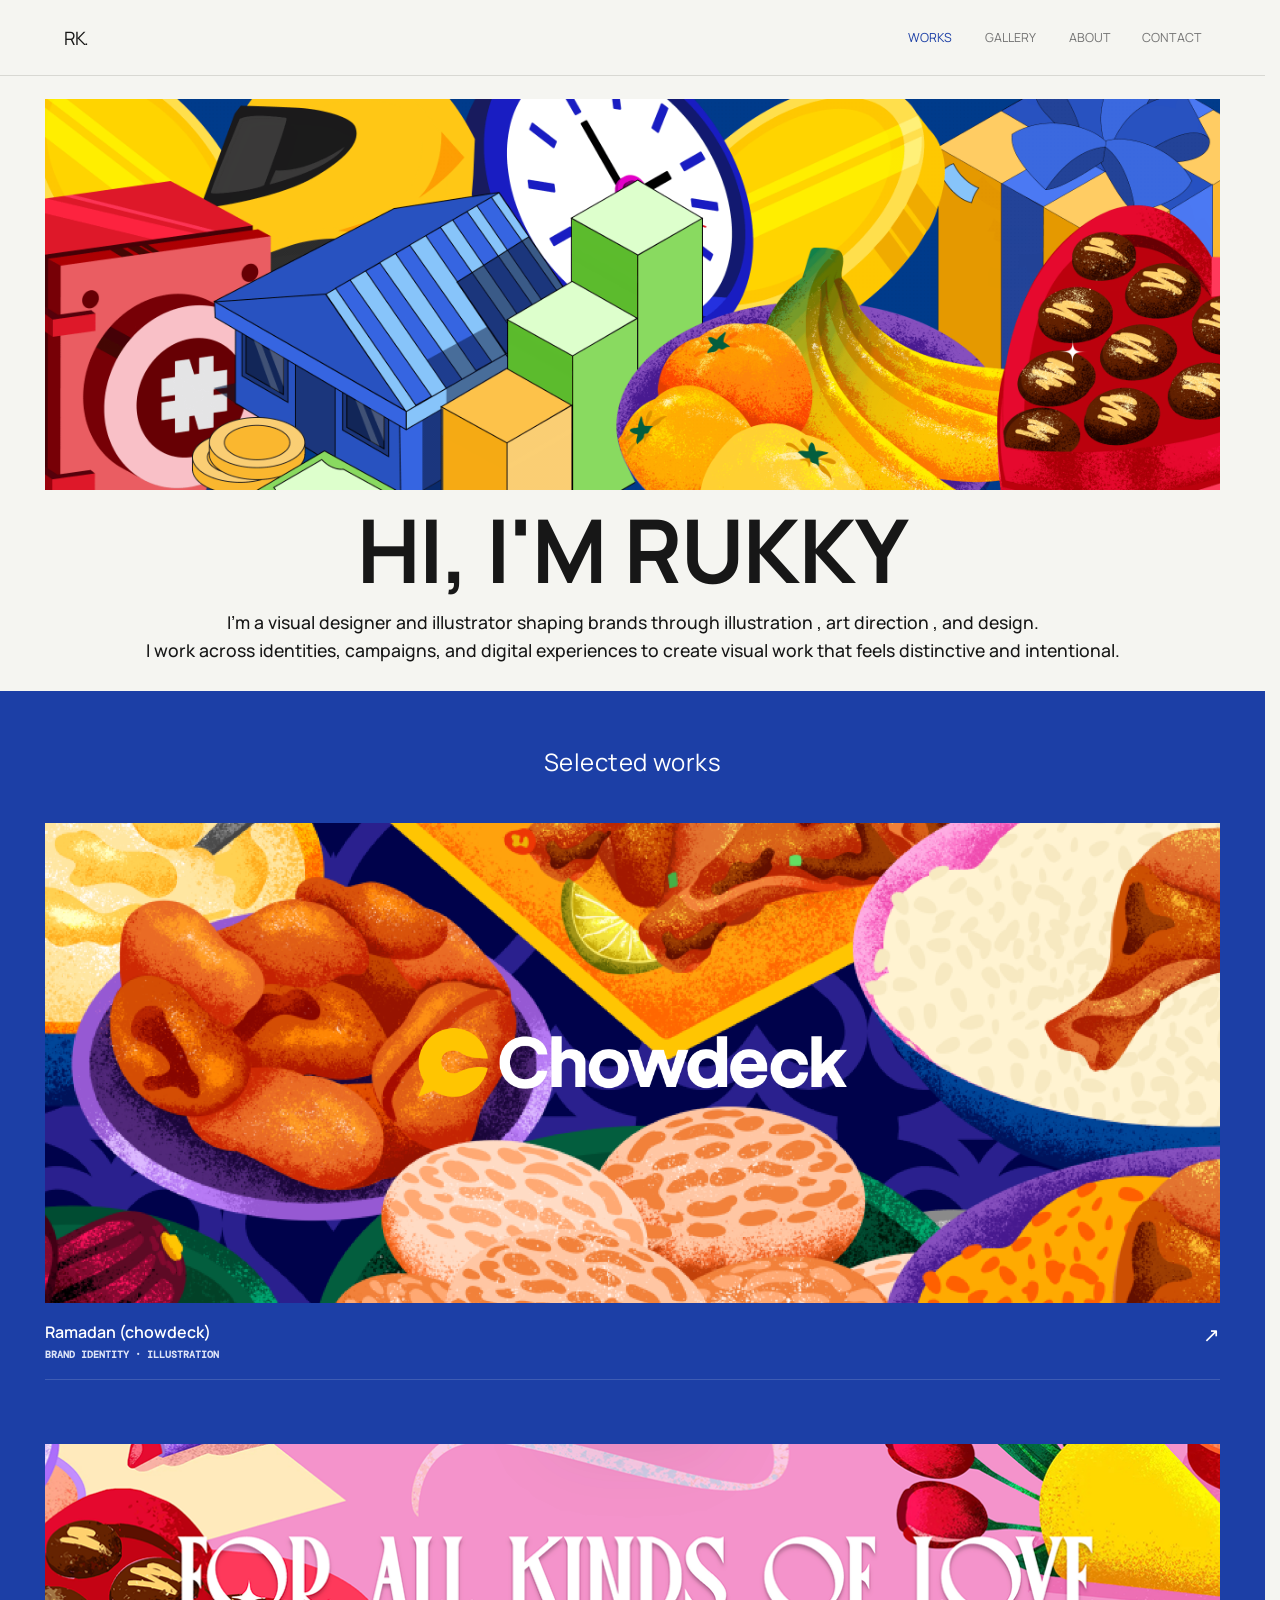
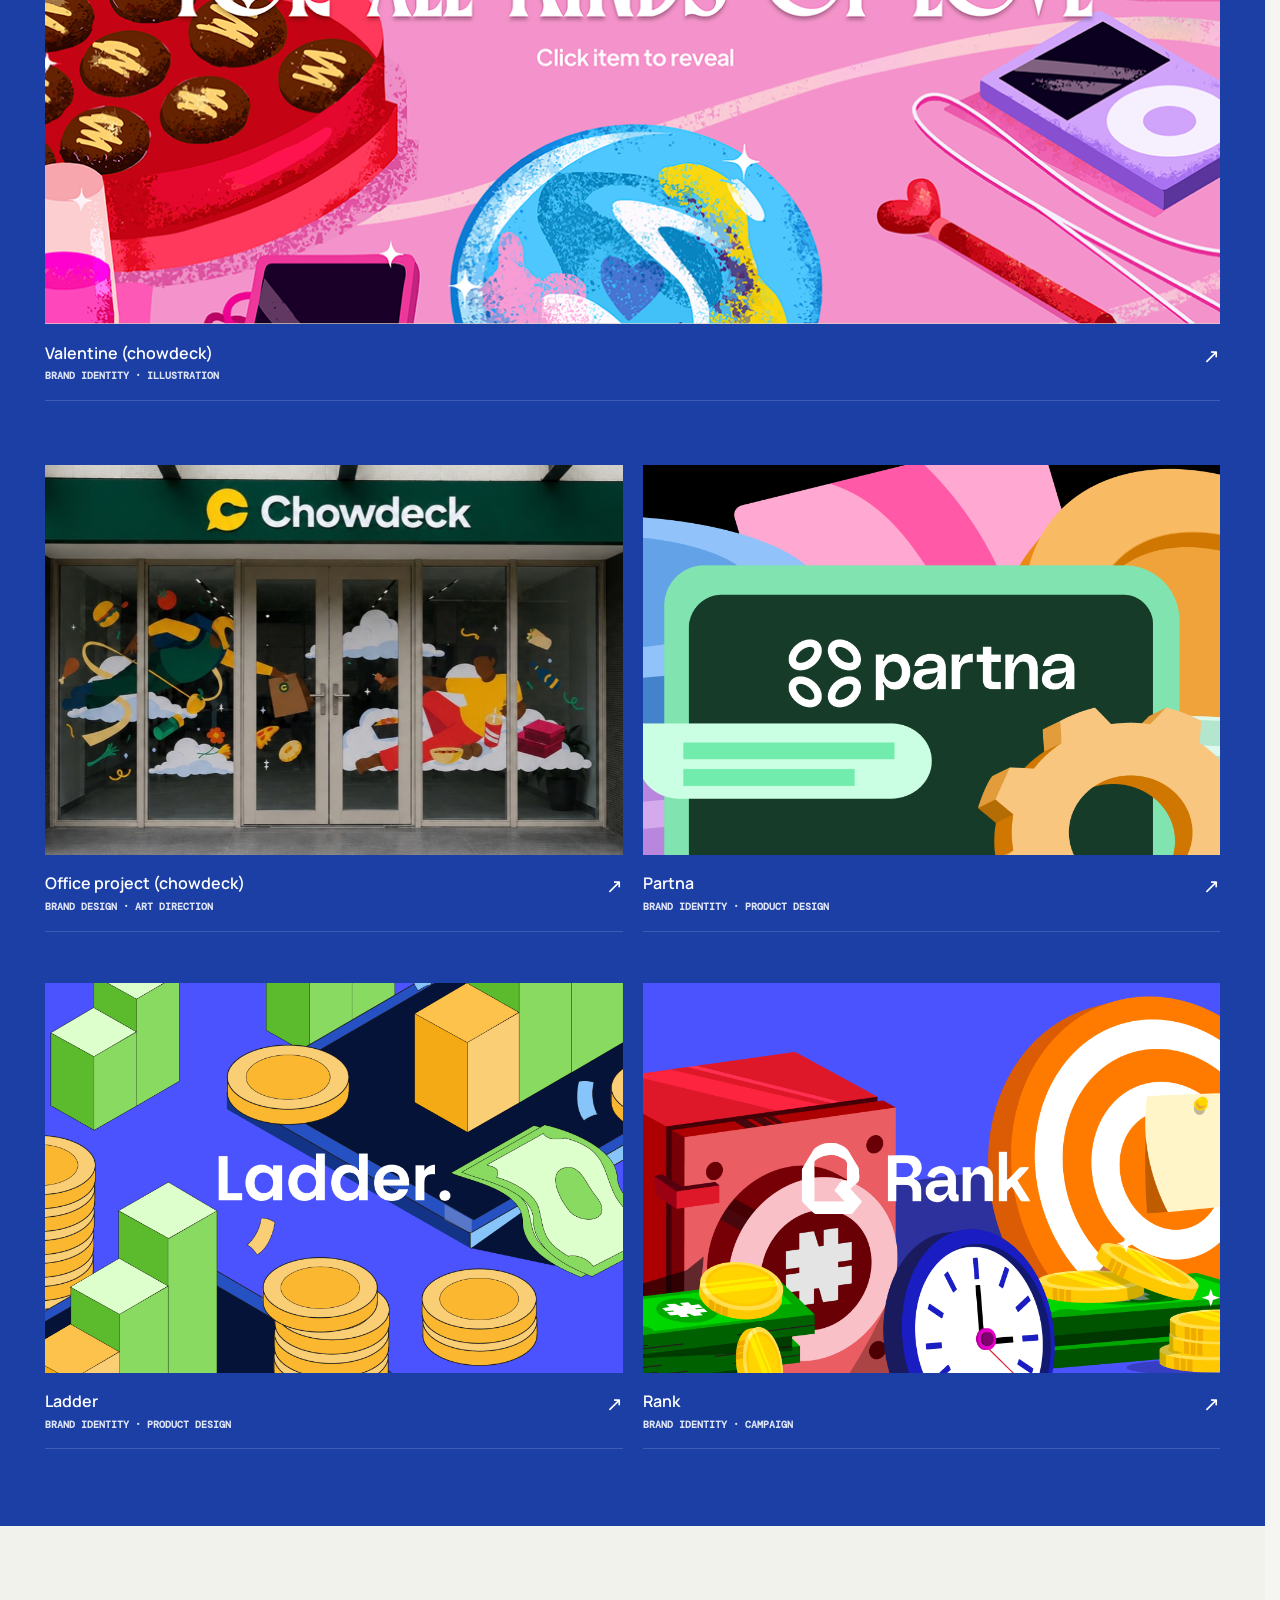
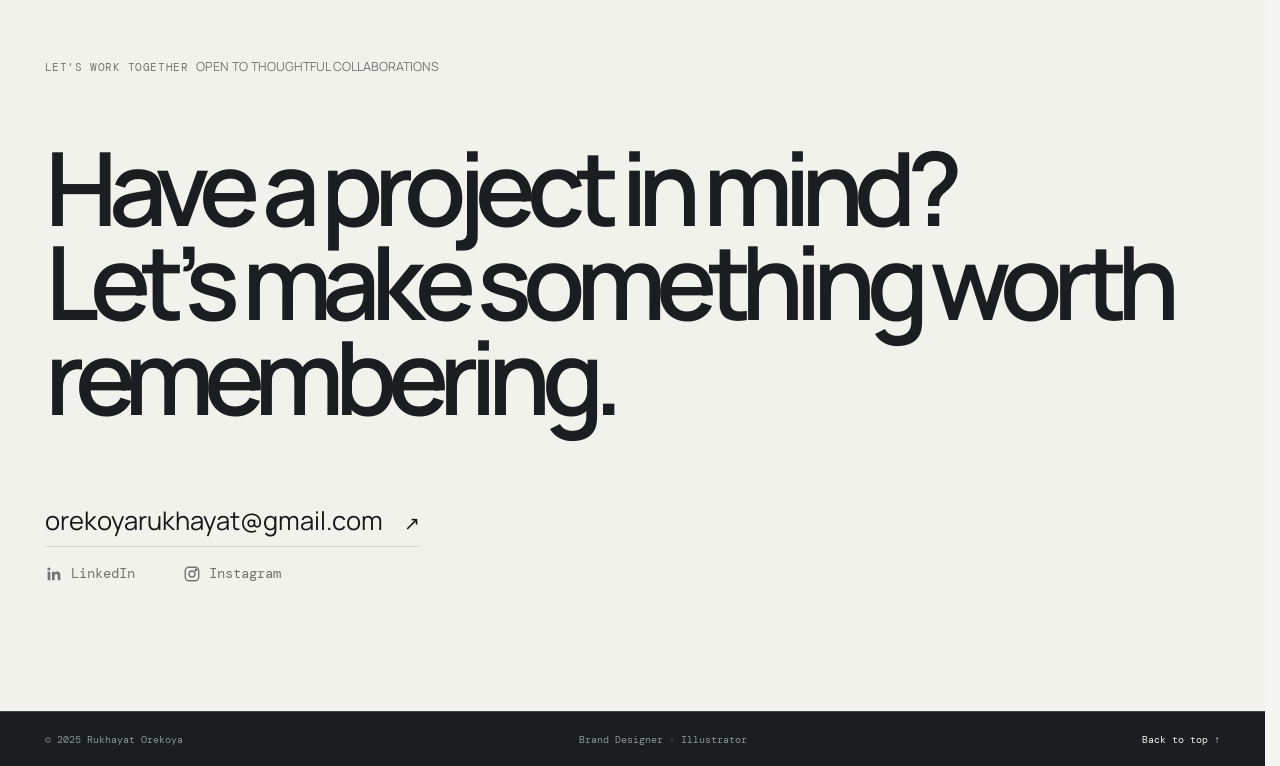
<file: index.html>
<!doctype html>
<html lang="en">
<head>
  <meta charset="UTF-8" />
  <meta name="viewport" content="width=device-width, initial-scale=1.0" />
  <meta name="description" content="A selected portfolio of thoughtful digital design and visual work." />
  <title>RUKKY — Digital Designer</title>
  <link rel="preconnect" href="https://fonts.googleapis.com" />
  <link rel="preconnect" href="https://fonts.gstatic.com" crossorigin />
  <link href="https://fonts.googleapis.com/css2?family=BBH+Bartle&family=DM+Mono:wght@400;500&family=Manrope:wght@400;500;600;700;800&display=swap" rel="stylesheet" />
  <link rel="stylesheet" href="style.css" />
</head>
<body>

  <header class="site-header">
    <a class="brand" href="#top" aria-label="Rukky home"><span>RK.</span></a>
    <button class="nav-hamburger" id="navHamburger" type="button" aria-expanded="false" aria-controls="navLinks" aria-label="Open menu">
      <span></span><span></span><span></span>
    </button>
    <nav id="navLinks" aria-label="Primary navigation" aria-hidden="true">
        <a href="#work" aria-current="page">Works</a>
      <a href="gallery.html">Gallery</a>
      <a href="about.html">About</a>
      <a href="#contact">Contact</a>
    </nav>
  </header>

  <main id="top">
   <section class="hero section-pad">
  <div class="hero-banner reveal">
    <!-- placeholder — swap src with the real illustration banner later -->
    <img src="/project_images/landing page.gif" alt="Illustrated banner" loading="lazy" />
  </div>

  <div class="hero-intro">
    <h1 class="hero-title reveal">HI, I'M RUKKY</h1>
    <p class="hero-body reveal">
    I’m a visual designer and illustrator shaping brands through illustration , art direction , and design. <br /> I work across identities, campaigns, and digital experiences to create visual work that feels distinctive and intentional.
    </p>
  </div>
</section>

<section id="work" class="work work-blue">
  <div class="section-pad">
    <div class="hero-section-label reveal">Selected works</div>

    <a class="project-card featured-project reveal" href="/ramadan.html">
      <div class="project-image image-one">
        <img class="project-art" src="/project_images/chowdeck_banner.png" alt="Chowdeck project preview" />
      </div>
      <div class="project-meta">
        <div>
          <h2>Ramadan (chowdeck)</h2>
          <p>Brand identity · Illustration</p>
        </div>
        <span class="project-arrow">↗︎</span>
      </div>
    </a>
       <a class="project-card featured-project reveal" href="/valentine.html">
      <div class="project-image image-one">
        <img class="project-art" src="/project_images/val_nw.png" alt="Chowdeck project preview" />
      </div>
      <div class="project-meta">
        <div>
          <h2>Valentine (chowdeck)</h2>
          <p>Brand identity · Illustration</p>
        </div>
        <span class="project-arrow">↗︎</span>
      </div>
    </a>
    <div class="project-grid">
        <a class="project-card reveal" href="/office.html">
          <div class="project-image image-two">
            <img class="project-art" src="/project_images/office banner.JPEG" alt="valentine project preview" />
          </div>
          <div class="project-meta">
            <div>
              <h2>Office project (chowdeck)</h2>
              <p>Brand design · Art direction</p>
            </div>
            <span class="project-arrow">↗︎</span>
          </div>
        </a>

      

        <a class="project-card reveal" href="/partna.html">
          <div class="project-image image-three">
            <img class="project-art" src="/project_images/partner.png" alt="office project" />
          </div>
          <div class="project-meta">
            <div>
              <h2>Partna</h2>
              <p>Brand identity · Product design</p>
            </div>
            <span class="project-arrow">↗︎</span>
          </div>
        </a>
           <a class="project-card reveal" href="/ladder.html">
          <div class="project-image image-three">
            <img class="project-art" src="/project_images/ladder.png" alt="office project" />
          </div>
          <div class="project-meta">
            <div>
              <h2>Ladder</h2>
              <p>Brand identity · Product design</p>
            </div>
            <span class="project-arrow">↗︎</span>
          </div>
        </a>

        <a class="project-card reveal" href="/rank.html">
          <div class="project-image image-four">
            <img class="project-art" src="/project_images/rank.png" alt="Agrify project preview" />
          </div>
          <div class="project-meta">
            <div>
              <h2>Rank</h2>
              <p>Brand identity · Campaign</p>
            </div>
            <span class="project-arrow">↗︎</span>
          </div>
        </a>
       </div>
   
</section>


   <section id="contact" class="contact section-pad">
  <div class="contact-top reveal">
    <span class="eyebrow">Let's work together </span>
    <span class="contact-aside"> OPEN TO THOUGHTFUL COLLABORATIONS</span>
  </div>
  <h2 class="reveal">
   Have a project in mind?<br />Let’s make something worth remembering.</h2>
  <a class="email-link reveal" href="mailto:orekoyarukhayat@gmail.com">orekoyarukhayat@gmail.com <span>↗︎</span></a>

 <div class="social-links reveal">
  <a href="https://www.linkedin.com/in/rukhayat-orekoya?utm_source=share_via&utm_content=profile&utm_medium=member_ios" target="_blank" rel="noopener">
    <svg width="18" height="18" viewBox="0 0 24 24" fill="currentColor"><path d="M20.45 20.45h-3.56v-5.57c0-1.33-.02-3.04-1.85-3.04-1.85 0-2.14 1.45-2.14 2.94v5.67H9.34V9h3.41v1.56h.05c.48-.9 1.64-1.85 3.37-1.85 3.6 0 4.27 2.37 4.27 5.45v6.29zM5.34 7.43a2.07 2.07 0 1 1 0-4.13 2.07 2.07 0 0 1 0 4.13zM7.12 20.45H3.56V9h3.56v11.45z"/></svg>
    LinkedIn
  </a>
  <a href="https://www.instagram.com/rukkyart?stkn=MXMyMzc0OGVqNjNodw%3D%3D&utm_source=qr" target="_blank" rel="noopener">
    <svg width="18" height="18" viewBox="0 0 24 24" fill="none" stroke="currentColor" stroke-width="1.8"><rect x="3" y="3" width="18" height="18" rx="5"/><circle cx="12" cy="12" r="4"/><circle cx="17.3" cy="6.7" r="1"/></svg>
    Instagram
  </a>
</div>
</section>
  </main>

  <footer class="site-footer section-pad">
    <span>© 2025 Rukhayat Orekoya</span>
    <span>Brand Designer · Illustrator</span>
    <a href="#top">Back to top ↑</a>
  </footer>
  <script src="script.js"></script>
</body>
</html>
</file>
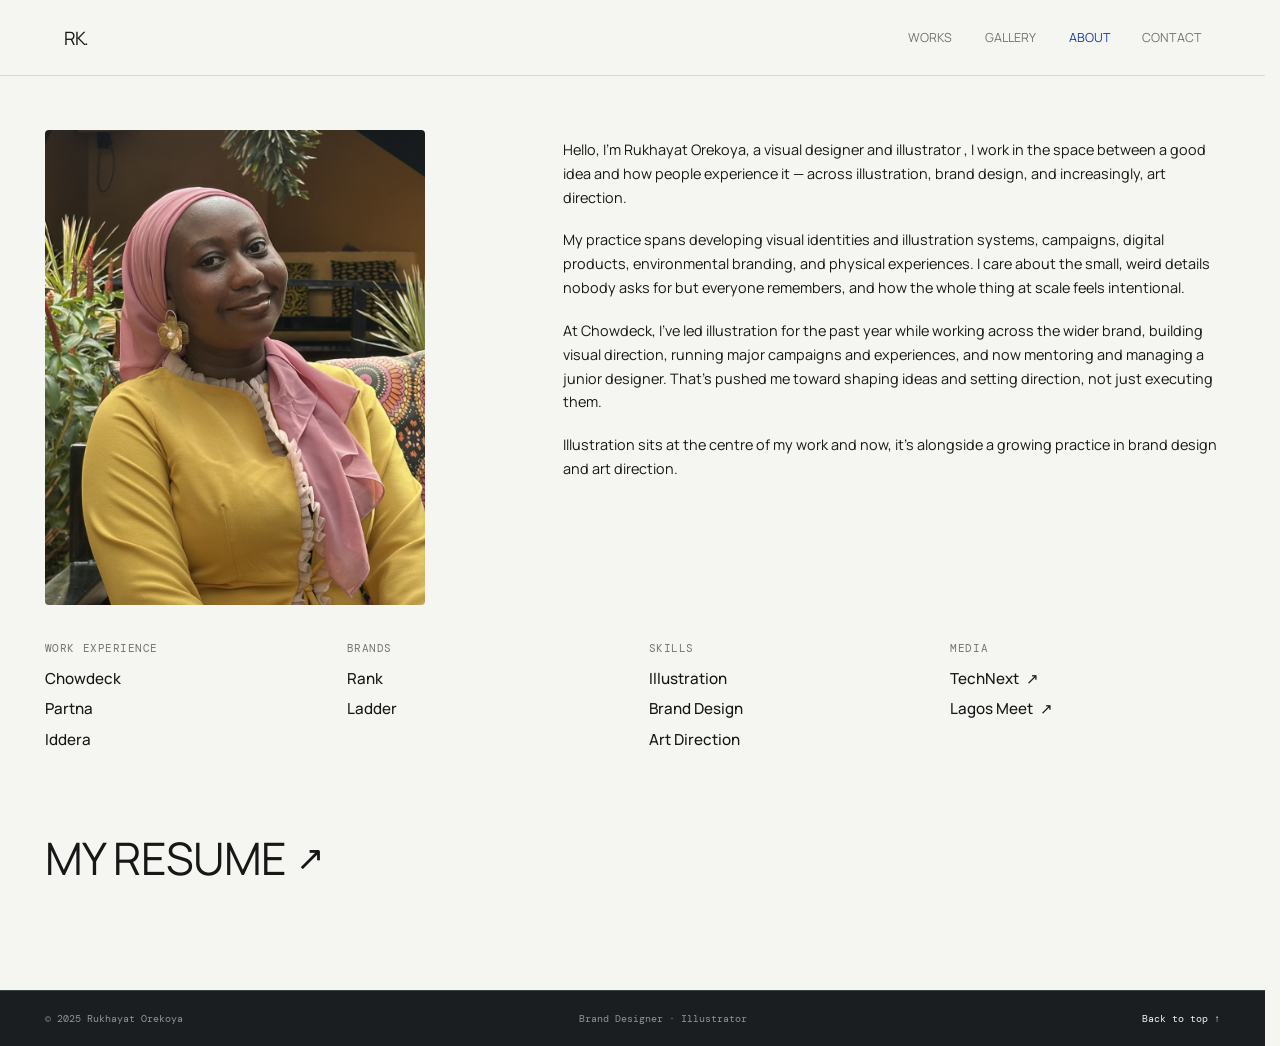
<file: about.html>
<!doctype html>
<html lang="en">
<head>
  <meta charset="UTF-8" />
  <meta name="viewport" content="width=device-width, initial-scale=1.0" />
  <meta name="description" content="About Rukky — brand designer and illustrator." />
  <title>About — RUKKY</title>
  <link rel="preconnect" href="https://fonts.googleapis.com" />
  <link rel="preconnect" href="https://fonts.gstatic.com" crossorigin />
  <link href="https://fonts.googleapis.com/css2?family=BBH+Bartle&family=DM+Mono:wght@400;500&family=Manrope:wght@400;500;600;700;800&display=swap" rel="stylesheet" />
  <link rel="stylesheet" href="style.css" />
  <link rel="stylesheet" href="about.css" />
</head>
<body>

  <header class="site-header">
    <a class="brand" href="index.html#top" aria-label="Rukky home"><span>RK.</span></a>
    <button class="nav-hamburger" id="navHamburger" type="button" aria-expanded="false" aria-controls="navLinks" aria-label="Open menu">
      <span></span><span></span><span></span>
    </button>
    <nav id="navLinks" aria-label="Primary navigation" aria-hidden="true">
      <a href="index.html#work">Works</a>
      <a href="gallery.html">Gallery</a>
      <a href="about.html" aria-current="page">About</a>
      <a href="index.html#contact">Contact</a>
    </nav>
  </header>

  <main class="about-page section-pad">

    <div class="about-top">
      <div class="about-photo reveal">
        <img src="/about_image/Mask group (1).png" alt="Portrait of Rukky" loading="lazy" />
      </div>

      <div class="about-copy reveal">
        <p>Hello, I’m Rukhayat Orekoya, a visual designer and illustrator , I work in the space between a good idea and how people experience it — across illustration, brand design, and increasingly, art direction.</p>
        <p>My practice spans developing visual identities and illustration systems, campaigns, digital products, environmental branding, and physical experiences. I care about the small, weird details nobody asks for but everyone remembers, and how the whole thing at scale feels intentional.</p>
        <p>At Chowdeck, I've led illustration for the past year while working across the wider brand, building visual direction, running major campaigns and experiences, and now mentoring and managing a junior designer. That's pushed me toward shaping ideas and setting direction, not just executing them.</p>
        <p>Illustration sits at the centre of my work and now, it's alongside a growing practice in brand design and art direction.</p>
      </div>
    </div>

    <div class="about-info-grid reveal">
      <div class="info-col">
        <span class="info-heading">Work Experience</span>
        <ul>
          <li>Chowdeck</li>
          <li>Partna</li>
          <li>Iddera</li>
        </ul>
      </div>

      <div class="info-col">
        <span class="info-heading">Brands</span>
        <ul>
          <li>Rank</li>
          <li>Ladder</li>
        </ul>
      </div>

      <div class="info-col">
        <span class="info-heading">Skills</span>
        <ul>
          <li>Illustration</li>
          <li>Brand Design</li>
          <li>Art Direction</li>
        </ul>
      </div>

      <div class="info-col">
        <span class="info-heading">Media</span>
        <ul>
          <li><a href="https://technext24.com/2026/03/09/tech-trivia-with-rukhayat-orekoya-brand/">TechNext <span>↗&#xFE0E;</span></a></li>
          <li><a href="https://www.instagram.com/p/DVbAoucCLzO/?stkn=NGVlZGlpcnlzb3Js">Lagos Meet <span>↗&#xFE0E;</span></a></li>
        </ul>
      </div>
    </div>

   <a class="resume-link reveal" href="/about_image/Rukhayat_Orekoya_Resume.pdf" download>MY RESUME <span>↗︎</span></a>
    

  </main>

  <footer class="site-footer section-pad">
    <span>© 2025 Rukhayat Orekoya</span>
    <span>Brand Designer · Illustrator</span>
    <a href="index.html#top">Back to top ↑</a>
  </footer>

  <script src="script.js"></script>
</body>
</html>
</file>
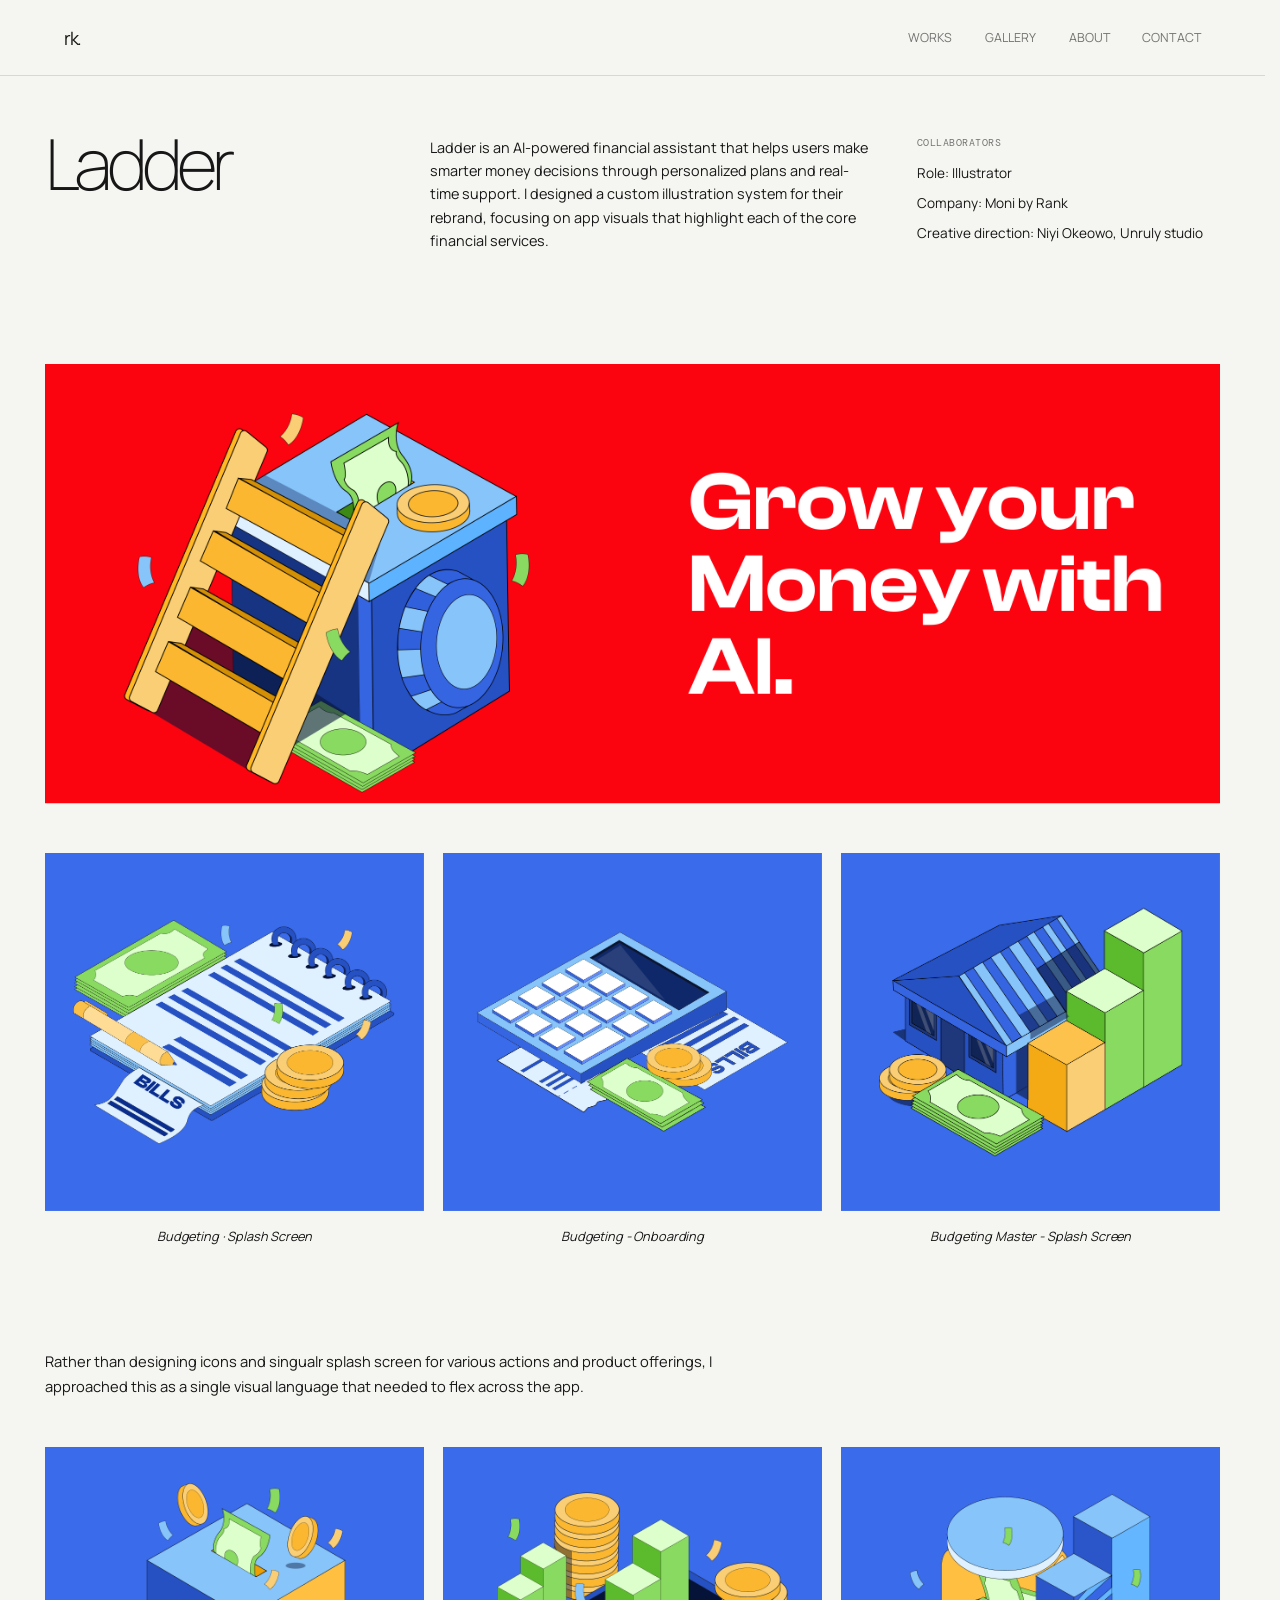
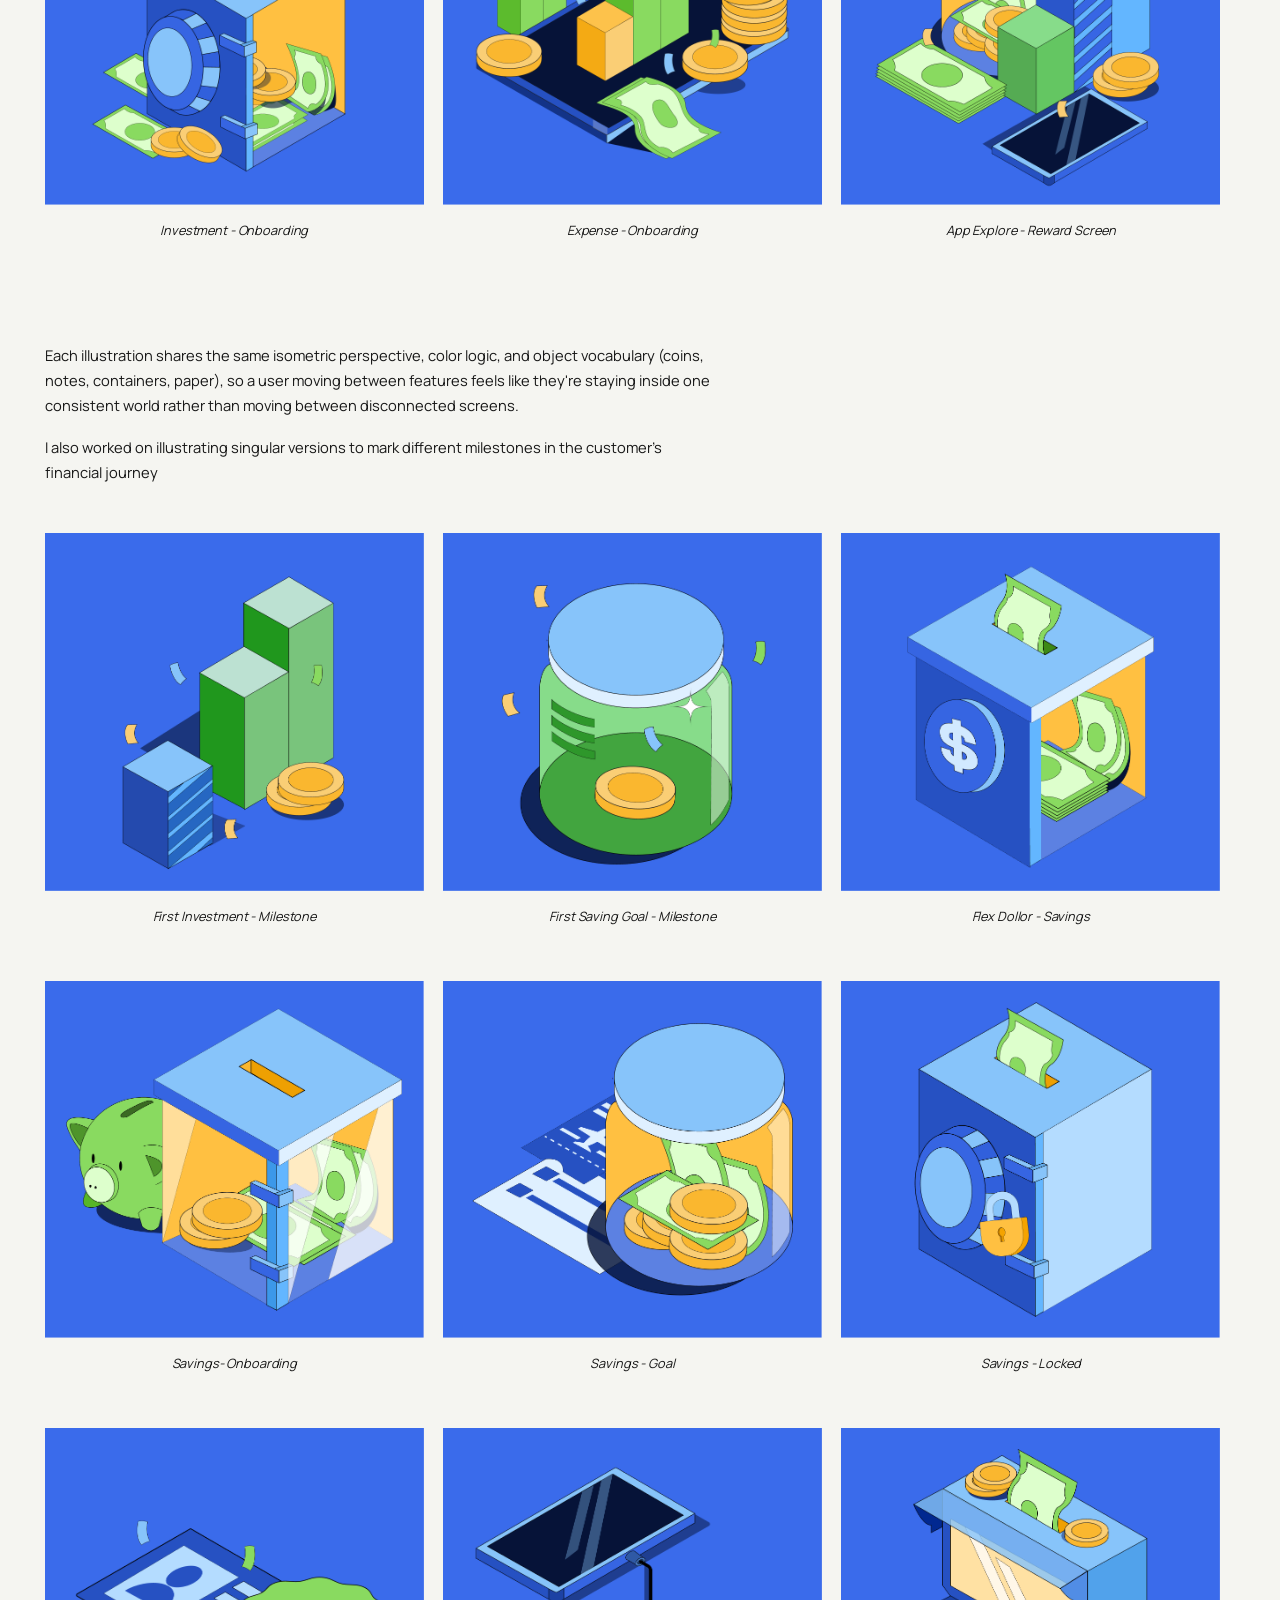
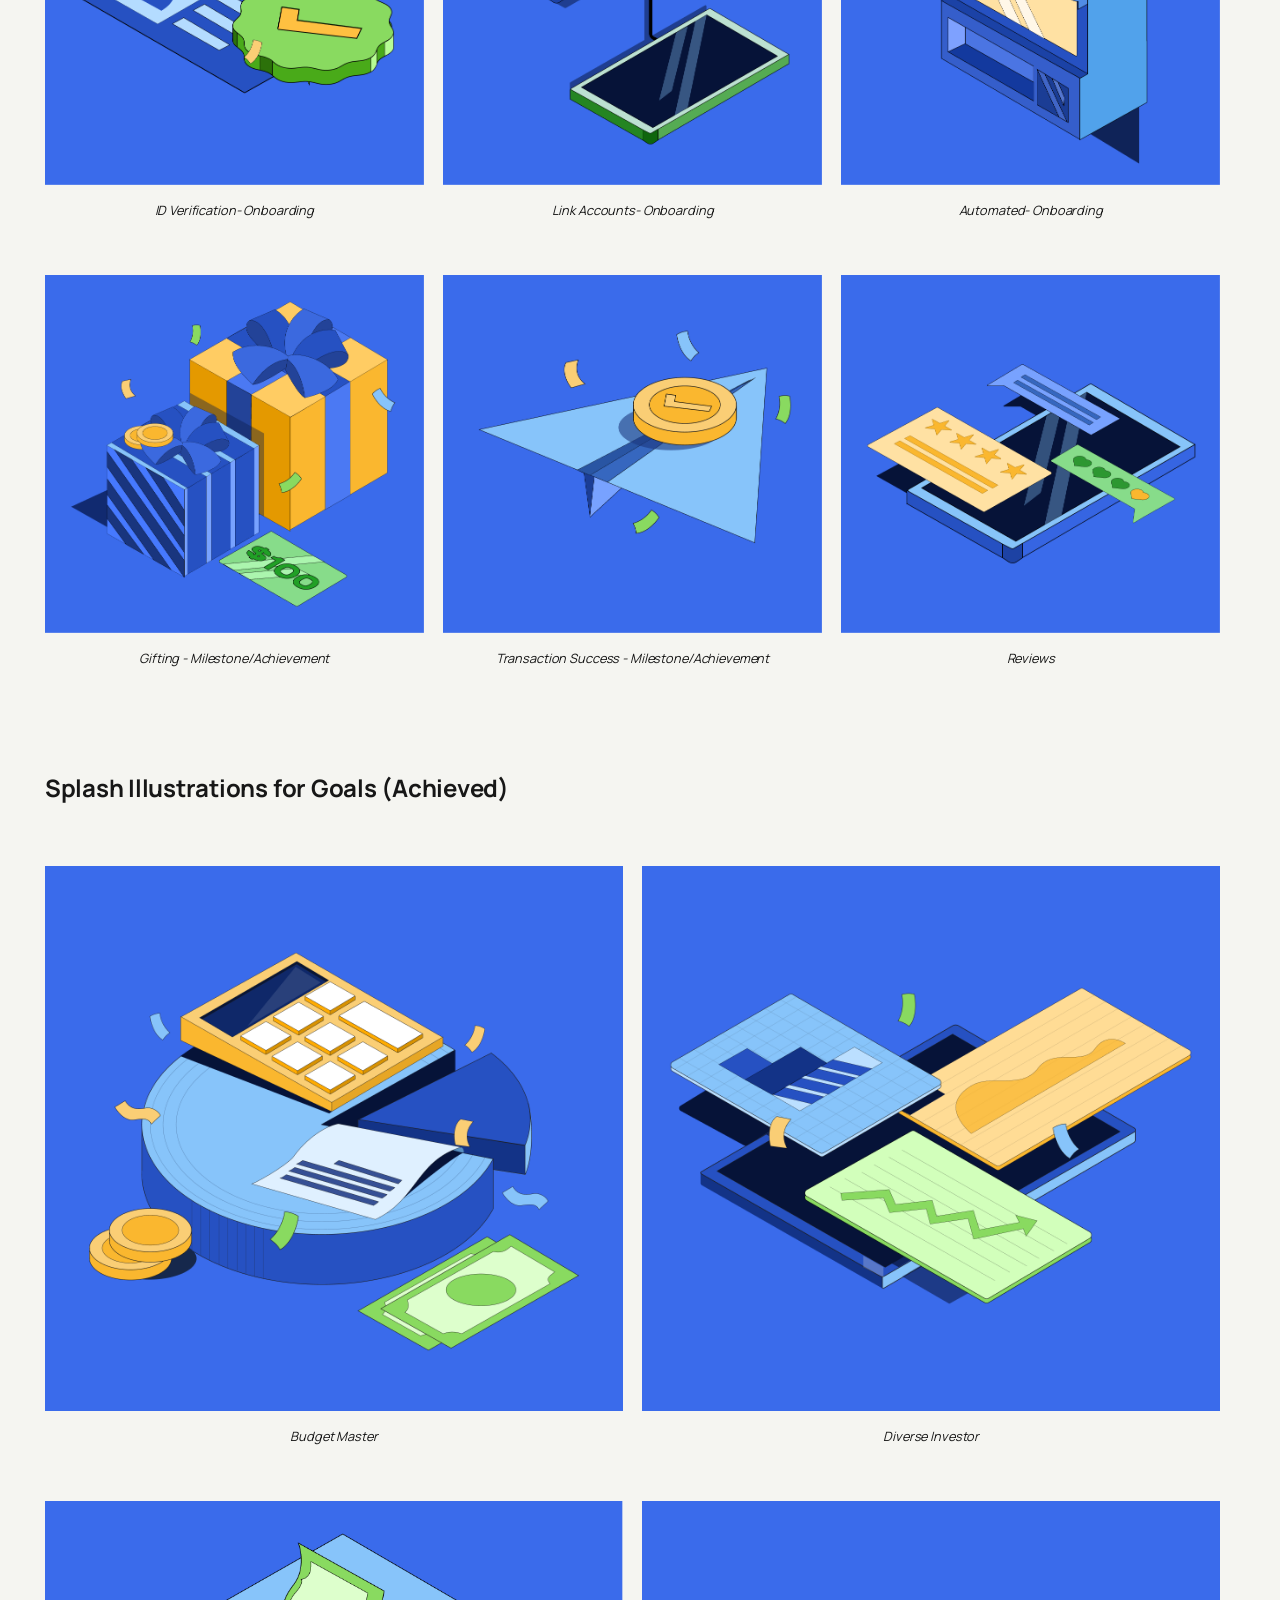
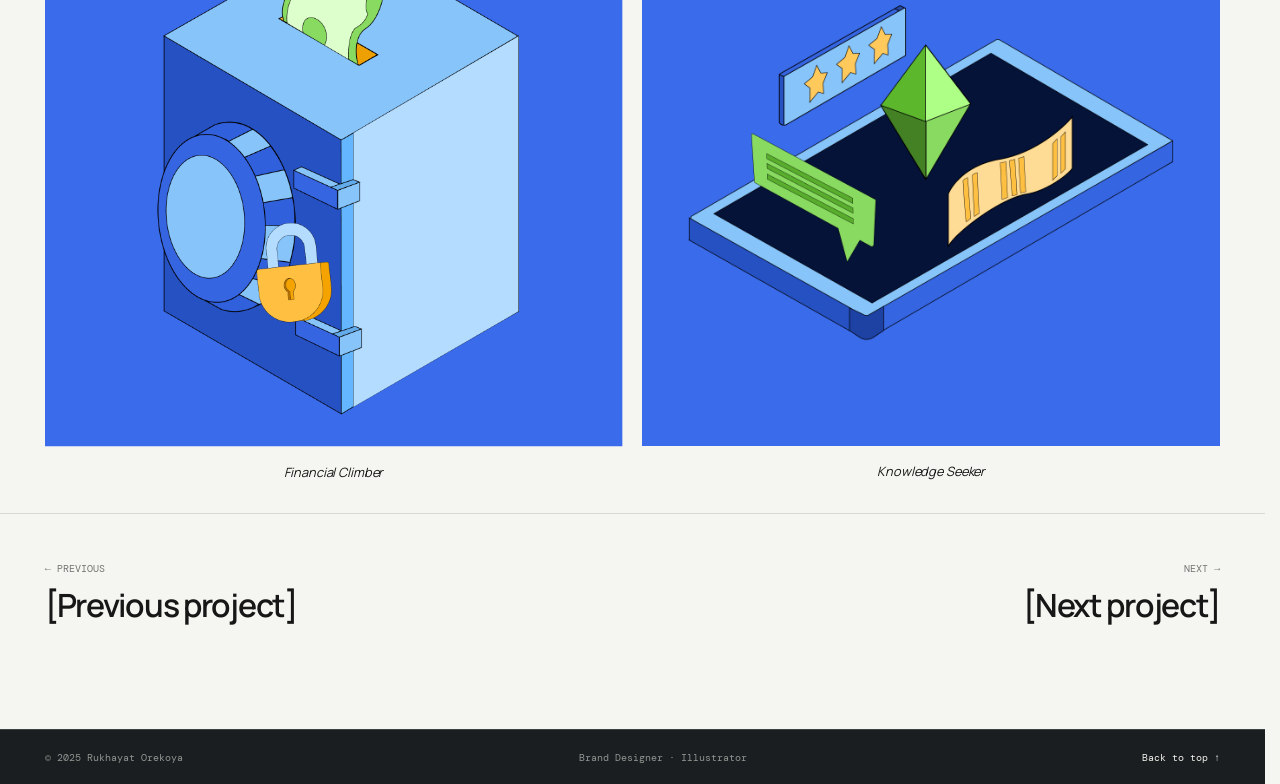
<file: ladder.html>
<!doctype html>
<html lang="en">
<head>
  <meta charset="UTF-8" />
  <meta name="viewport" content="width=device-width, initial-scale=1.0" />
  <meta name="description" content="Case study — [Project Name] by Rukky." />
  <title>[PARTNA] — RUKKY</title>
  <link rel="preconnect" href="https://fonts.googleapis.com" />
  <link rel="preconnect" href="https://fonts.gstatic.com" crossorigin />
  <link href="https://fonts.googleapis.com/css2?family=DM+Mono:wght@400;500&family=Manrope:wght@400;500;600;700;800&display=swap" rel="stylesheet" />
 <link href="https://fonts.googleapis.com/css2?family=BBH+Bartle&family=DM+Mono:wght@400;500&family=Manrope:wght@400;500;600;700;800&display=swap" rel="stylesheet" />
  <link rel="stylesheet" href="style.css" />
  <link rel="stylesheet" href="project.css" />
</head>
<body>
  <header class="site-header">
    <a class="brand" href="index.html#top" aria-label="Rukky home"><span>rk.</span></a>
    <button class="nav-hamburger" id="navHamburger" type="button" aria-expanded="false" aria-controls="navLinks" aria-label="Open menu">
      <span></span><span></span><span></span>
    </button>
    <nav id="navLinks" aria-label="Primary navigation" aria-hidden="true">
      <a href="index.html#work">Works</a>
      <a href="gallery.html">Gallery</a>
      <a href="about.html">About</a>
      <a href="index.html#contact">Contact</a>
    </nav>
  </header>

  <main id="top">

<!-- Project header — trimmed padding so this + first image show on load -->
    <section class="project-hero section-pad">
  <div class="project-hero-grid">
    <div class="project-title-col reveal">
      <h1 class="project-title">Ladder</h1>
       <span class="project-client-tag"> </span>
      
    </div>

    <p class="project-lede reveal">
      Ladder is an AI-powered financial assistant that helps users make smarter money decisions through personalized plans and real-time support. I designed a custom illustration system for their rebrand, focusing on app visuals that highlight each of the core financial services.

    </p>

    <dl class="project-meta-list reveal">
      <div><dt>Collaborators</dt></div>
      <div><dd>Role: Illustrator</dd></div>
      <div><dd>Company: Moni by Rank</dd></div>
      <div><dd>Creative direction: Niyi Okeowo, Unruly studio</dd></div>
     
    </dl>
  </div>
</section>

<!-- First big image -->
  <section class="project-media section-pad">
   <div class="media-grid-flex">
 <div class="media-block g-12 natural reveal">
  <img class="project-art" src="/ladder_images/Frame 1618870925.png" alt="Chowdeck Ramadan campaign" loading="lazy" />
</div>
</div>
  </section>
  

    <section class="project-media section-pad">
  <div class="media-grid-flex">

    <div class="media-block g-4 natural reveal" >
      <img class="project-art" src="/ladder_images/img1.png" alt="Description" loading="lazy" />
       <span class="media-tag reveal">Budgeting · Splash Screen</span>
    </div>

    <div class="media-block g-4 natural reveal">
      <img class="project-art" src="/ladder_images/img2.png" alt="Description" loading="lazy" />
       <span class="media-tag reveal">Budgeting - Onboarding </span>
    </div>

    <div class="media-block g-4 natural reveal">
      <img class="project-art" src="/ladder_images/img3.png" alt="Description" loading="lazy" />
       <span class="media-tag reveal">Budgeting Master - Splash Screen</span>
    </div>

  </div>
</section>
<section class="project-note section-pad">
  <p class="reveal">Rather than designing icons and singualr splash screen for various actions and product offerings, I approached this as a single visual language that needed to flex across the app. </p>
  
     
     
    </section>

    <section class="project-media section-pad">
  <div class="media-grid-flex">

    <div class="media-block g-4 natural reveal" >
      <img class="project-art" src="/ladder_images/img4.png" alt="Description" loading="lazy" />
       <span class="media-tag reveal">Investment - Onboarding</span>
    </div>

    <div class="media-block g-4 natural reveal">
      <img class="project-art" src="/ladder_images/img5.png" alt="Description" loading="lazy" />
       <span class="media-tag reveal">Expense - Onboarding</span>
    </div>

    <div class="media-block g-4 natural reveal">
      <img class="project-art" src="/ladder_images/img6.png" alt="Description" loading="lazy" />
       <span class="media-tag reveal">App Explore - Reward Screen</span>
    </div>

  </div>
</section>
<section class="project-note section-pad">
  <p class="reveal">Each illustration shares the same isometric perspective, color logic, and object vocabulary (coins, notes, containers, paper), 
so a user moving between features feels like they're staying inside one consistent world rather than moving between disconnected screens.</p>
  <p class="reveal">
I also worked on illustrating singular versions to mark different milestones in the customer’s financial journey</p>
     
     
    </section>

    <section class="project-media section-pad">
      
  <div class="media-grid-flex">

    <div class="media-block g-4 natural reveal" >
      <img class="project-art" src="/ladder_images/img7.png" alt="Description" loading="lazy" />
      <span class="media-tag reveal">First Investment - Milestone</span>
    </div>

    <div class="media-block g-4 natural reveal">
      <img class="project-art" src="/ladder_images/img8.png" alt="Description" loading="lazy" />
      <span class="media-tag reveal">First Saving Goal - Milestone</span>
    </div>

    <div class="media-block g-4 natural reveal">
      <img class="project-art" src="/ladder_images/img9.png" alt="Description" loading="lazy" />
      <span class="media-tag reveal">Flex Dollor - Savings</span>
      
    </div>

  </div>
</section>
    <section class="project-media section-pad">
  <div class="media-grid-flex">

    <div class="media-block g-4 natural reveal" >
      <img class="project-art" src="/ladder_images/img10.png" alt="Description" loading="lazy" />
      <span class="media-tag reveal">Savings- Onboarding</span>
    </div>

    <div class="media-block g-4 natural reveal">
      <img class="project-art" src="/ladder_images/img11.png" alt="Description" loading="lazy" />
      <span class="media-tag reveal">Savings - Goal</span>
    </div>

    <div class="media-block g-4 natural reveal">
      <img class="project-art" src="/ladder_images/img12.png" alt="Description" loading="lazy" />
      <span class="media-tag reveal">Savings - Locked</span>
    </div>

  </div>
</section>



     <section class="project-media section-pad">
  <div class="media-grid-flex">

    <div class="media-block g-4 natural reveal" >
      <img class="project-art" src="/ladder_images/img13.png" alt="Description" loading="lazy" />
      <span class="media-tag reveal">ID Verification- Onboarding</span>
    </div>

    <div class="media-block g-4 natural reveal">
      <img class="project-art" src="/ladder_images/img14.png" alt="Description" loading="lazy" />
      <span class="media-tag reveal">Link Accounts- Onboarding</span>
    </div>

    <div class="media-block g-4 natural reveal">
      <img class="project-art" src="/ladder_images/img15.png" alt="Description" loading="lazy" />
      <span class="media-tag reveal">Automated- Onboarding</span>
    </div>

  </div>
</section>
 <section class="project-media section-pad">
  <div class="media-grid-flex">

    <div class="media-block g-4 natural reveal" >
      <img class="project-art" src="/ladder_images/img16.png" alt="Description" loading="lazy" />
      <span class="media-tag reveal">Gifting - Milestone/Achievement</span>
    </div>

    <div class="media-block g-4 natural reveal">
      <img class="project-art" src="/ladder_images/img17.png" alt="Description" loading="lazy" />
      <span class="media-tag reveal">Transaction Success - Milestone/Achievement</span>
    </div>

    <div class="media-block g-4 natural reveal">
      <img class="project-art" src="/ladder_images/img18.png" alt="Description" loading="lazy" />
      <span class="media-tag reveal">Reviews</span>
    </div>

  </div>
</section>

 <section class="project-note section-pad">
  <span class="project-note-heading reveal">Splash Illustrations for Goals (Achieved)</span>
     
    </section>

     <section class="project-media section-pad">
  <div class="media-grid-flex">
     <div class="media-block g-6 natural reveal">
      <img class="project-art" src="/ladder_images/img19.png" alt="Chowdeck campaign detail" loading="lazy" />
      <span class="media-tag reveal">Budget Master</span>
    </div>
   <div class="media-block g-6 natural reveal">
      <img class="project-art" src="/ladder_images/img20.png" alt="Chowdeck campaign detail" loading="lazy" />
      <span class="media-tag reveal">Diverse Investor</span>
    </div>
    </div>
</section>
    <section class="project-media section-pad">
  <div class="media-grid-flex">
     <div class="media-block g-6 natural reveal">
      <img class="project-art" src="/ladder_images/img12.png" alt="Chowdeck campaign detail" loading="lazy" />
      <span class="media-tag reveal">Financial Climber</span>
    </div>
   <div class="media-block g-6 natural reveal">
      <img class="project-art" src="/ladder_images/img22.png" alt="Chowdeck campaign detail" loading="lazy" />
      <span class="media-tag reveal">Knowledge Seeker</span>
    </div>
    </div>
</section>


   
 

    <!-- Prev / Next -->
    <nav class="project-pagination section-pad reveal" aria-label="Other projects">
      <a class="pagination-link prev" href="/partna.html"><span class="pagination-label">← Previous</span><span class="pagination-title">[Previous project]</span></a>
      <a class="pagination-link next" href="/rank.html"><span class="pagination-label">Next →</span><span class="pagination-title">[Next project]</span></a>
    </nav>

  </main>

  <footer class="site-footer section-pad">
    <span>© 2025 Rukhayat Orekoya</span>
    <span>Brand Designer · Illustrator</span>
    <a href="#top">Back to top ↑</a>
  </footer>
  <script src="script.js"></script>
</body>
</html>
</file>
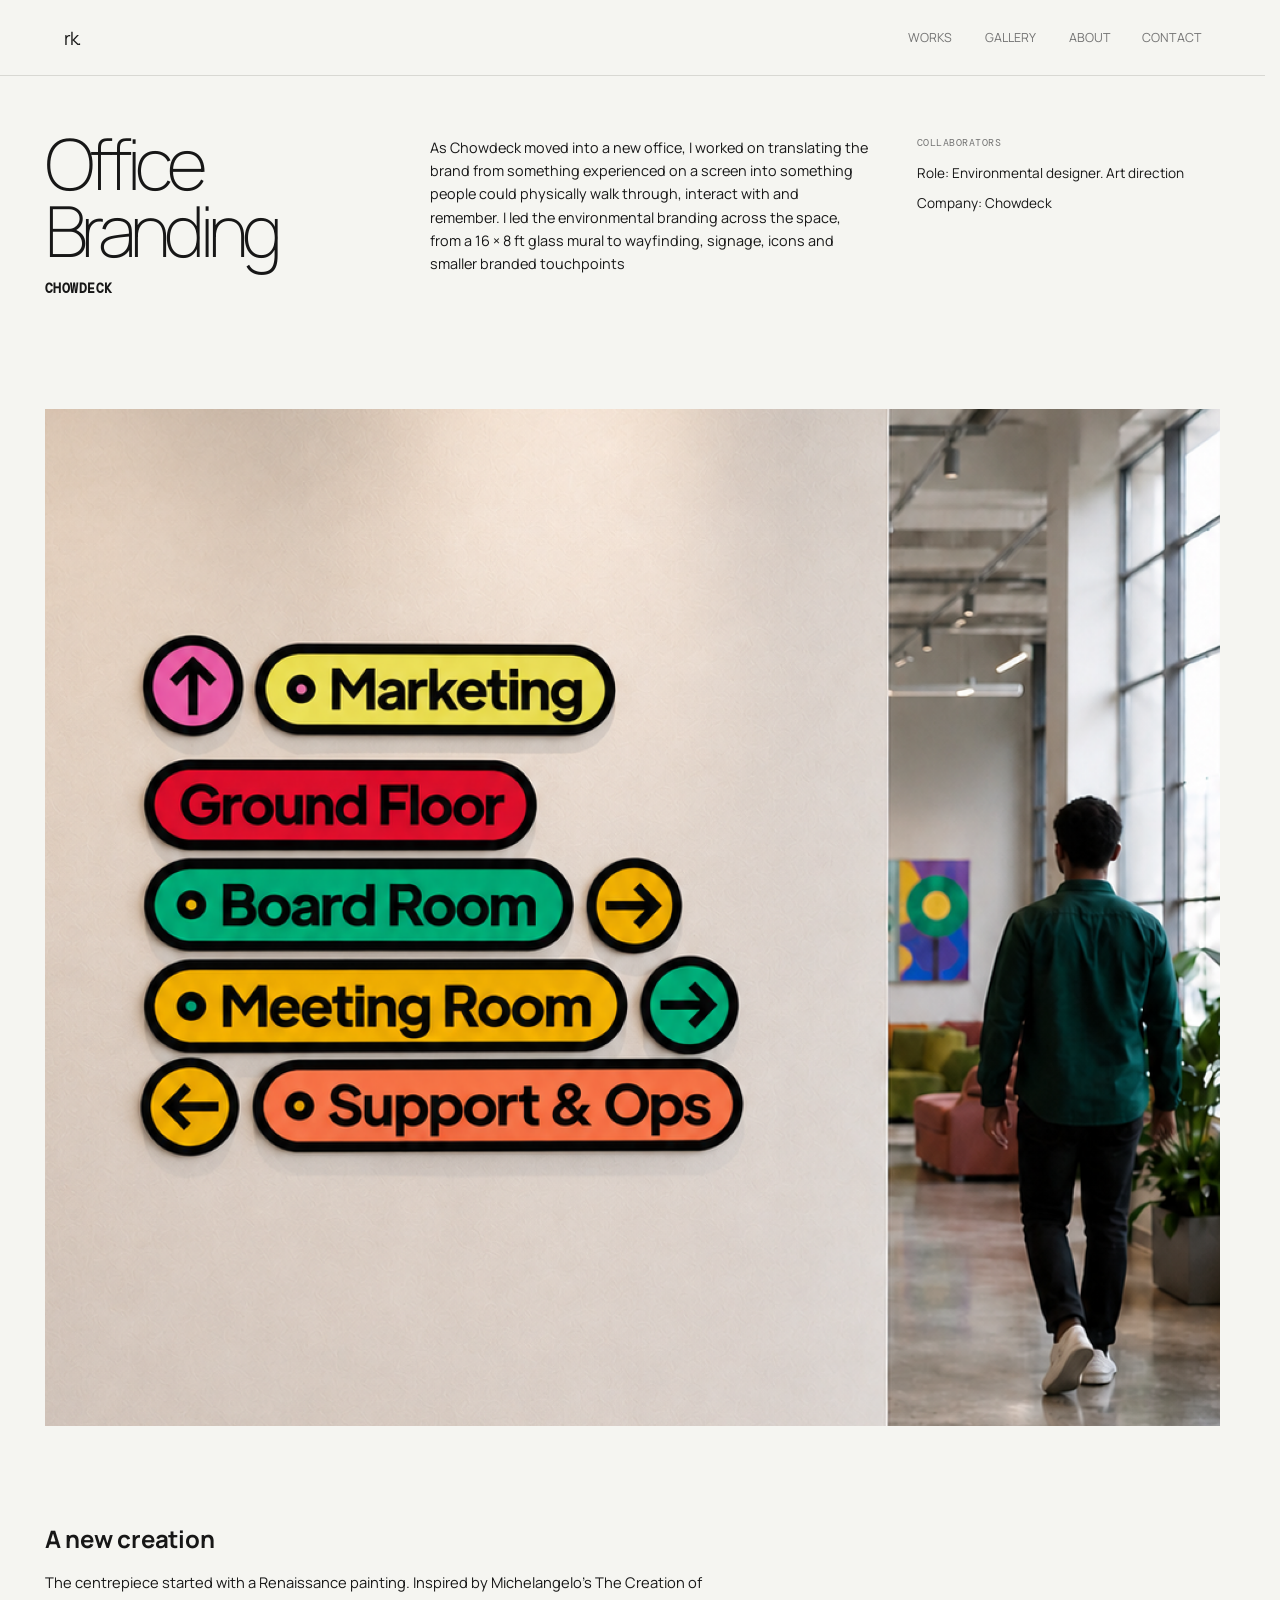
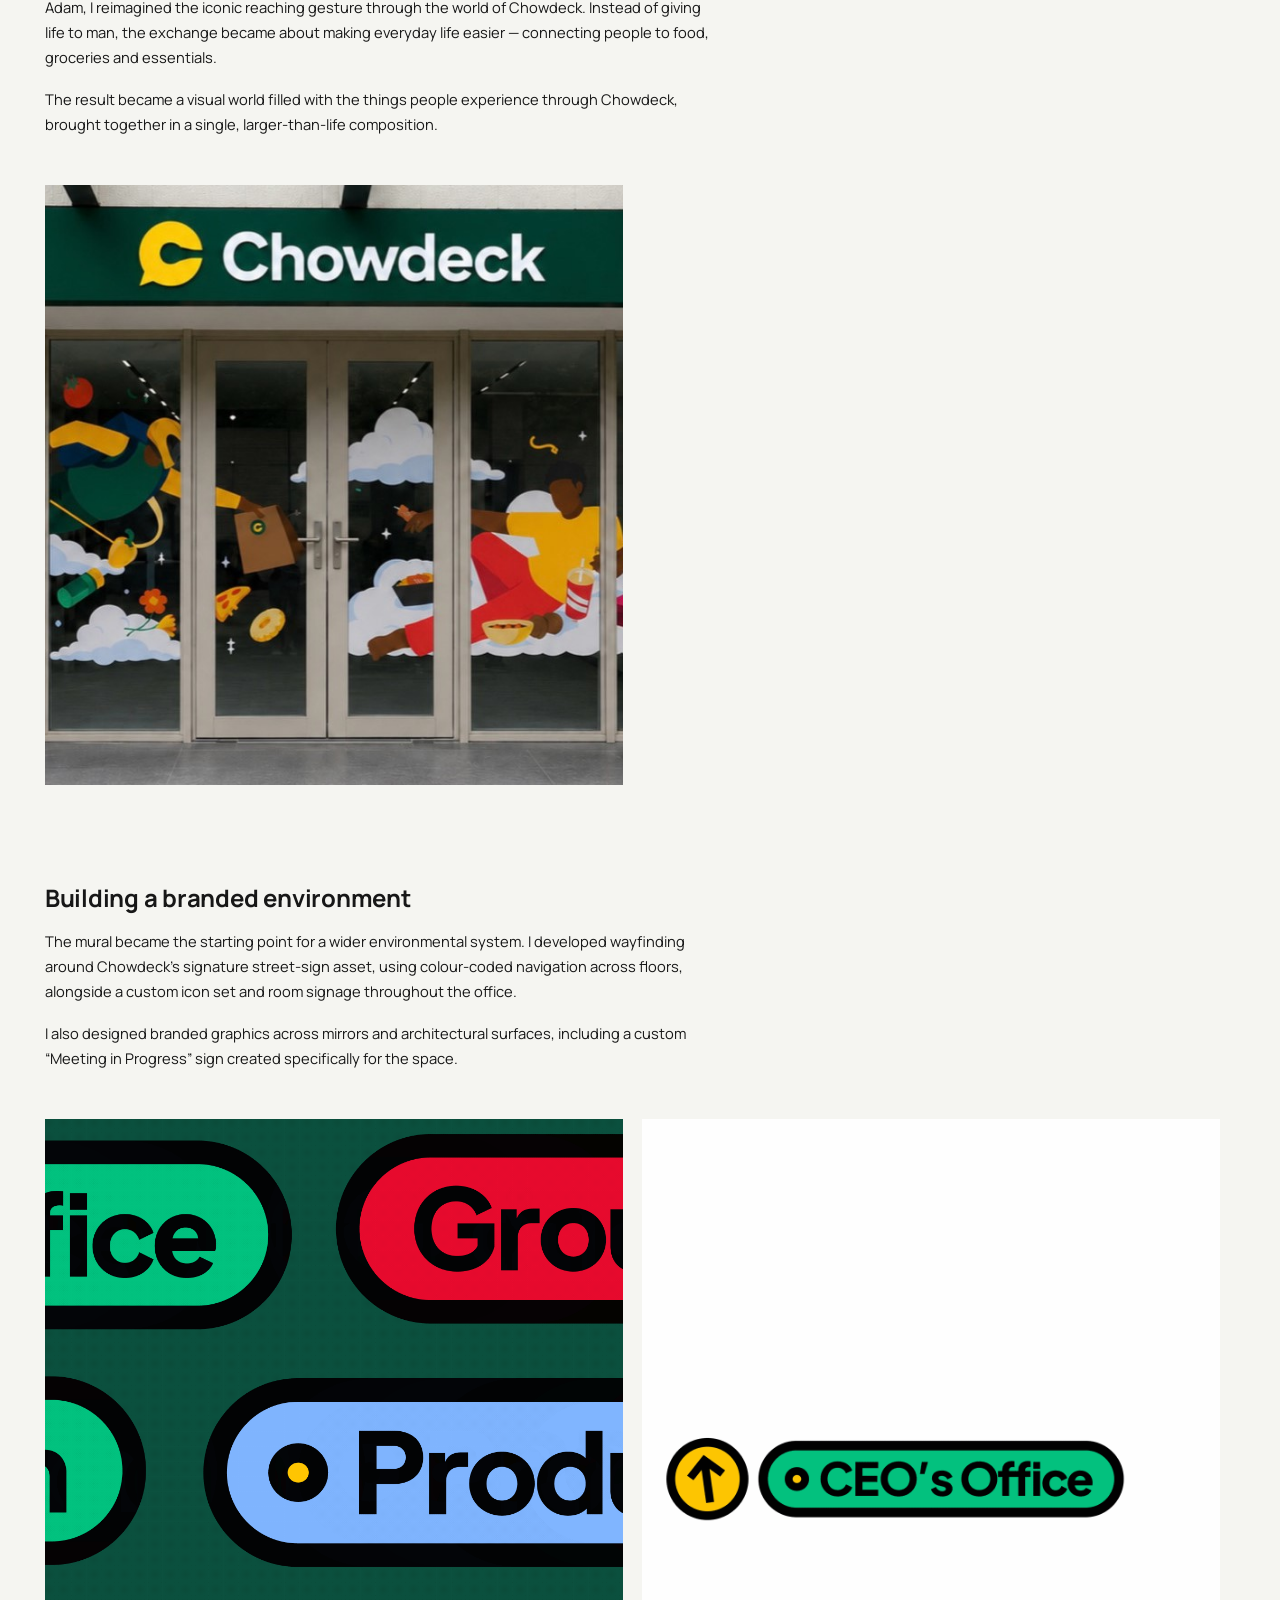
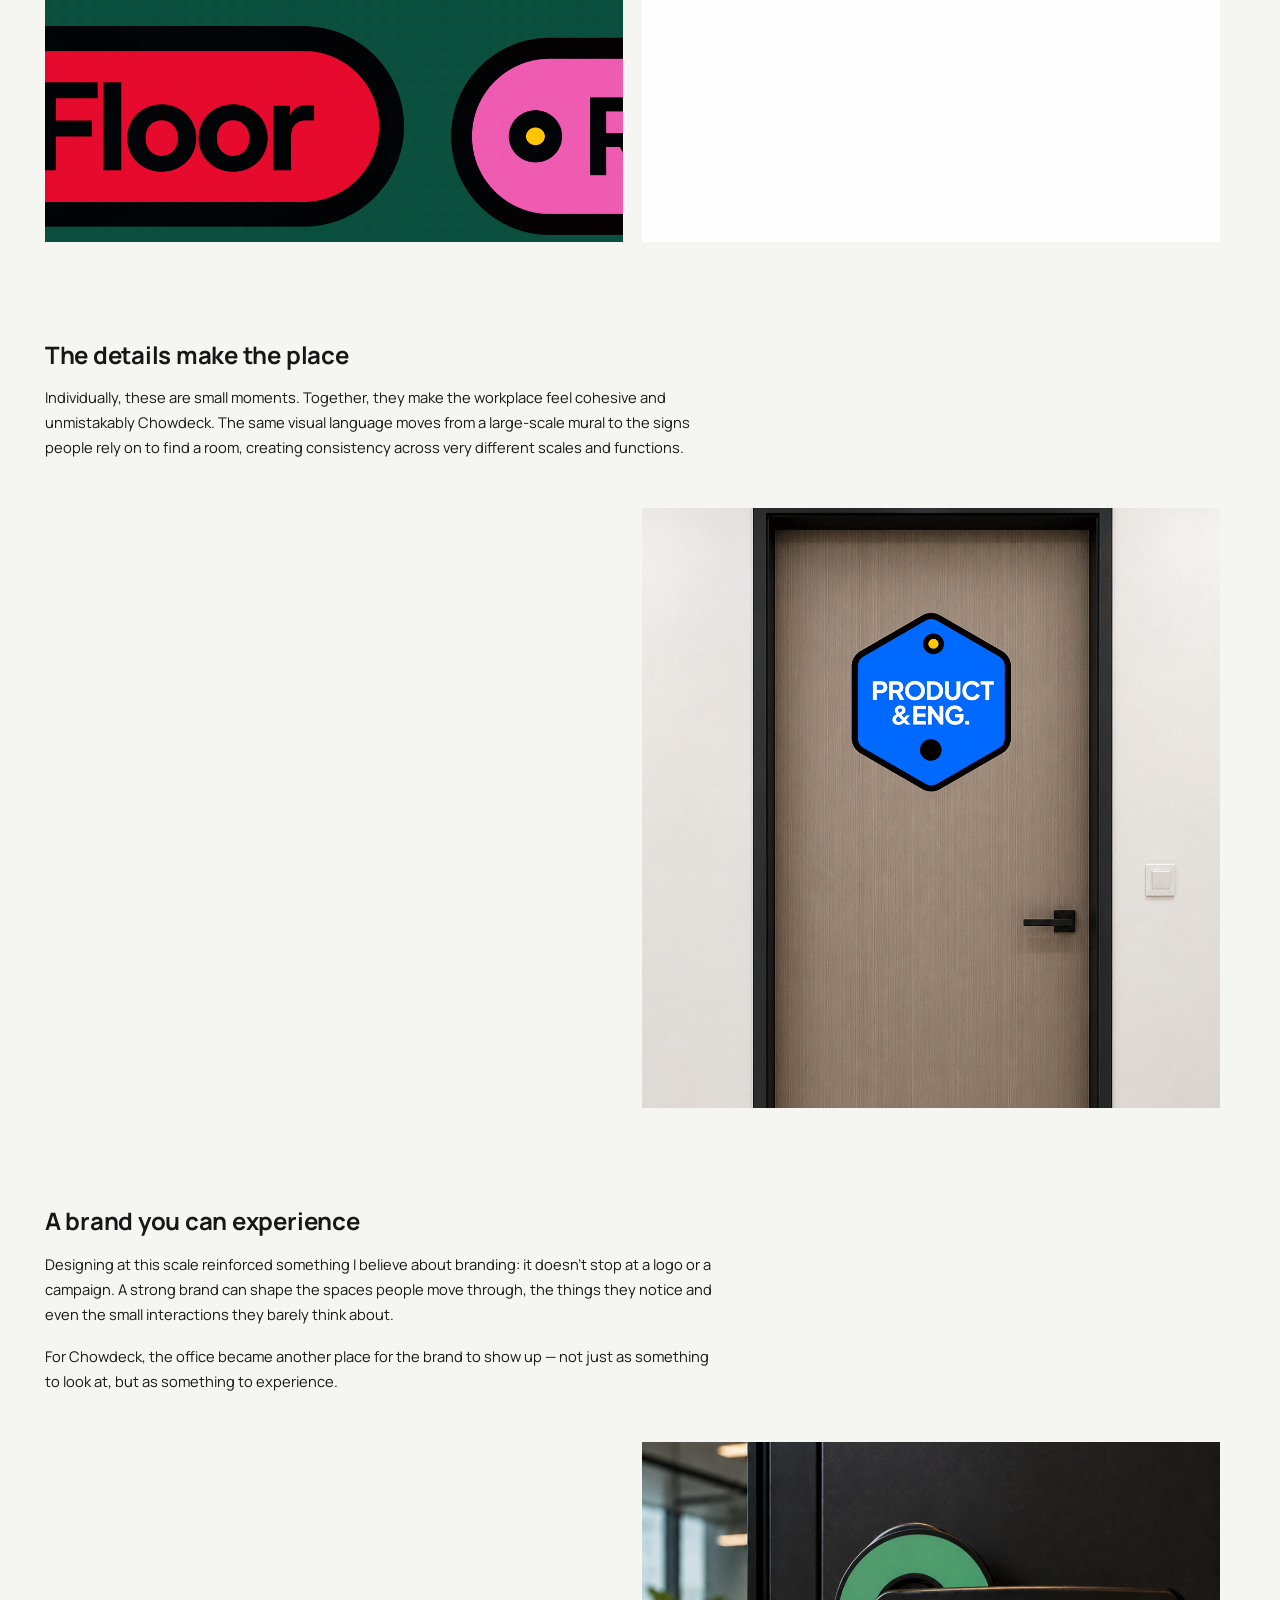
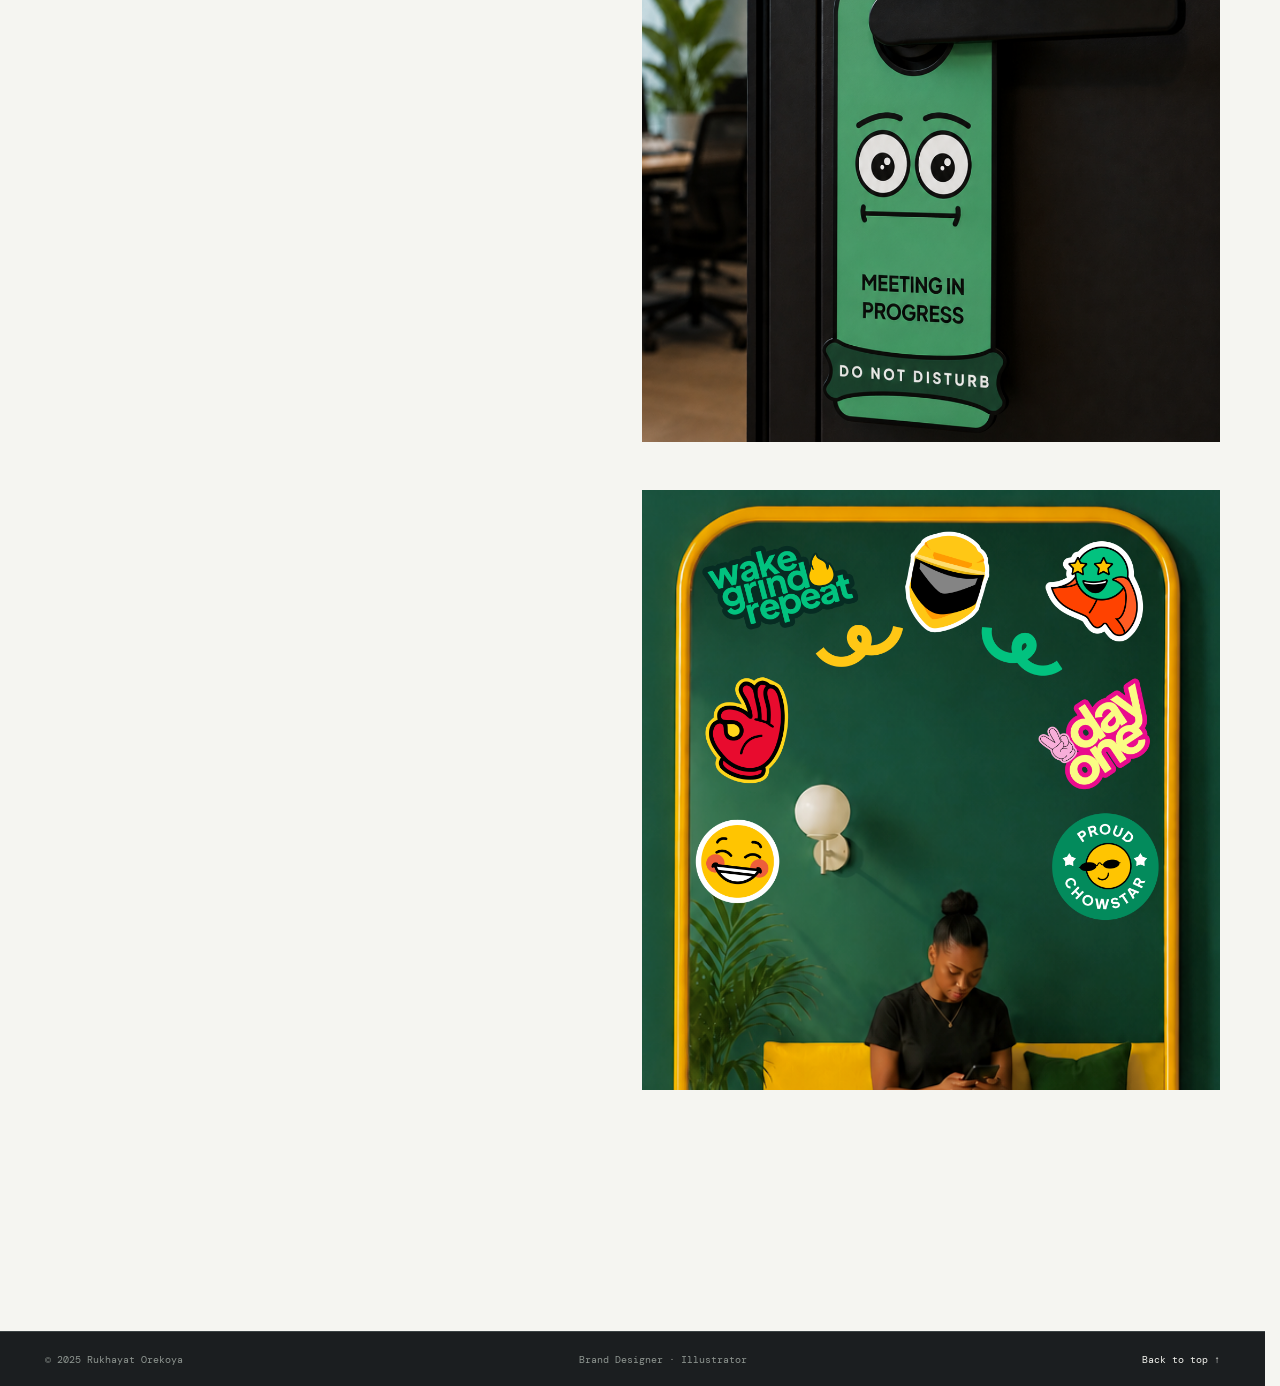
<file: office.html>
<!doctype html>
<html lang="en">
<head>
  <meta charset="UTF-8" />
  <meta name="viewport" content="width=device-width, initial-scale=1.0" />
  <meta name="description" content="Case study — [Project Name] by Rukky." />
  <title>[PARTNA] — RUKKY</title>
  <link rel="preconnect" href="https://fonts.googleapis.com" />
  <link rel="preconnect" href="https://fonts.gstatic.com" crossorigin />
  <link href="https://fonts.googleapis.com/css2?family=DM+Mono:wght@400;500&family=Manrope:wght@400;500;600;700;800&display=swap" rel="stylesheet" />
  <link href="https://fonts.googleapis.com/css2?family=BBH+Bartle&family=DM+Mono:wght@400;500&family=Manrope:wght@400;500;600;700;800&display=swap" rel="stylesheet" />
  <link rel="stylesheet" href="style.css" />
  <link rel="stylesheet" href="project.css" />
</head>
<body>
  <header class="site-header">
    <a class="brand" href="index.html#top" aria-label="Rukky home"><span>rk.</span></a>
    <button class="nav-hamburger" id="navHamburger" type="button" aria-expanded="false" aria-controls="navLinks" aria-label="Open menu">
      <span></span><span></span><span></span>
    </button>
    <nav id="navLinks" aria-label="Primary navigation" aria-hidden="true">
      <a href="index.html#work">Works</a>
      <a href="gallery.html">Gallery</a>
      <a href="about.html">About</a>
      <a href="index.html#contact">Contact</a>
    </nav>
  </header>

  <main id="top">

    <!-- Project header — trimmed padding so this + first image show on load -->
    <section class="project-hero section-pad">
  <div class="project-hero-grid">
    <div class="project-title-col reveal">
      <h1 class="project-title">Office Branding</h1>
       <span class="project-client-tag">CHOWDECK </span>
      
    </div>

    <p class="project-lede reveal">
        As Chowdeck moved into a new office, I worked on translating the brand from something experienced on a screen into something people could physically walk through, interact with and remember. I led the environmental branding across the space, from a 16 × 8 ft glass mural to wayfinding, signage, icons and smaller branded touchpoints
    </p>

    <dl class="project-meta-list reveal">
      <div><dt>Collaborators</dt></div>
      <div><dd>Role: Environmental designer. Art direction</dd></div>
      <div><dd>Company: Chowdeck</dd></div>
      
  </div>
</section>

<!-- First big image -->
  <section class="project-media section-pad">
   <div class="media-grid-flex">
 <div class="media-block g-12 natural reveal">
  <img class="project-art" src="/office_images/office.PNG" alt="Chowdeck Ramadan campaign" loading="lazy" />
</div>
</div>
   </section>


    <!-- Detailed explanation — right after the first big image -->
    <section class="project-note section-pad">
       <span class="project-note-heading reveal">A new creation</span>
      <p class="reveal">
        The centrepiece started with a Renaissance painting. Inspired by Michelangelo’s The Creation of Adam, I reimagined the iconic reaching gesture through the world of Chowdeck. Instead of giving life to man, the exchange became about making everyday life easier — connecting people to food, groceries and essentials.
      </p>
      <p class="reveal">The result became a visual world filled with the things people experience through Chowdeck, brought together in a single, larger-than-life composition.</p>
    </section>
      <section class="project-media section-pad">
  <div class="media-grid-flex">
   <div class="media-block g-6 natural reveal" style="--img-h: 600px;">
  <img class="project-art" src="/project_images/office banner.JPEG" alt="Chowdeck campaign detail" loading="lazy" />
</div>
<div class="media-block g-6 natural reveal" style="--img-h: 600px;">
  <video class="project-art" autoplay muted loop playsinline>
    <source src="/office_images/trim_76454014-EC17-4C43-B8BB-90173D997132.MP4" type="video/mp4">
  </video>
</div>
  </div>  
</section>

 <!-- Detailed explanation — right after the first big image -->
    <section class="project-note section-pad">
      <span class="project-note-heading reveal">Building a branded environment</span>
      <p class="reveal">The mural became the starting point for a wider environmental system. I developed wayfinding around Chowdeck’s signature street-sign asset, using colour-coded navigation across floors, alongside a custom icon set and room signage throughout the office.</p>
      <p class="reveal">I also designed branded graphics across mirrors and architectural surfaces, including a custom “Meeting in Progress” sign created specifically for the space.</p>
    </section>



    
    <!-- Varied-size image arrangement — mix g-*/h-* freely -->
    <!-- Varied-size image arrangement — mix g-* freely, natural sizing throughout -->
<section class="project-media section-pad">
  <div class="media-grid-flex">
    <div class="media-block g-6 natural reveal">
      <img class="project-art" src="/office_images/first.GIF" alt="Chowdeck campaign detail" loading="lazy" />
    </div>
    <div class="media-block g-6 natural reveal">
      <img class="project-art" src="/office_images/second.gif" alt="Chowdeck campaign detail" loading="lazy" />
     </div>
    </div>
</section>

 <section class="project-note section-pad">
  <span class="project-note-heading reveal">The details make the place</span>
      <p class="reveal">Individually, these are small moments. Together, they make the workplace feel cohesive and unmistakably Chowdeck. The same visual language moves from a large-scale mural to the signs people rely on to find a room, creating consistency across very different scales and functions.</p>
    </section>

  <section class="project-media section-pad">
  <div class="media-grid-flex">
  
<div class="media-block g-6 natural reveal" style="--img-h: 600px;">
  <video class="project-art" autoplay muted loop playsinline>
    <source src="/office_images/second_video.MP4" type="video/mp4">
  </video>
</div>
 <div class="media-block g-6 natural reveal" style="--img-h: 600px;">
  <img class="project-art" src="/office_images/doors.GIF" alt="Chowdeck campaign detail" loading="lazy" />
</div>
  </div>  
</section>

    <section class="project-note section-pad">
      <span class="project-note-heading reveal">A brand you can experience</span>
      <p class="reveal">Designing at this scale reinforced something I believe about branding: it doesn't stop at a logo or a campaign. A strong brand can shape the spaces people move through, the things they notice and even the small interactions they barely think about.</p>
      <p class="reveal">For Chowdeck, the office became another place for the brand to show up — not just as something to look at, but as something to experience.</p>
    </section>

        <section class="project-media section-pad">
  <div class="media-grid-flex">

<div class="media-block g-6 natural reveal" style="--img-h: 600px;">
  <video class="project-art" autoplay muted loop playsinline>
    <source src="/office_images/third_video.MP4" type="video/mp4">
  </video>
</div>

<div class="media-block g-6 natural reveal" style="--img-h: 600px;">
  <img class="project-art" src="/office_images/green.PNG" alt="Chowdeck campaign detail" loading="lazy" />
</div>

  </div>  
</section>

        <section class="project-media section-pad">
  <div class="media-grid-flex">

<div class="media-block g-6 natural reveal" style="--img-h: 600px;">
  <video class="project-art" autoplay muted loop playsinline>
    <source src="/office_images/fourth_video.MP4" type="video/mp4">
  </video>
</div>

<div class="media-block g-6 natural reveal" style="--img-h: 600px;">
  <img class="project-art" src="/office_images/mirror.PNG" alt="Chowdeck campaign detail" loading="lazy" />
</div>

  </div>  
</section>


    <!-- Prev / Next -->
    <nav class="project-pagination section-pad reveal" aria-label="Other projects">
      <a class="pagination-link prev" href="/valentine.html"><span class="pagination-label">← Previous</span><span class="pagination-title">[Previous project]</span></a>
      <a class="pagination-link next" href="/partna.html"><span class="pagination-label">Next →</span><span class="pagination-title">[Next project]</span></a>
    </nav>

  </main>

  <footer class="site-footer section-pad">
    <span>© 2025 Rukhayat Orekoya</span>
    <span>Brand Designer · Illustrator</span>
    <a href="#top">Back to top ↑</a>
  </footer>
  <script src="script.js"></script>
</body>
</html>
</file>
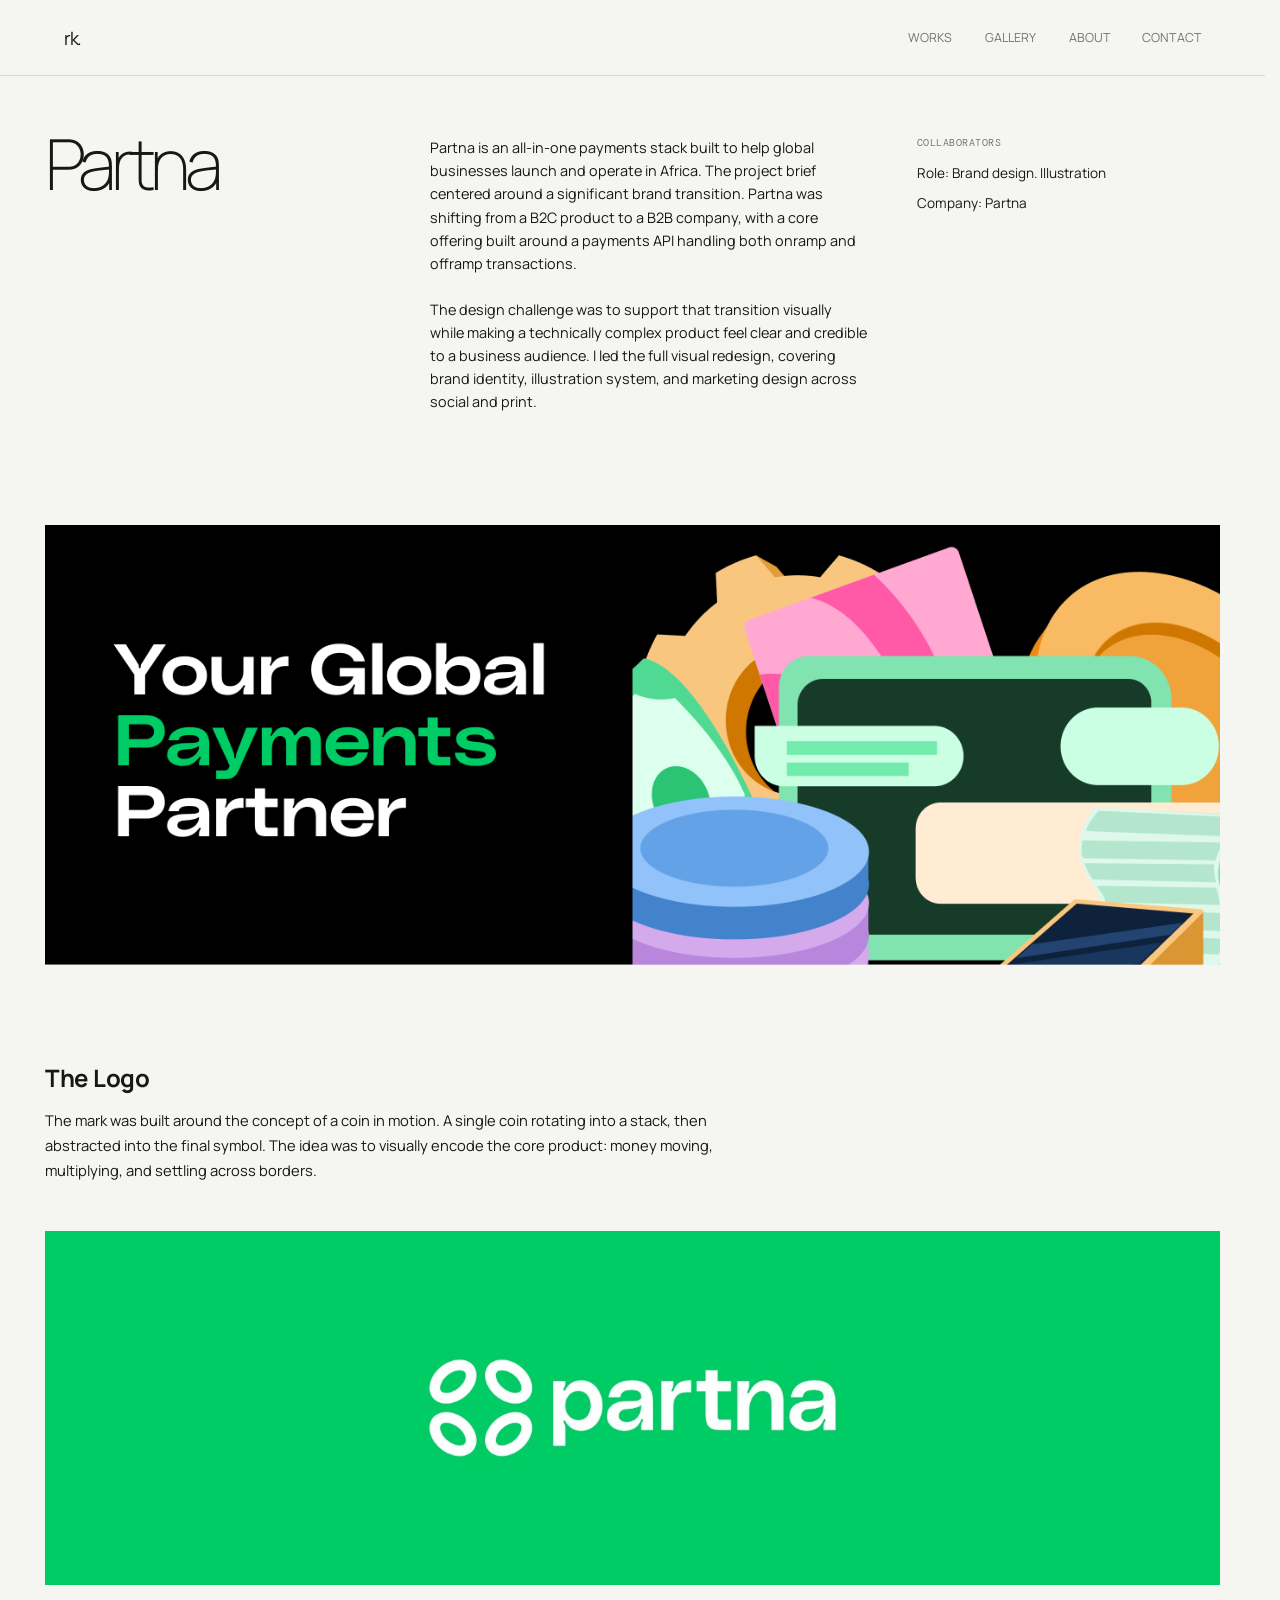
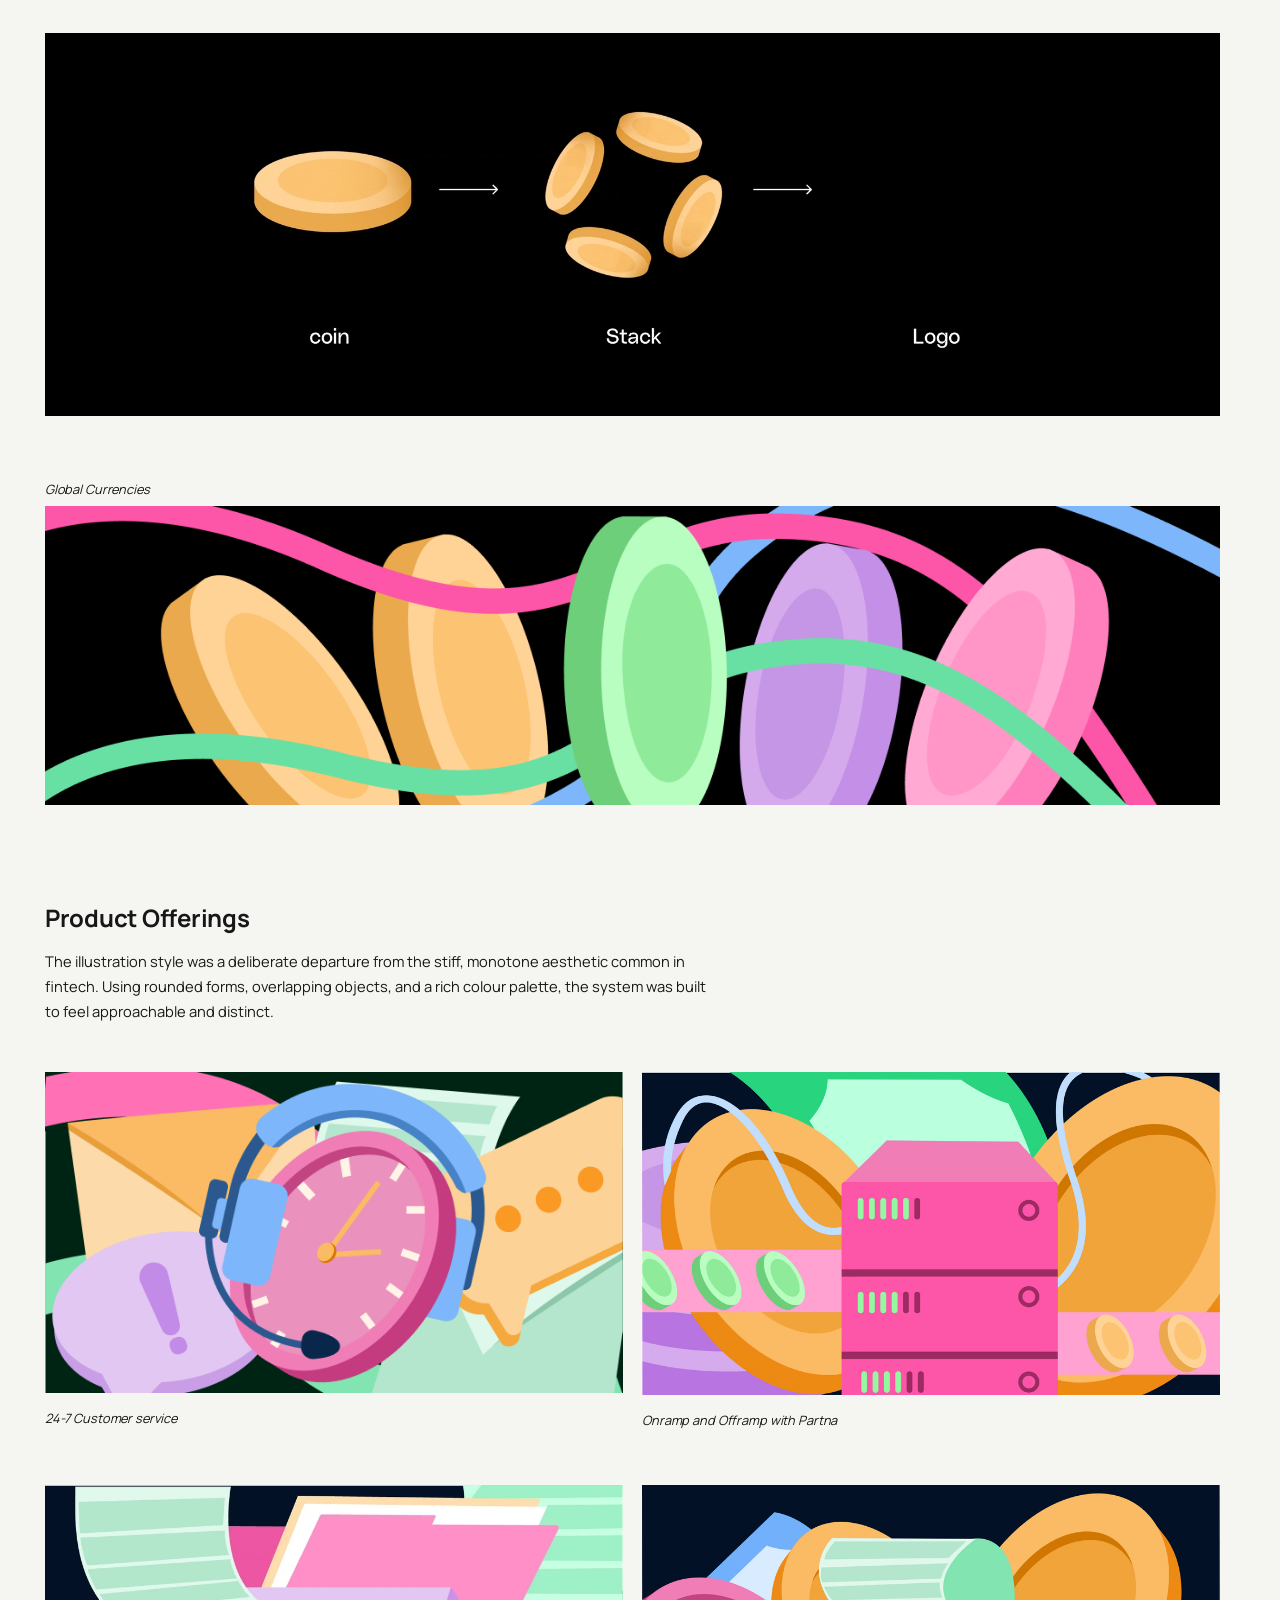
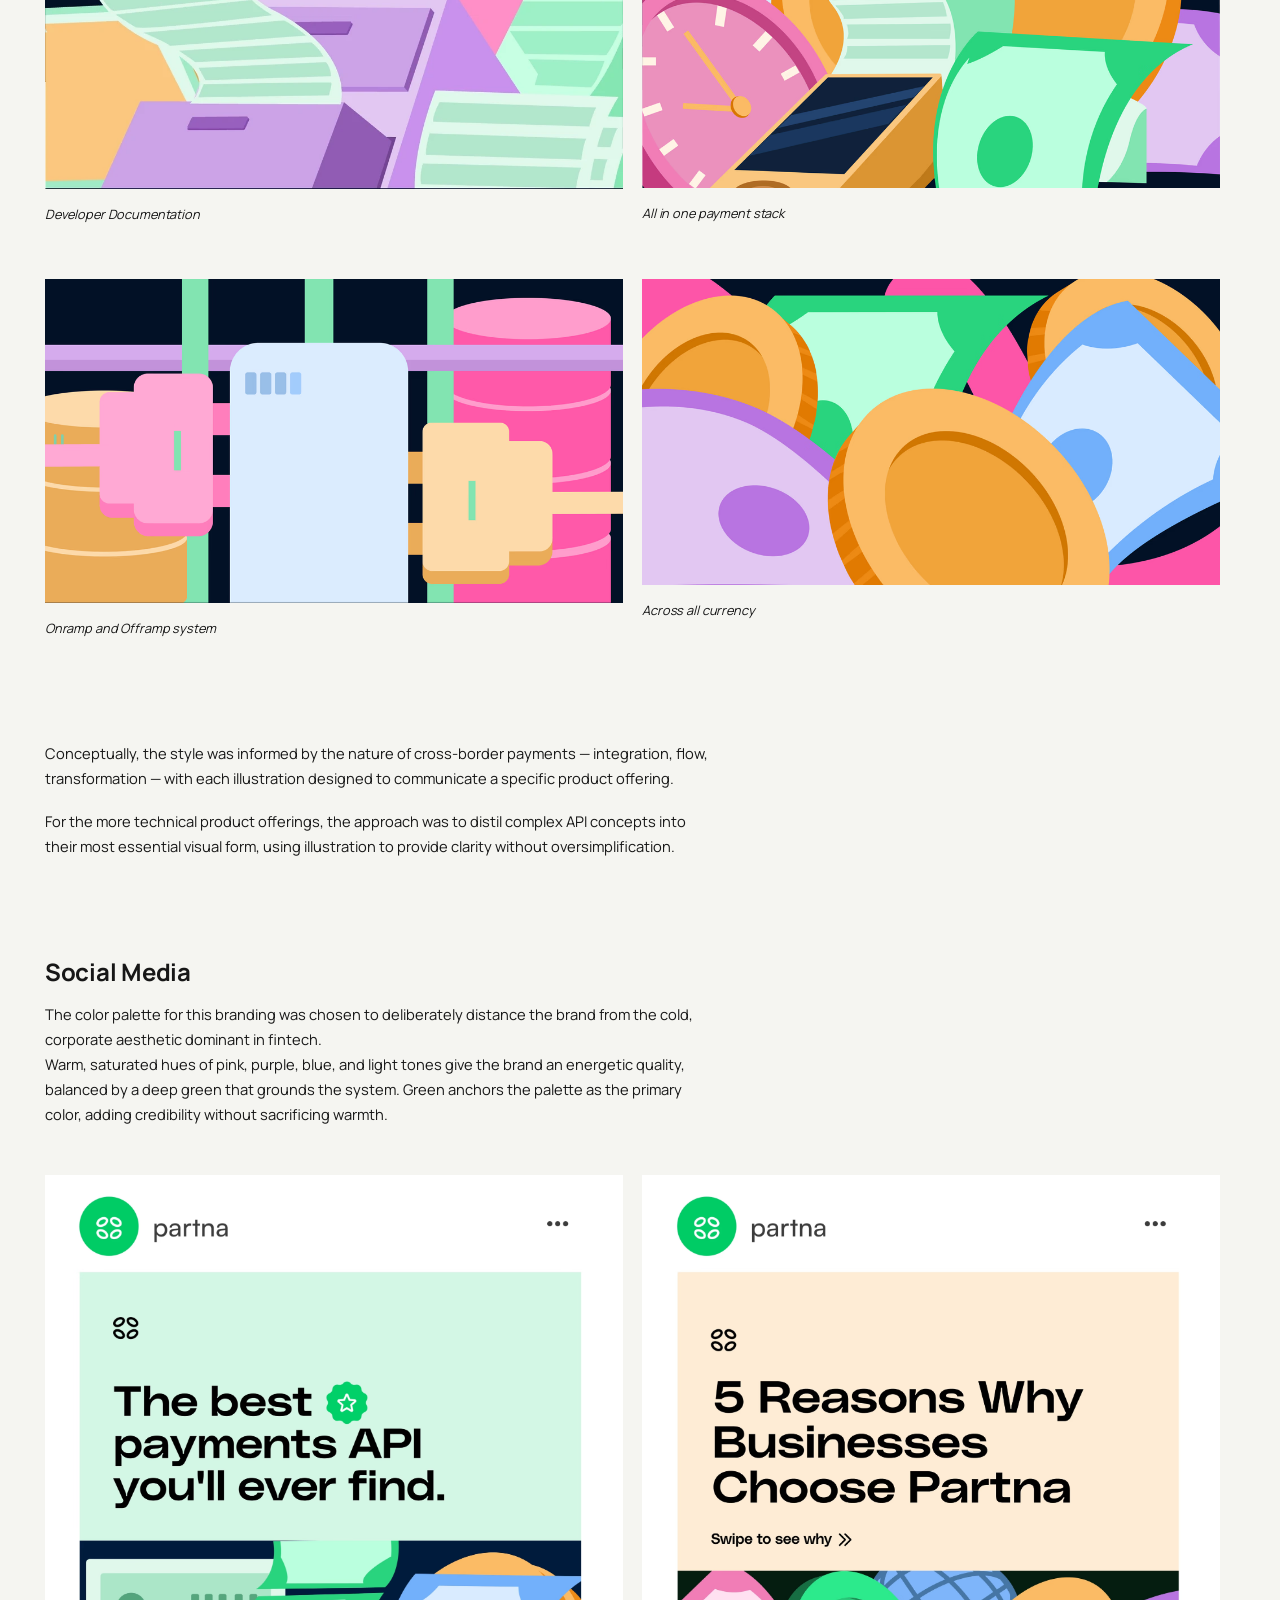
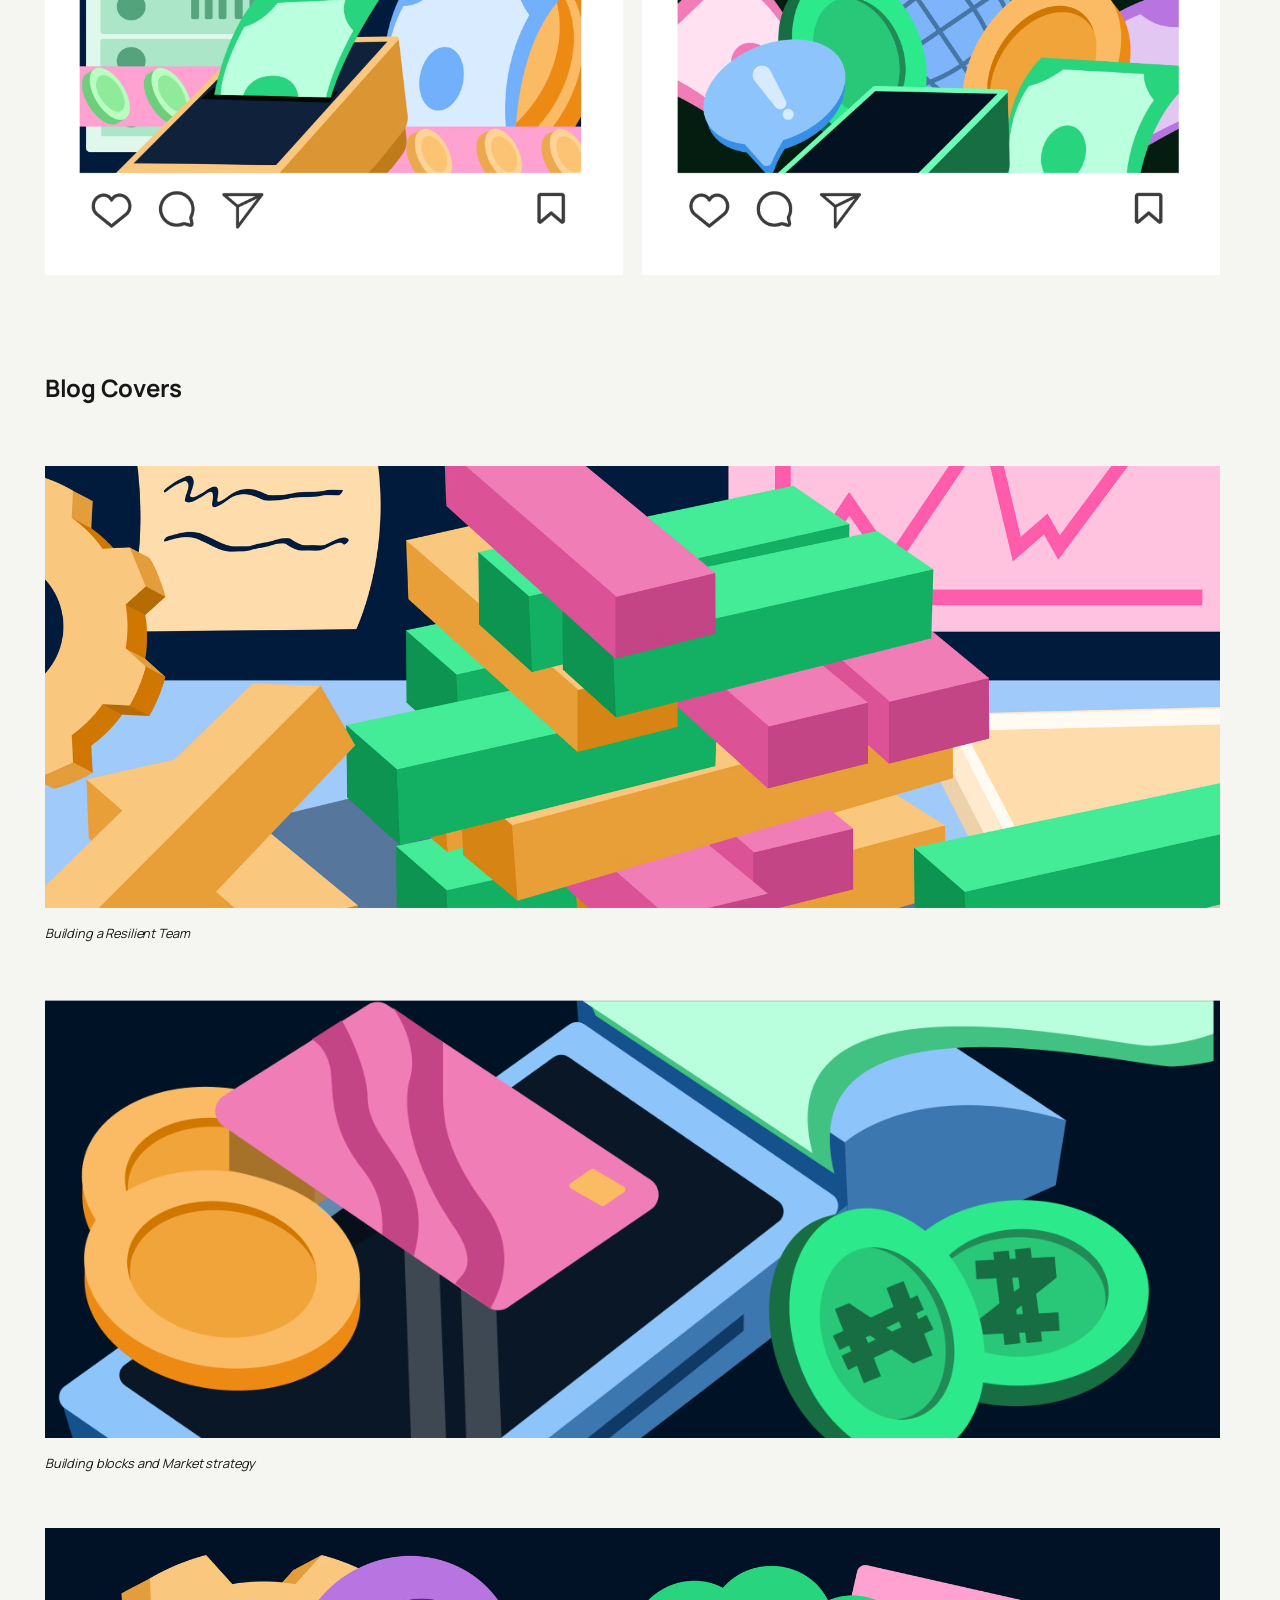
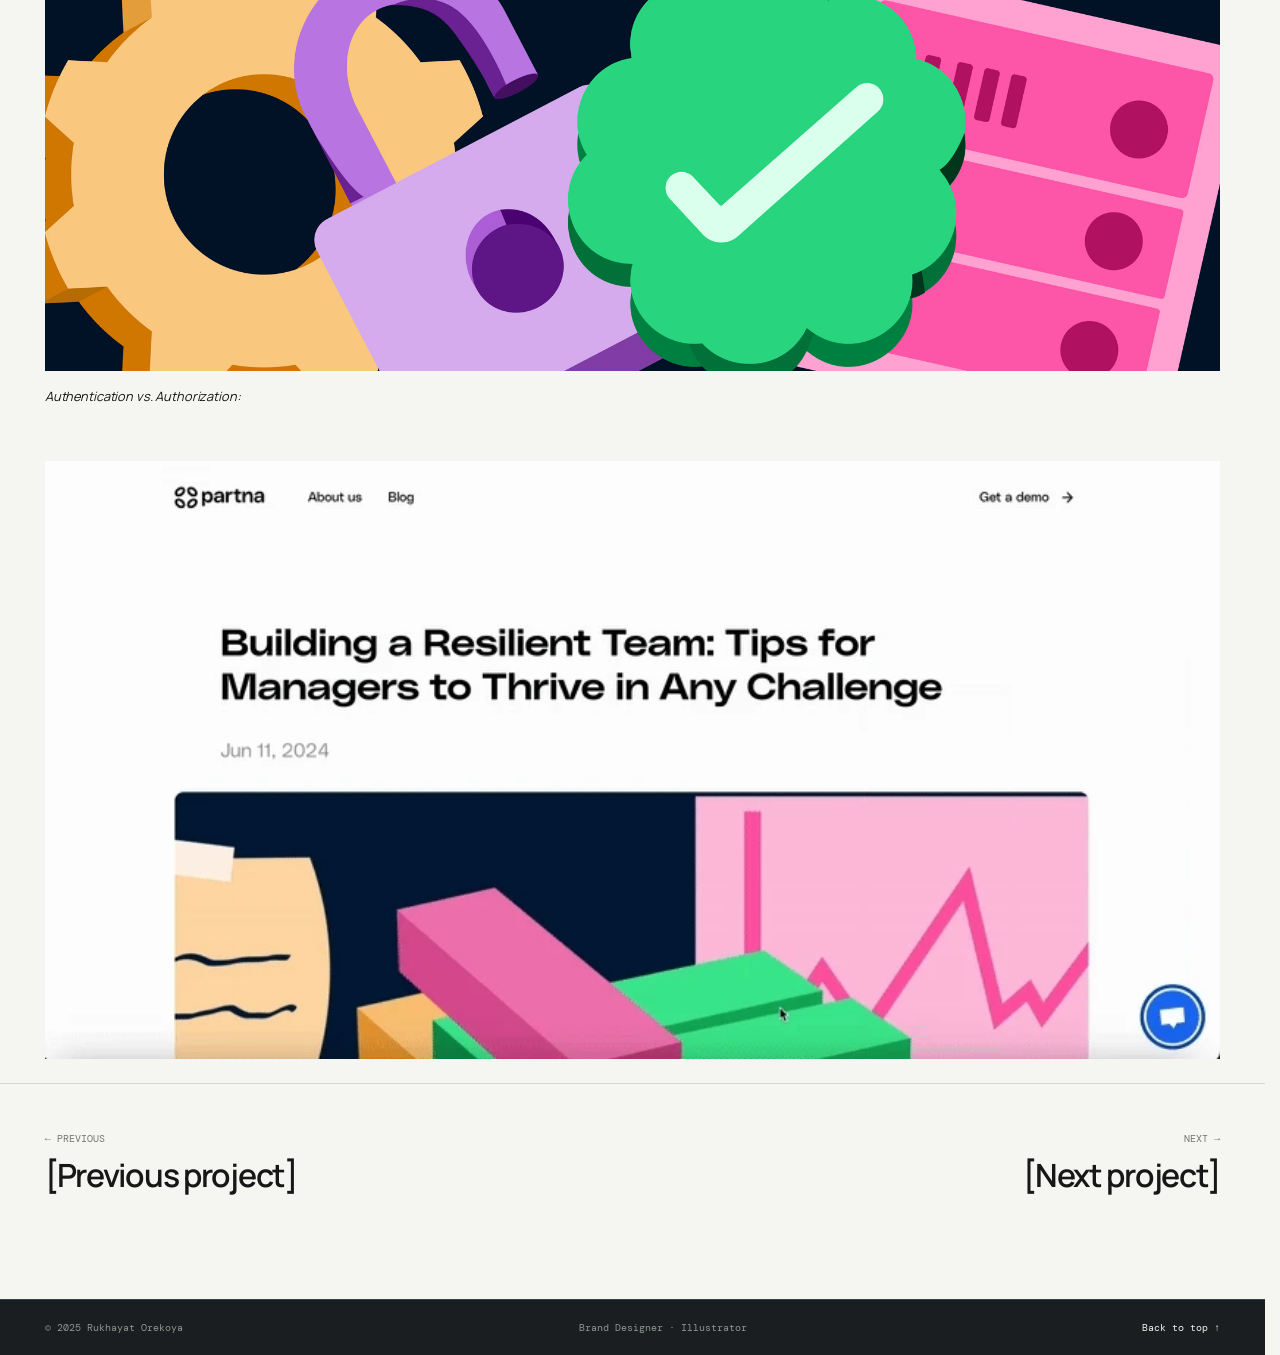
<file: partna.html>
<!doctype html>
<html lang="en">
<head>
  <meta charset="UTF-8" />
  <meta name="viewport" content="width=device-width, initial-scale=1.0" />
  <meta name="description" content="Case study — [Project Name] by Rukky." />
  <title>[PARTNA] — RUKKY</title>
  <link rel="preconnect" href="https://fonts.googleapis.com" />
  <link rel="preconnect" href="https://fonts.gstatic.com" crossorigin />
  <link href="https://fonts.googleapis.com/css2?family=DM+Mono:wght@400;500&family=Manrope:wght@400;500;600;700;800&display=swap" rel="stylesheet" />
   <link href="https://fonts.googleapis.com/css2?family=BBH+Bartle&family=DM+Mono:wght@400;500&family=Manrope:wght@400;500;600;700;800&display=swap" rel="stylesheet" />

  <link rel="stylesheet" href="style.css" />
  <link rel="stylesheet" href="project.css" />
</head>
<body>
  <header class="site-header">
    <a class="brand" href="index.html#top" aria-label="Rukky home"><span>rk.</span></a>
    <button class="nav-hamburger" id="navHamburger" type="button" aria-expanded="false" aria-controls="navLinks" aria-label="Open menu">
      <span></span><span></span><span></span>
    </button>
    <nav id="navLinks" aria-label="Primary navigation" aria-hidden="true">
      <a href="index.html#work">Works</a>
      <a href="gallery.html">Gallery</a>
      <a href="about.html">About</a>
      <a href="index.html#contact">Contact</a>
    </nav>
  </header>

  <main id="top">

    <!-- Project header — trimmed padding so this + first image show on load -->
    <section class="project-hero section-pad">
  <div class="project-hero-grid">
    <div class="project-title-col reveal">
      <h1 class="project-title">Partna</h1>
       <span class="project-client-tag"> </span>
      
    </div>

    <p class="project-lede reveal">
       Partna is an all-in-one payments stack built to help global businesses launch and operate in Africa.
       The project brief centered around a significant brand transition. Partna was shifting from a B2C product to a B2B company, with a core offering built around a payments API handling both
       onramp and offramp transactions. <br><br>
       The design challenge was to support that transition visually
       while making a technically complex product feel clear and credible
       to a business audience. I led the full visual redesign, covering brand identity, illustration system, and marketing design across social and print.

    </p>

     <dl class="project-meta-list reveal">
      <div><dt>Collaborators</dt></div>
      <div><dd>Role: Brand design. Illustration</dd></div>
      <div><dd>Company: Partna</dd></div>
      
      
    </dl>
  </div>
</section>

<!-- First big image -->
  <section class="project-media section-pad">
   <div class="media-grid-flex">
 <div class="media-block g-12 natural reveal">
  <img class="project-art" src="/partna_images/first_image.png" alt="Chowdeck Ramadan campaign" loading="lazy" />
</div>
</div>
   </section>

  <section class="project-note section-pad">
      <span class="project-note-heading reveal">The Logo</span>
      <p class="reveal">
        The mark was built around the concept of a coin in motion.
        A single coin rotating into a stack, then abstracted into the final symbol. The idea was to visually encode the core product: money moving, multiplying, and settling across borders.
      </p>
      
    </section>
     <section class="project-media section-pad">
   <div class="media-grid-flex">
 <div class="media-block g-12 natural reveal">
  <img class="project-art" src="/partna_images/logo.jpeg" alt="Chowdeck Ramadan campaign" loading="lazy" />
</div>
</div>
   </section>
       <section class="project-media section-pad">
      
   <div class="media-grid-flex">
 <div class="media-block g-12 natural reveal">
  <img class="project-art" src="/partna_images/first_gif.webp" alt="Chowdeck Ramadan campaign" loading="lazy" />
</div>
</div>
   </section>
  

  <section class="project-media section-pad">
    <span class="media-tag reveal">Global Currencies</span>
   <div class="media-grid-flex">
 <div class="media-block g-12 natural reveal">
  <img class="project-art" src="/partna_images/second_image.png" alt="Chowdeck Ramadan campaign" loading="lazy" />
</div>
</div>
   </section>



    
 <!-- Detailed explanation — right after the first big image -->


 <section class="project-note section-pad">
  <span class="project-note-heading reveal">Product Offerings</span>
      <p class="reveal">
        The illustration style was a deliberate departure from the stiff, monotone aesthetic common in fintech. Using rounded forms, overlapping objects, and a rich colour palette, the system was built to feel approachable and distinct.
      </p>
    </section>
 <section class="project-media section-pad">
  <div class="media-grid-flex">

    <div class="media-block-wrap g-6">
      <div class="media-block natural reveal">
        <img class="project-art" src="/partna_images/gif1.gif" alt="Ajo savings screen" loading="lazy" />
      </div>
      <span class="media-tag reveal">24-7 Customer service</span>
    </div>

    <div class="media-block-wrap g-6">
      <div class="media-block natural reveal">
        <img class="project-art" src="/partna_images/image3.avif" alt="Payday loans screen" loading="lazy" />
      </div>
      <span class="media-tag reveal">Onramp and Offramp with Partna</span>
    </div>

  </div>
</section>

 <section class="project-media section-pad">
  <div class="media-grid-flex">

    <div class="media-block-wrap g-6">
      <div class="media-block natural reveal">
        <img class="project-art" src="/partna_images/gif2.webp" alt="Ajo savings screen" loading="lazy" />
      </div>
      <span class="media-tag reveal">Developer Documentation</span>
    </div>

    <div class="media-block-wrap g-6">
      <div class="media-block natural reveal">
        <img class="project-art" src="/partna_images/image4.avif" alt="Payday loans screen" loading="lazy" />
      </div>
      <span class="media-tag reveal">All in one payment stack</span>
    </div>

  </div>
</section>

 <section class="project-media section-pad">
  <div class="media-grid-flex">

    <div class="media-block-wrap g-6">
      <div class="media-block natural reveal">
        <img class="project-art" src="/partna_images/image5.avif" alt="Ajo savings screen" loading="lazy" />
      </div>
      <span class="media-tag reveal">Onramp and Offramp system</span>
    </div>

    <div class="media-block-wrap g-6">
      <div class="media-block natural reveal">
        <img class="project-art" src="/partna_images/image6.avif" alt="Payday loans screen" loading="lazy" />
      </div>
      <span class="media-tag reveal">Across all currency</span>
    </div>

  </div>
</section>



<section class="project-note section-pad">
  <p class="reveal">Conceptually, the style was informed by the nature of cross-border payments — integration, flow, transformation — with each illustration designed to communicate a specific product offering.</p>
      <p class="reveal">For the more technical product offerings, the approach was to distil complex API concepts into their most essential visual form, using illustration to provide clarity without oversimplification.</p>
     
     
    </section>

 

     
 <section class="project-note section-pad">
      <span class="project-note-heading reveal">Social Media</span>
      <p class="reveal">The color palette for this branding was chosen to deliberately distance the brand from the cold, corporate aesthetic dominant in fintech.  <br>
        Warm, saturated hues of pink, purple, blue, and light tones give the brand an energetic quality, balanced by a deep green that grounds the system. Green anchors the palette as the primary color, adding credibility without sacrificing warmth.</p>
    </section>

        <section class="project-media section-pad">
  <div class="media-grid-flex">
    <div class="media-block g-6 natural reveal" style="--img-h: 700px;">
  <img class="project-art" src="/partna_images/image7.avif" alt="Chowdeck campaign detail" loading="lazy" />
</div>
<div class="media-block g-6 natural reveal" style="--img-h: 700px;">
  <img class="project-art" src="/partna_images/image8.avif" alt="Chowdeck campaign detail" loading="lazy" />
</div>
</div>  
</section>
 <section class="project-note section-pad">
      <span class="project-note-heading reveal">Blog Covers</span>

    </section>

 <section class="project-media section-pad">
  <div class="media-grid-flex">

    <div class="media-block-wrap g-12">
      <div class="media-block natural reveal">
        <img class="project-art" src="/partna_images/image9.avif" alt="Description" loading="lazy" />
      </div>
      <span class="media-tag reveal">Building a Resilient Team</span>
    </div>

  </div>
</section>

 <section class="project-media section-pad">
  <div class="media-grid-flex">

    <div class="media-block-wrap g-12">
      <div class="media-block natural reveal">
        <img class="project-art" src="/partna_images/image10.gif" alt="Description" loading="lazy" />
      </div>
      <span class="media-tag reveal">Building blocks and Market strategy</span>
    </div>

  </div>
</section>
 <section class="project-media section-pad">
  <div class="media-grid-flex">

    <div class="media-block-wrap g-12">
      <div class="media-block natural reveal">
        <img class="project-art" src="/partna_images/image11.avif" alt="Description" loading="lazy" />
      </div>
      <span class="media-tag reveal">Authentication vs. Authorization:</span>
    </div>

  </div>
</section>
 <section class="project-media section-pad">
  <div class="media-grid-flex">

    <div class="media-block-wrap g-12">
      <div class="media-block natural reveal">
        <img class="project-art" src="/partna_images/image12.webp" alt="Description" loading="lazy" />
      </div>
    </div>

  </div>
</section>

    <!-- Prev / Next -->
    <nav class="project-pagination section-pad reveal" aria-label="Other projects">
      <a class="pagination-link prev" href="/office.html"><span class="pagination-label">← Previous</span><span class="pagination-title">[Previous project]</span></a>
      <a class="pagination-link next" href="/ladder.html"><span class="pagination-label">Next →</span><span class="pagination-title">[Next project]</span></a>
    </nav>

  </main>

  <footer class="site-footer section-pad">
    <span>© 2025 Rukhayat Orekoya</span>
    <span>Brand Designer · Illustrator</span>
    <a href="#top">Back to top ↑</a>
  </footer>
  <script src="script.js"></script>
</body>
</html>
</file>
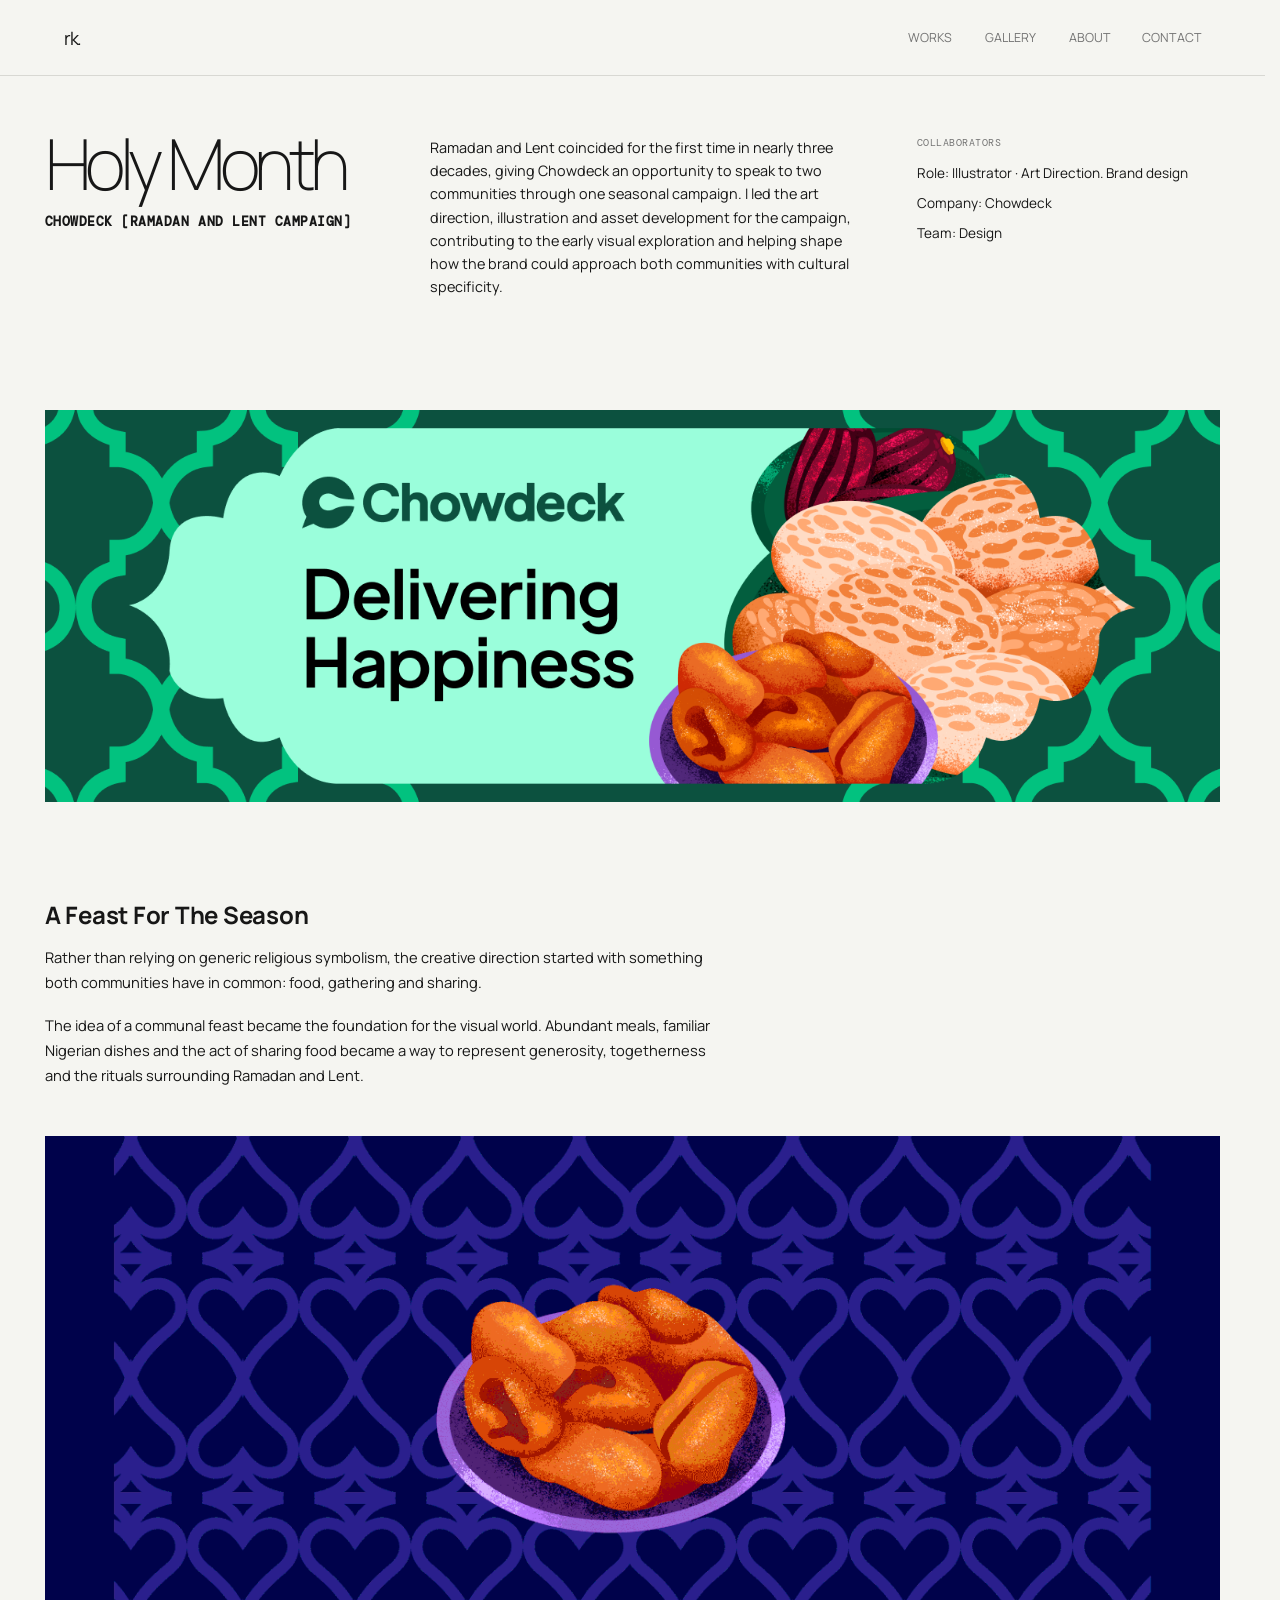
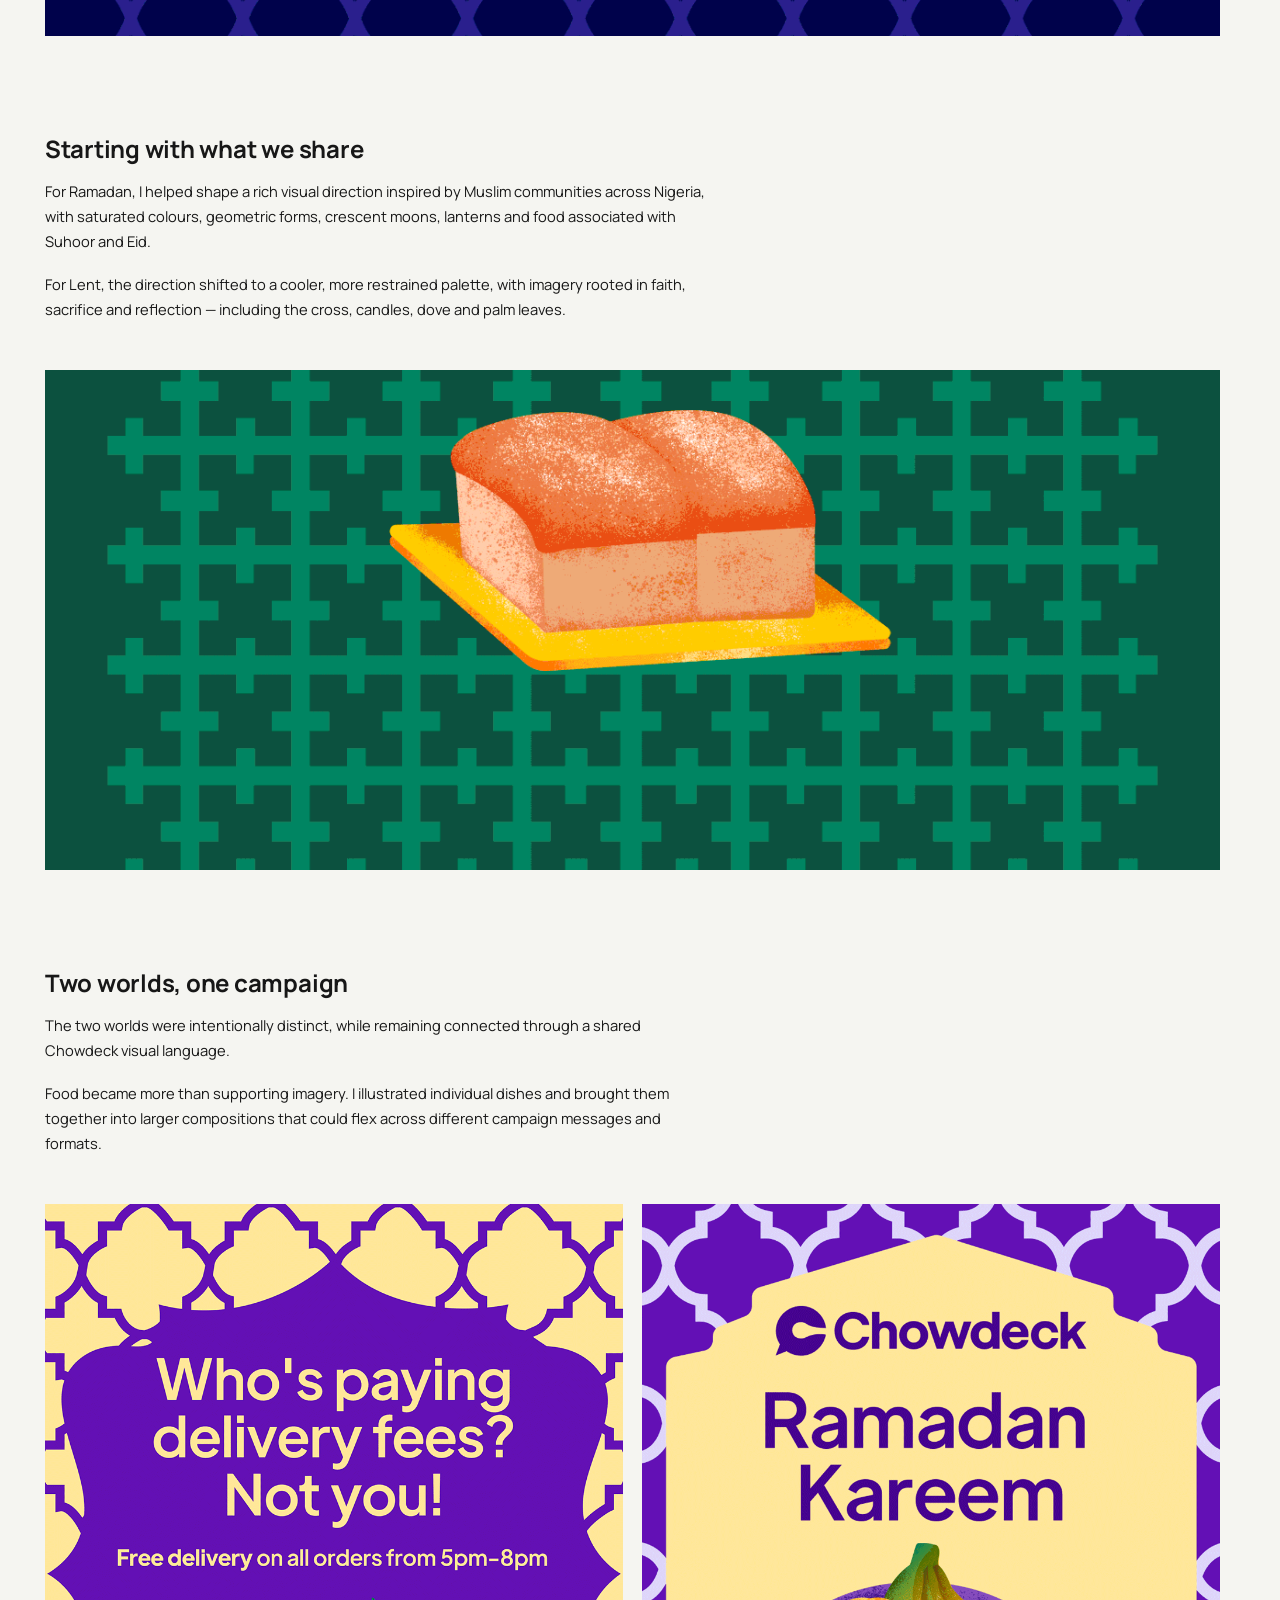
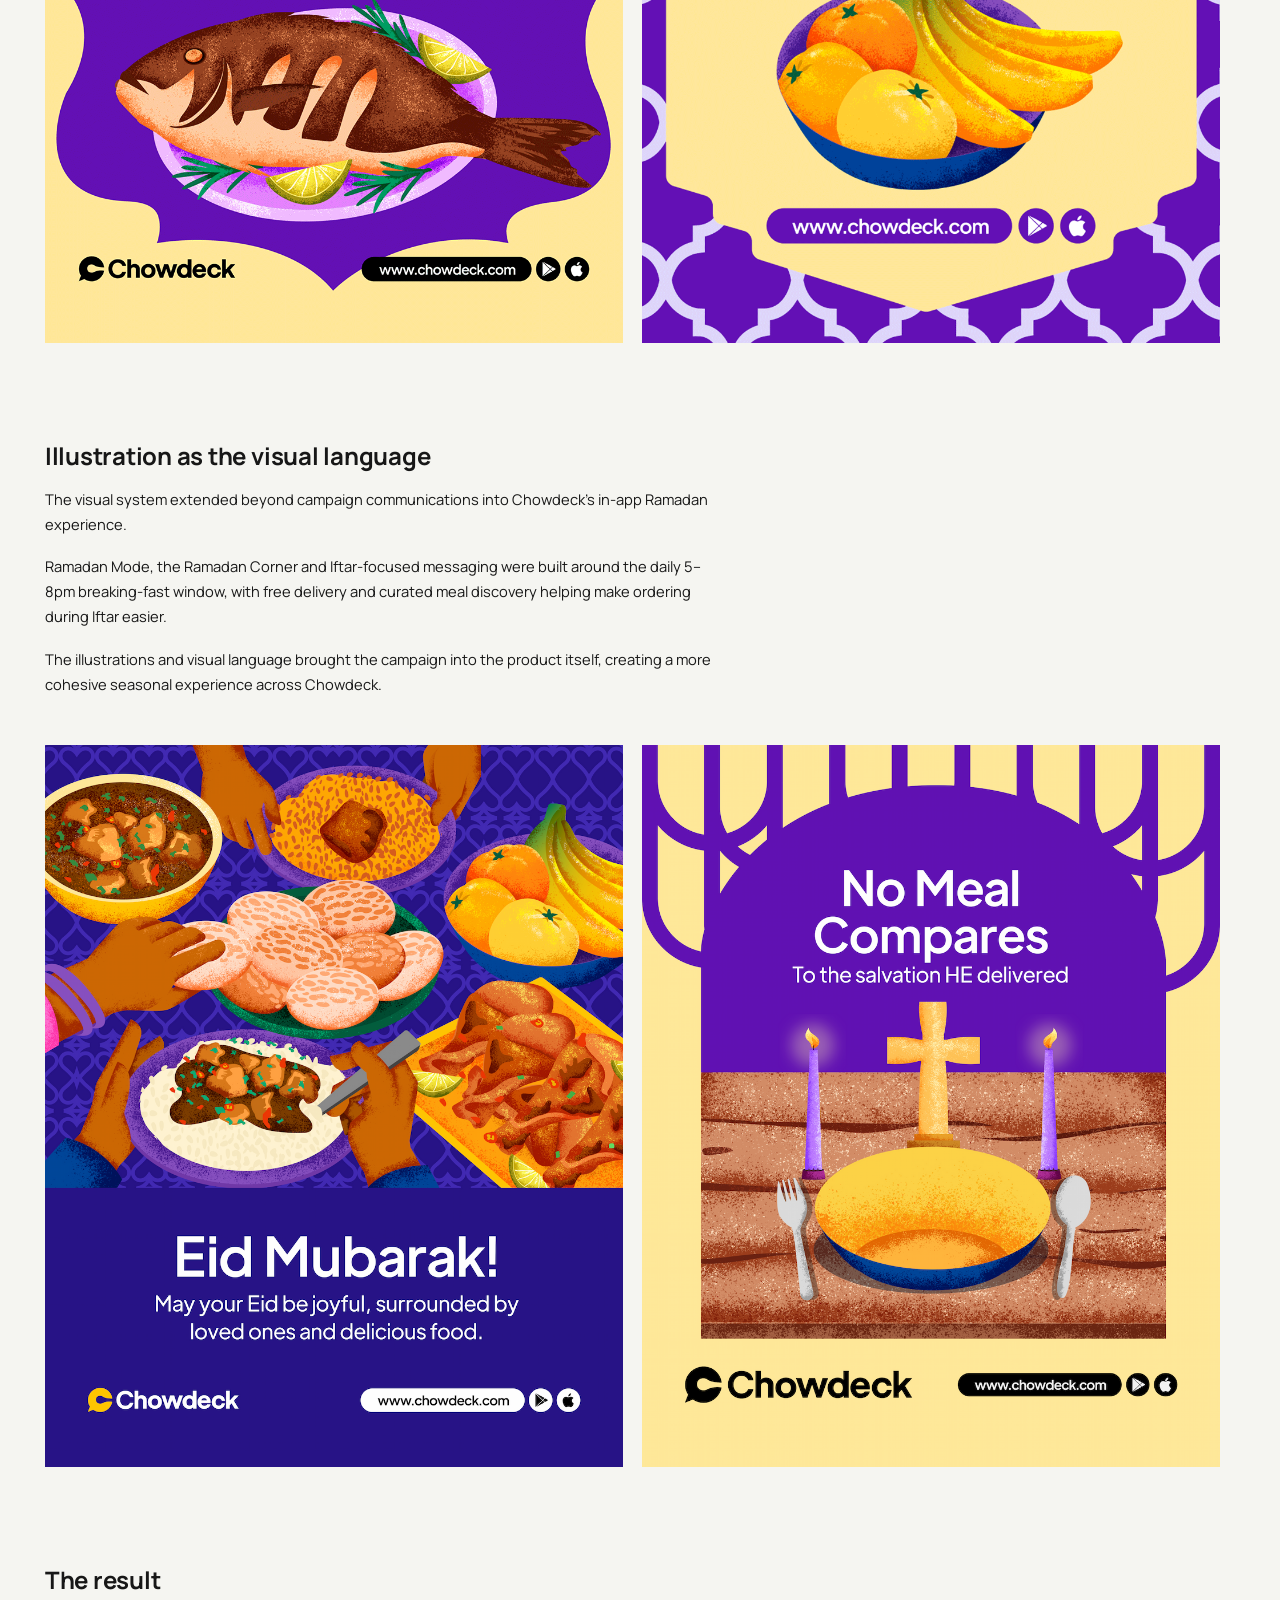
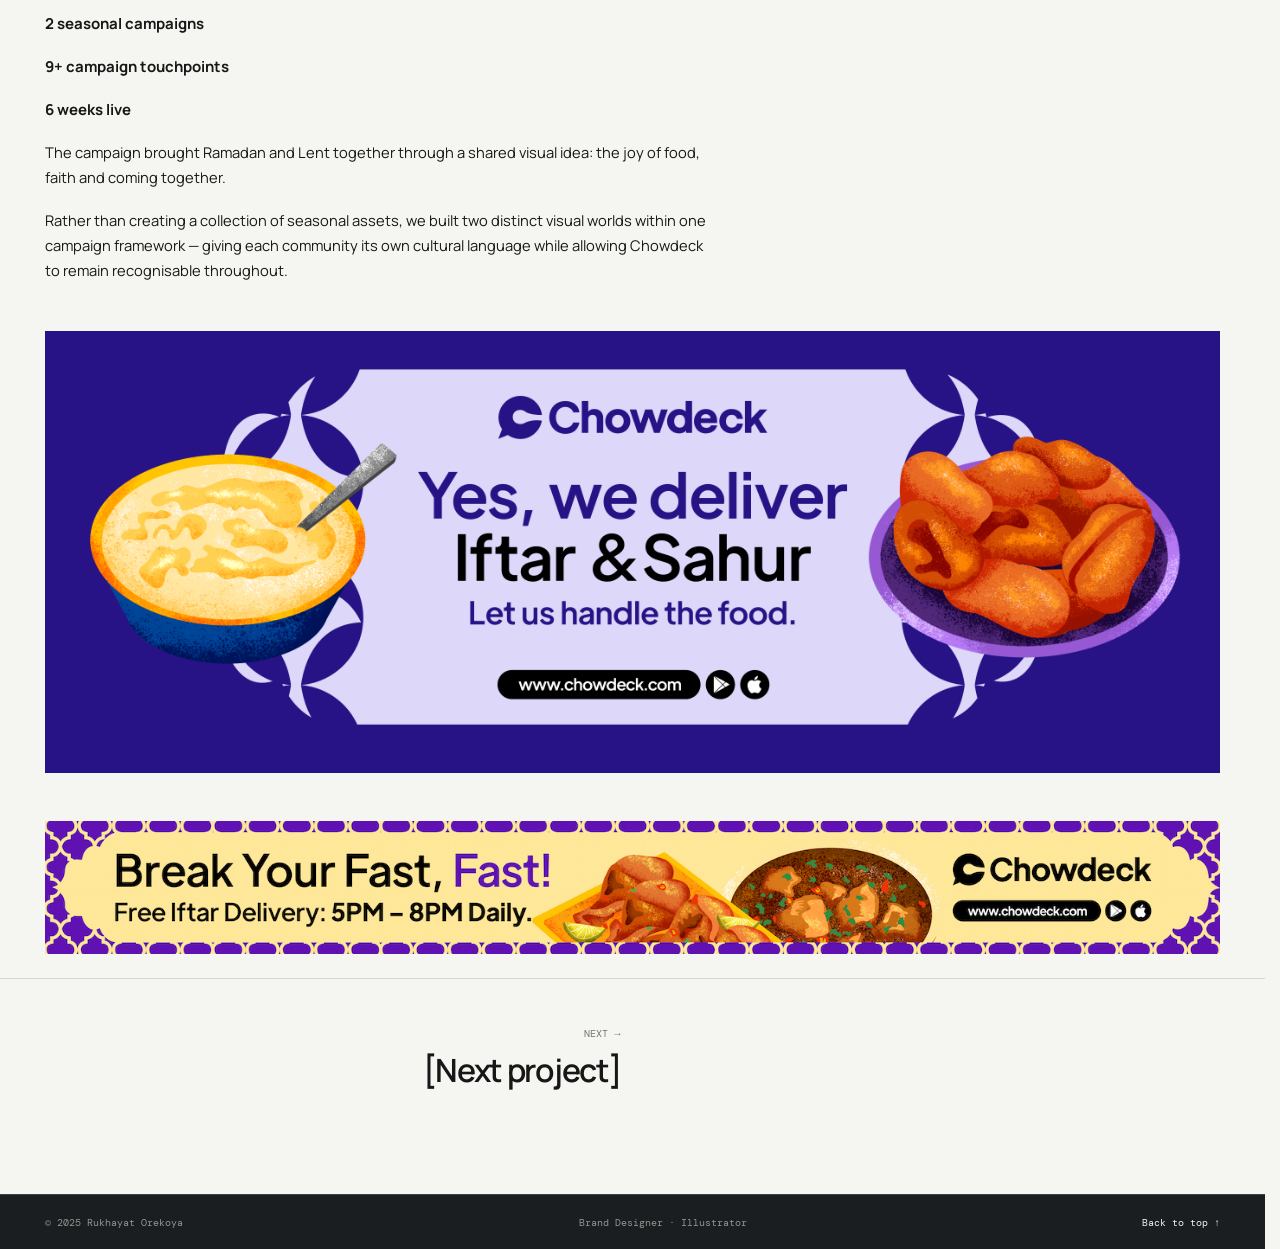
<file: ramadan.html>
<!doctype html>
<html lang="en">
<head>
  <meta charset="UTF-8" />
  <meta name="viewport" content="width=device-width, initial-scale=1.0" />
  <meta name="description" content="Case study — [Project Name] by Rukky." />
  <title>[PARTNA] — RUKKY</title>
  <link rel="preconnect" href="https://fonts.googleapis.com" />
  <link rel="preconnect" href="https://fonts.gstatic.com" crossorigin />
  <link href="https://fonts.googleapis.com/css2?family=DM+Mono:wght@400;500&family=Manrope:wght@400;500;600;700;800&display=swap" rel="stylesheet" />
  <link href="https://fonts.googleapis.com/css2?family=BBH+Bartle&family=DM+Mono:wght@400;500&family=Manrope:wght@400;500;600;700;800&display=swap" rel="stylesheet" />
  <link rel="stylesheet" href="style.css" />
  <link rel="stylesheet" href="project.css" />
</head>
<body>
  <header class="site-header">
    <a class="brand" href="index.html#top" aria-label="Rukky home"><span>rk.</span></a>
    <button class="nav-hamburger" id="navHamburger" type="button" aria-expanded="false" aria-controls="navLinks" aria-label="Open menu">
      <span></span><span></span><span></span>
    </button>
    <nav id="navLinks" aria-label="Primary navigation" aria-hidden="true">
      <a href="index.html#work">Works</a>
      <a href="gallery.html">Gallery</a>
      <a href="about.html">About</a>
      <a href="index.html#contact">Contact</a>
    </nav>
  </header>

  <main id="top">

    <!-- Project header — trimmed padding so this + first image show on load -->
    <section class="project-hero section-pad">
  <div class="project-hero-grid">
    <div class="project-title-col reveal">
      <h1 class="project-title">Holy Month</h1>
       <span class="project-client-tag">CHOWDECK [RAMADAN AND LENT CAMPAIGN]</span>
      
    </div>

    <p class="project-lede reveal">Ramadan and Lent coincided for the first time in nearly three decades, giving Chowdeck an opportunity to speak to two communities through one seasonal campaign.

I led the art direction, illustration and asset development for the campaign, contributing to the early visual exploration and helping shape how the brand could approach both communities with cultural specificity.</p>

    <dl class="project-meta-list reveal">
      <div><dt>Collaborators</dt></div>
      <div><dd>Role: Illustrator · Art Direction. Brand design</dd></div>
      <div><dd>Company: Chowdeck</dd></div>
      <div><dd>Team: Design</dd></div>
      
    </dl>
  </div>
</section>

<!-- First big image -->
  <section class="project-media section-pad">
   <div class="media-grid-flex">
  <div class="media-block g-12 natural reveal">
    <img class="project-art" src="/ramadan_images/Chowdeck - Twitter Header -Ramadan.png" alt="Chowdeck Ramadan campaign" loading="lazy" />
  </div>
</div>
   </section>

    <!-- Detailed explanation — right after the first big image -->
    <section class="project-note section-pad">
       <span class="project-note-heading reveal">A Feast For The Season</span>
      <p class="reveal">Rather than relying on generic religious symbolism, the creative direction started with something both communities have in common: food, gathering and sharing.</p>
      <p class="reveal">The idea of a communal feast became the foundation for the visual world. Abundant meals, familiar Nigerian dishes and the act of sharing food became a way to represent generosity, togetherness and the rituals surrounding Ramadan and Lent.</p>
    </section>

   <section class="project-media section-pad">
   <div class="media-grid-flex">
    <div class="media-block g-12 natural reveal" style="--img-h: 500px;">
  <img class="project-art" src="/ramadan_images/first.gif" alt="Chowdeck Ramadan campaign" loading="lazy" />
</div>
    
</div>
   </section>

    <!-- Detailed explanation — right after the first big image -->
    <section class="project-note section-pad">
       <span class="project-note-heading reveal">Starting with what we share</span>
      <p class="reveal">For Ramadan, I helped shape a rich visual direction inspired by Muslim communities across Nigeria, with saturated colours, geometric forms, crescent moons, lanterns and food associated with Suhoor and Eid.</p>
      <p class="reveal">For Lent, the direction shifted to a cooler, more restrained palette, with imagery rooted in faith, sacrifice and reflection — including the cross, candles, dove and palm leaves.</p>
    </section>

     <section class="project-media section-pad">
   <div class="media-grid-flex">
    <div class="media-block g-12 natural reveal" style="--img-h: 500px;">
  <img class="project-art" src="/ramadan_images/second.gif" alt="Chowdeck Ramadan campaign" loading="lazy" />
</div>
    
</div>
   </section>

 <!-- Detailed explanation — right after the first big image -->
    <section class="project-note section-pad">
      <span class="project-note-heading reveal">Two worlds, one campaign</span>
      <p class="reveal">The two worlds were intentionally distinct, while remaining connected through a shared Chowdeck visual language.</p>
      <p class="reveal">Food became more than supporting imagery. I illustrated individual dishes and brought them together into larger compositions that could flex across different campaign messages and formats.</p>
    </section>


    
    <!-- Varied-size image arrangement — mix g-*/h-* freely -->
    <!-- Varied-size image arrangement — mix g-* freely, natural sizing throughout -->
<section class="project-media section-pad">
  <div class="media-grid-flex">
    <div class="media-block g-6 natural reveal">
      <img class="project-art" src="/ramadan_images/third.gif" alt="Chowdeck campaign detail" loading="lazy" />
    </div>
    <div class="media-block g-6 natural reveal">
      <img class="project-art" src="/ramadan_images/fourth.gif" alt="Chowdeck campaign detail" loading="lazy" />
     </div>
    </div>
</section>

 <section class="project-note section-pad">
  <span class="project-note-heading reveal">Illustration as the visual language</span>
      <p class="reveal">The visual system extended beyond campaign communications into Chowdeck's in-app Ramadan experience.</p>
      <p class="reveal">Ramadan Mode, the Ramadan Corner and Iftar-focused messaging were built around the daily 5–8pm breaking-fast window, with free delivery and curated meal discovery helping make ordering during Iftar easier.</p>
      <p class="reveal">The illustrations and visual language brought the campaign into the product itself, creating a more cohesive seasonal experience across Chowdeck.</p>
    </section>
    
    <section class="project-media section-pad">
  <div class="media-grid-flex">
    <div class="media-block g-6 natural reveal">
      <img class="project-art" src="/ramadan_images/Ramadan Socials (1).png" alt="Chowdeck campaign detail" loading="lazy" />
    </div>
    <div class="media-block g-6 natural reveal">
      <img class="project-art" src="/ramadan_images/Holy Month Day 10 (1).png" alt="Chowdeck campaign detail" loading="lazy" />
     </div>
    </div>
     </div>
</section>

    <section class="project-note section-pad">
      <span class="project-note-heading reveal">The result</span>
       <p class="reveal" id="bold">2 seasonal campaigns</p>
       <p class="reveal" id="bold">9+ campaign touchpoints</p>
       <p class="reveal" id="bold">6 weeks live</p>
      <p class="reveal">The campaign brought Ramadan and Lent together through a shared visual idea: the joy of food, faith and coming together.</p>
      <p class="reveal">Rather than creating a collection of seasonal assets, we built two distinct visual worlds within one campaign framework — giving each community its own cultural language while allowing Chowdeck to remain recognisable throughout.</p>
    </section>


      <section class="project-media section-pad">
   <div class="media-grid-flex">
  <div class="media-block g-12 natural reveal">
    <img class="project-art" src="/ramadan_images/third frame.png" alt="Chowdeck Ramadan campaign" loading="lazy" />
  </div>
</div>
   </section>


        <section class="project-media section-pad">
   <div class="media-grid-flex">
  <div class="media-block g-12 natural reveal">
    <img class="project-art" src="/ramadan_images/Ramadan Billboard (1).png" alt="Chowdeck Ramadan campaign" loading="lazy" />
  </div>
</div>
   </section>

 


    <!-- Prev / Next -->
    <nav class="project-pagination section-pad reveal" aria-label="Other projects">

      <a class="pagination-link next" href="/valentine.html"><span class="pagination-label">Next →</span><span class="pagination-title">[Next project]</span></a>
    </nav>

  </main>

  <footer class="site-footer section-pad">
    <span>© 2025 Rukhayat Orekoya</span>
    <span>Brand Designer · Illustrator</span>
    <a href="#top">Back to top ↑</a>
  </footer>
  <script src="script.js"></script>
</body>
</html>
</file>
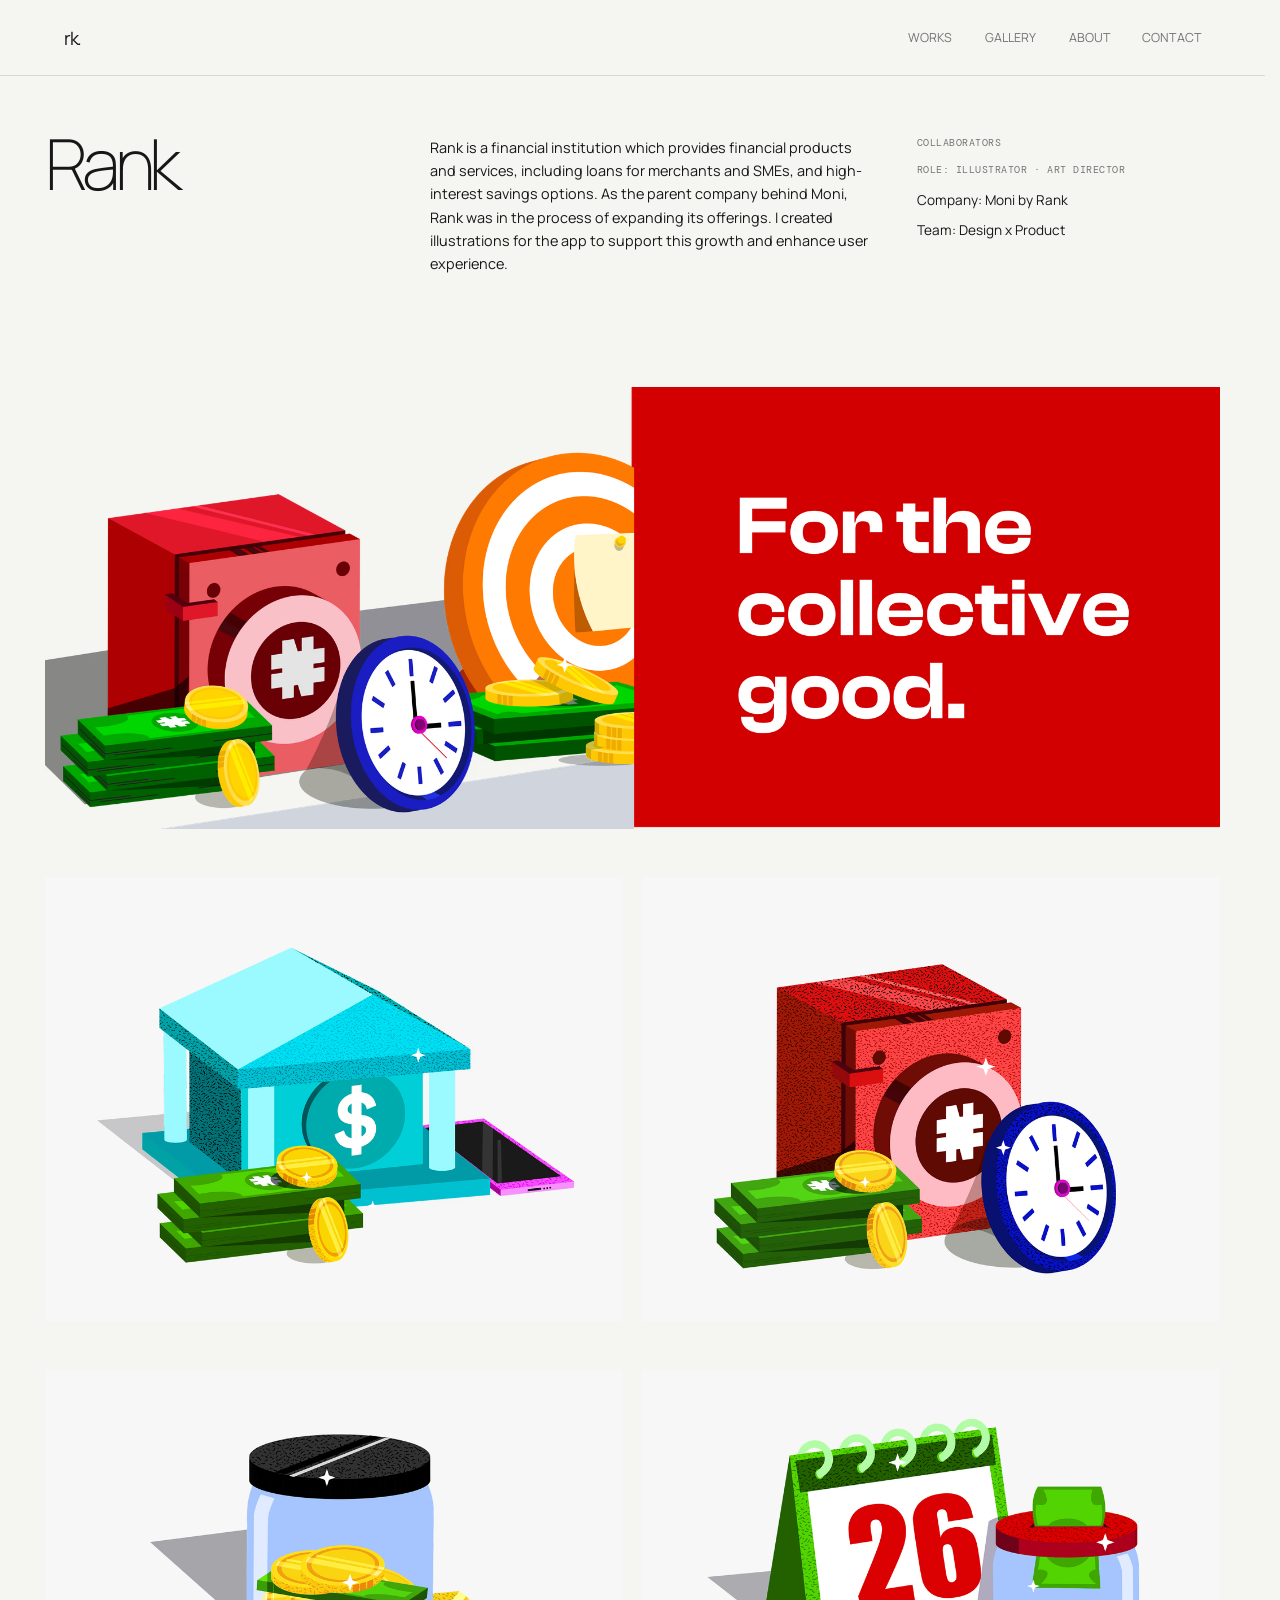
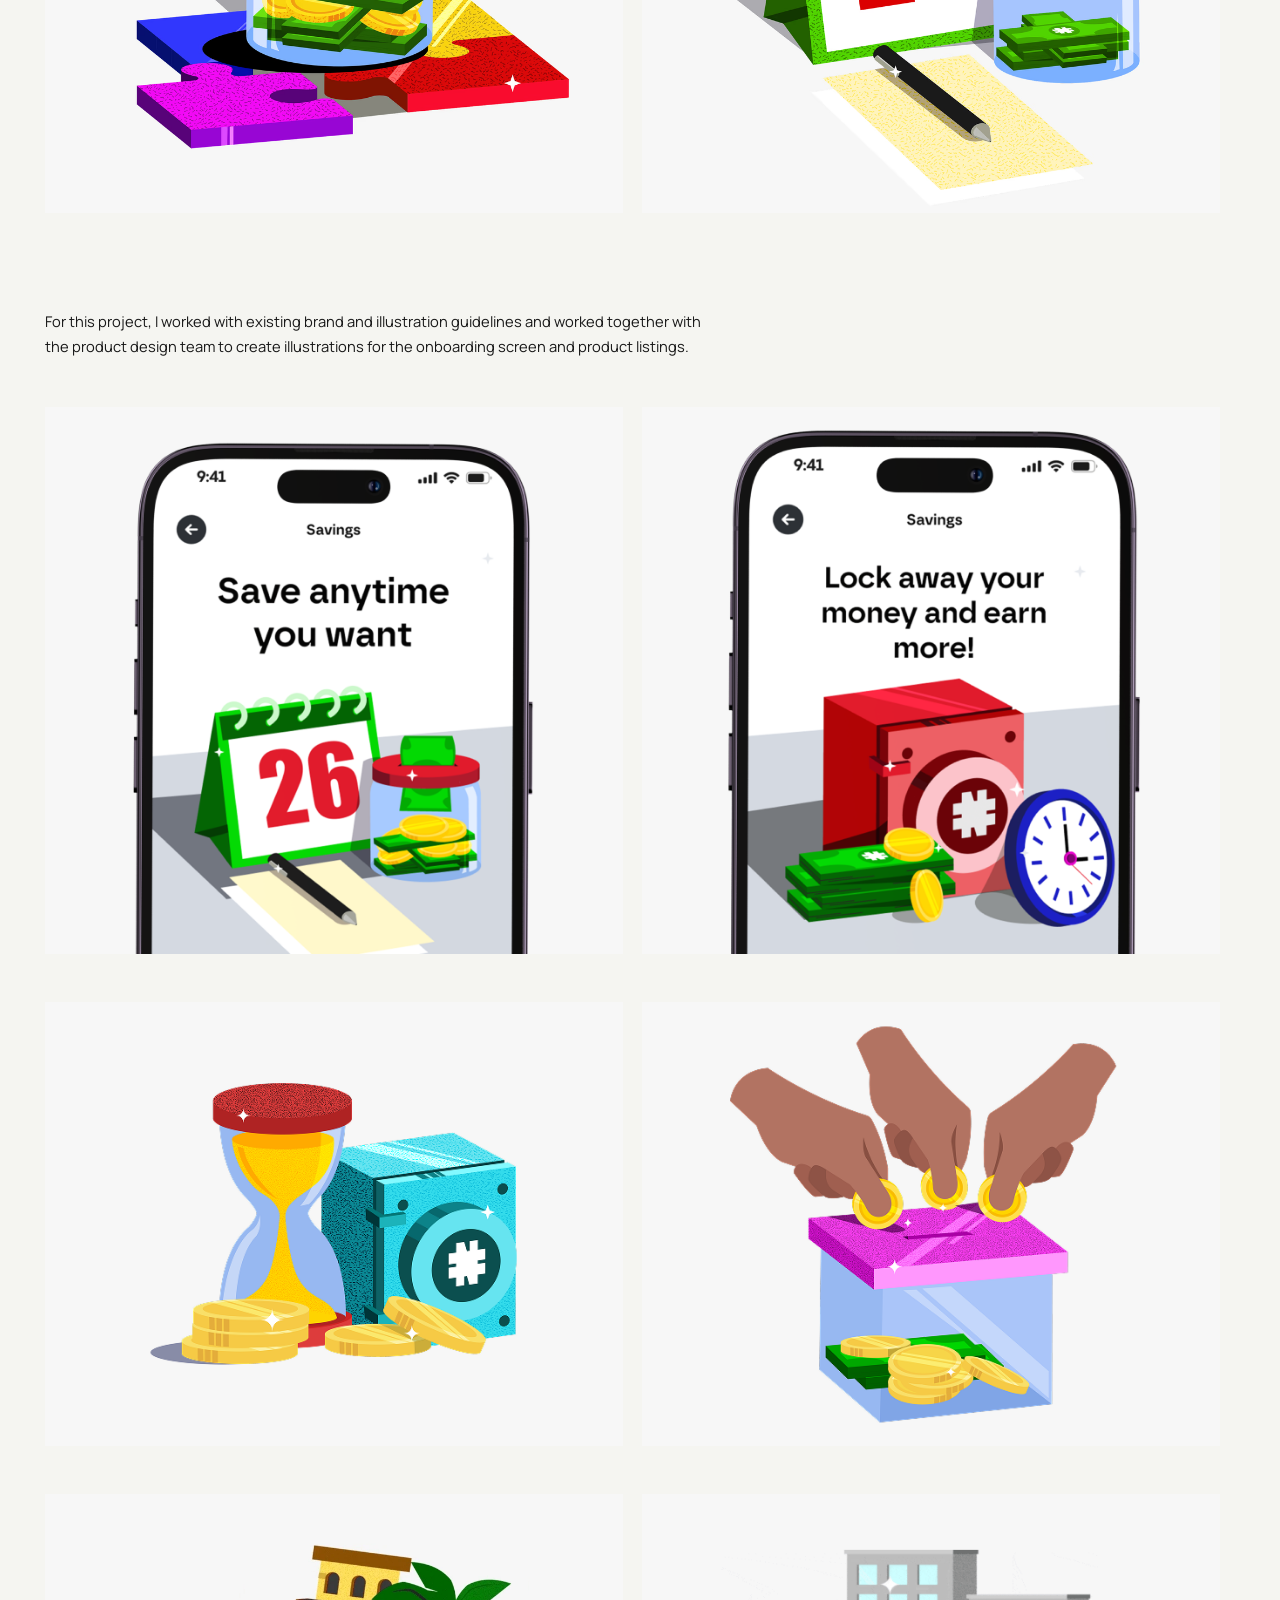
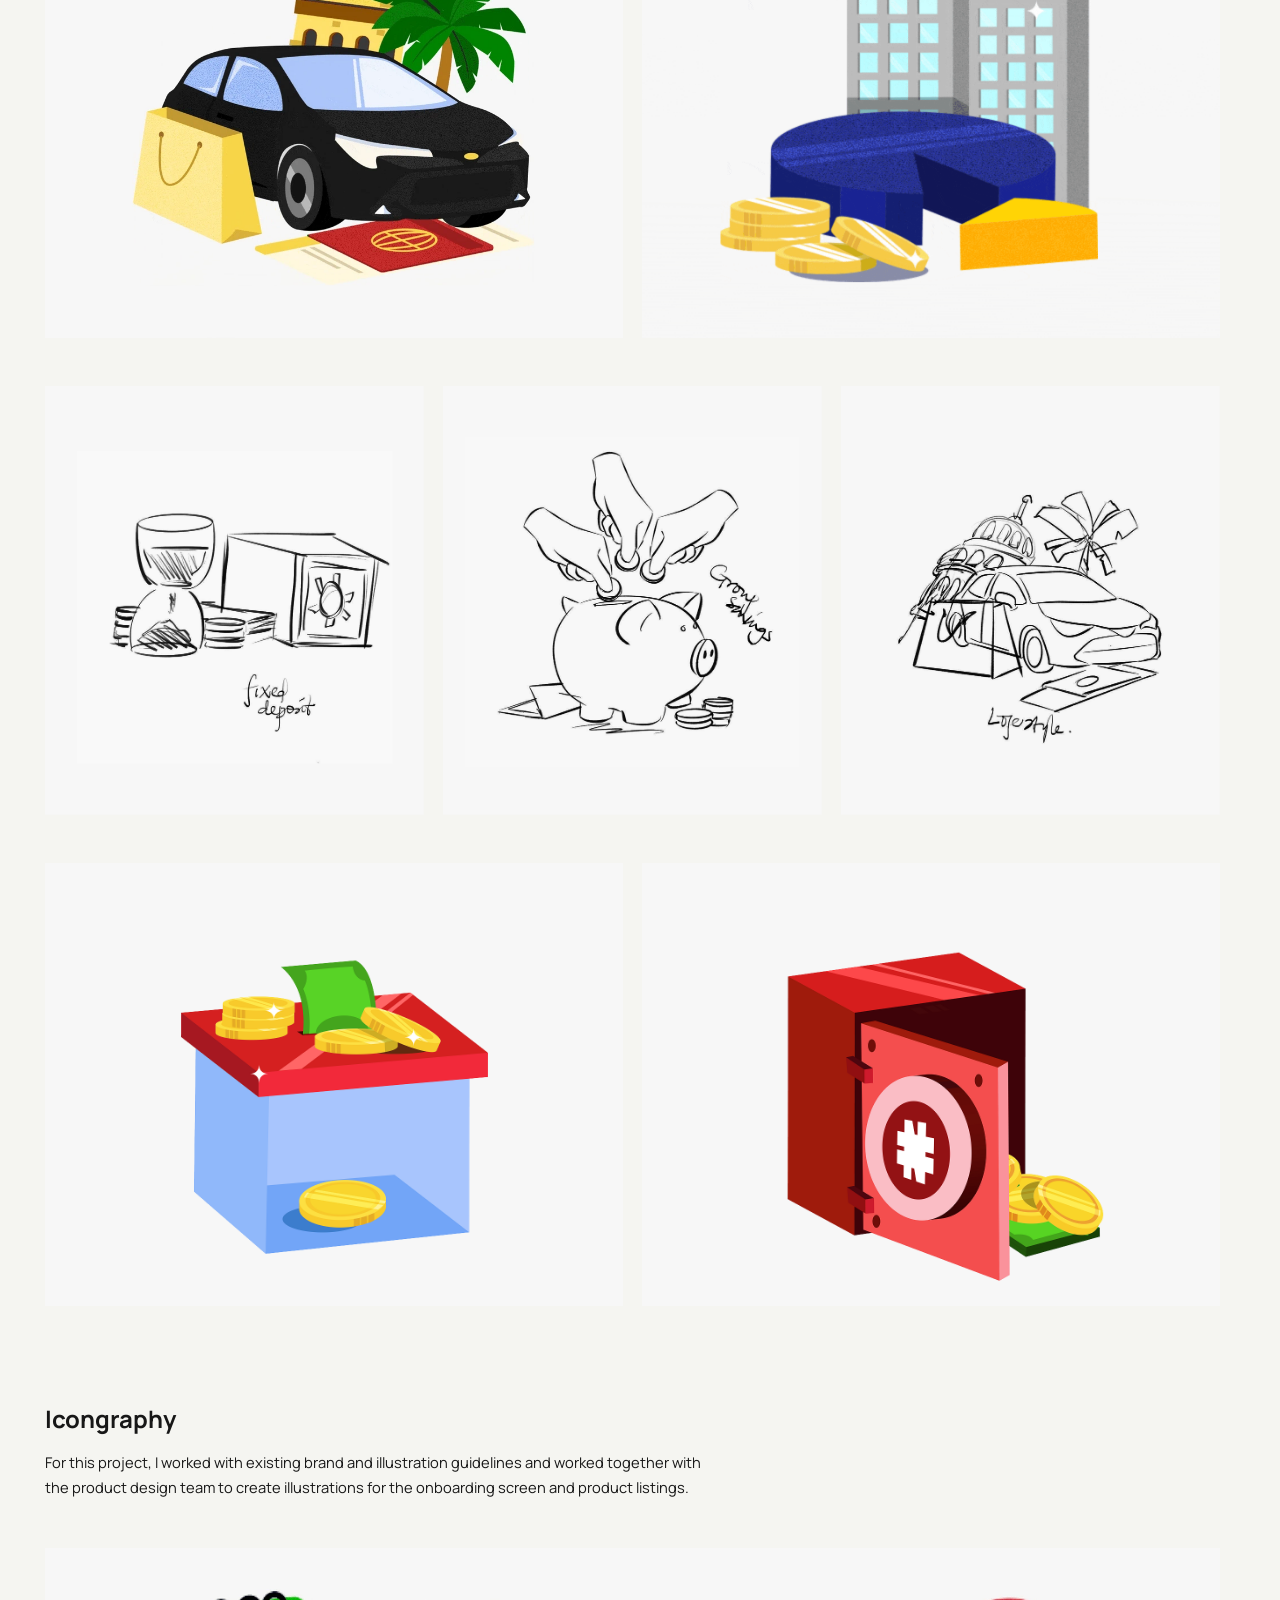
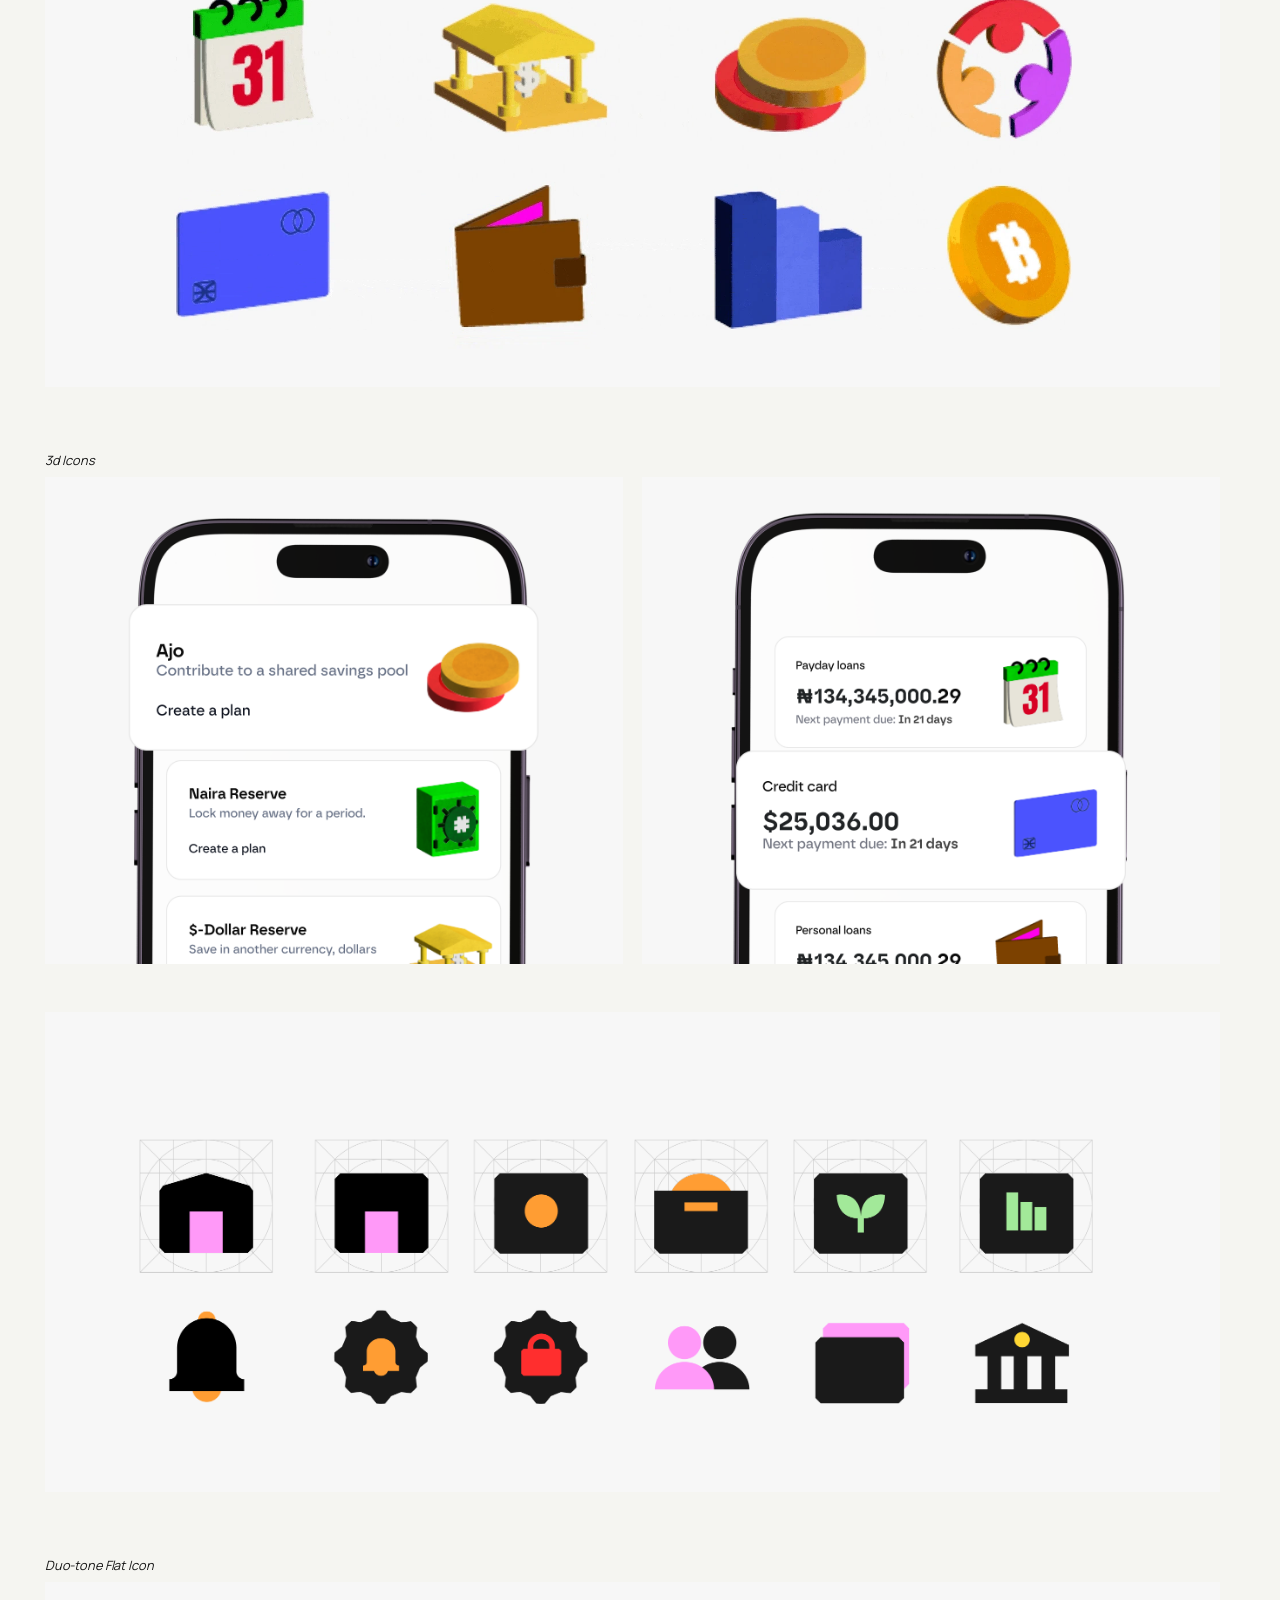
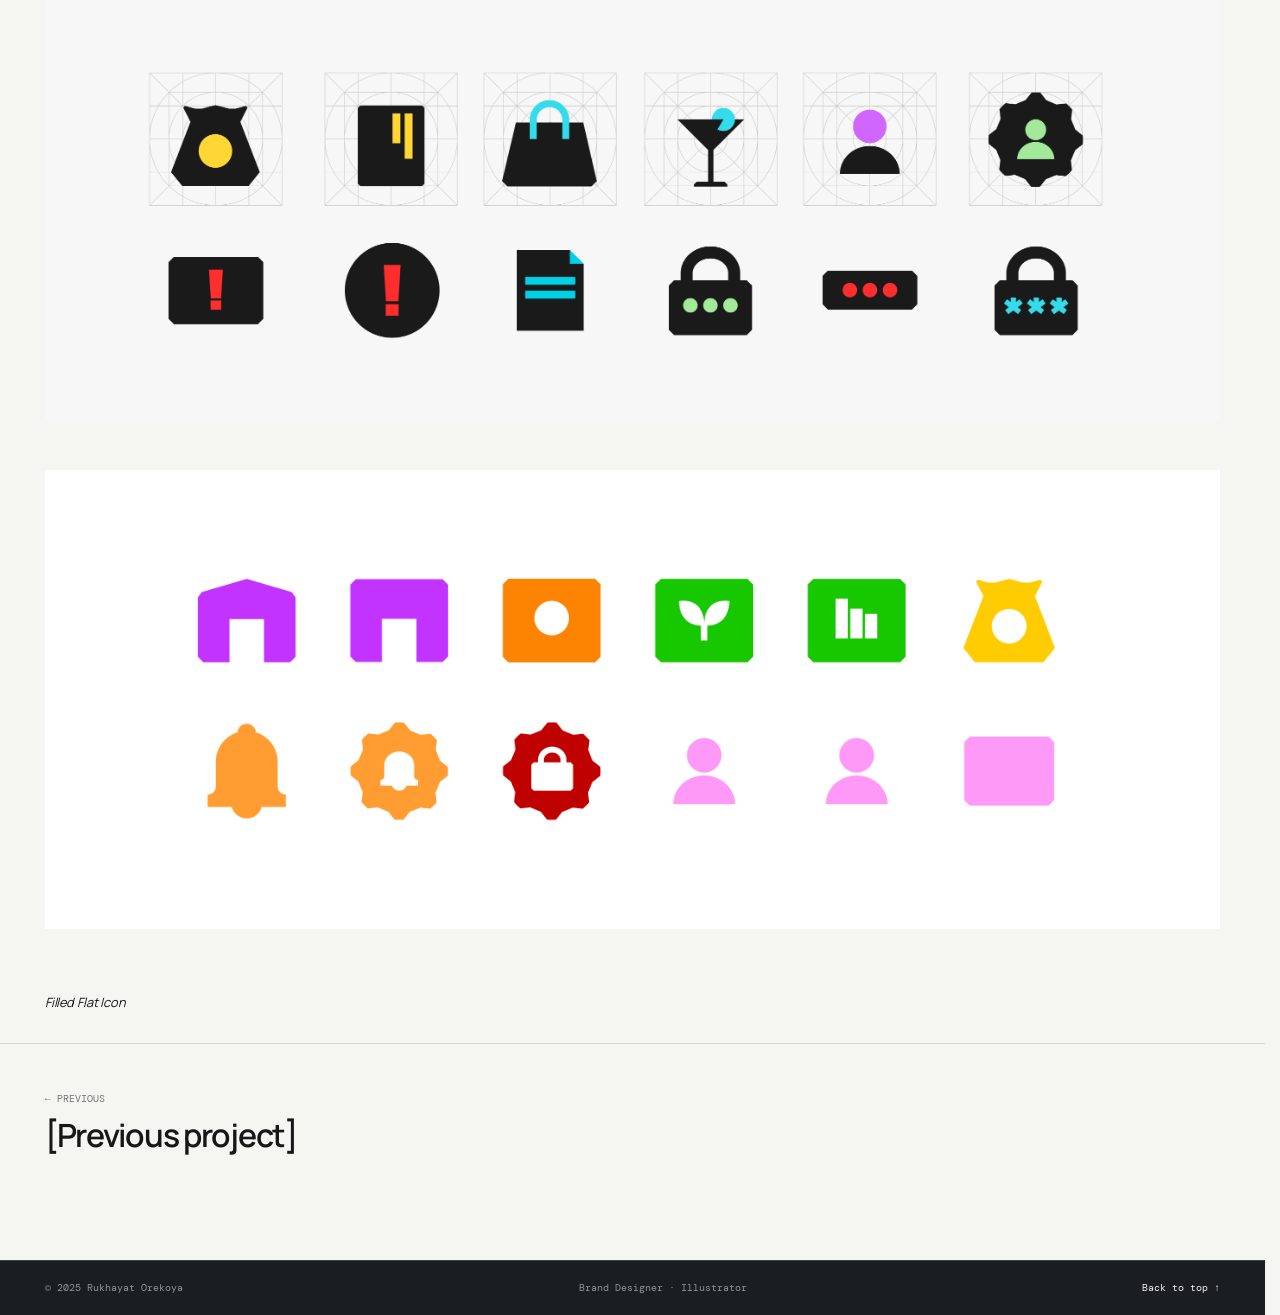
<file: rank.html>
<!doctype html>
<html lang="en">
<head>
  <meta charset="UTF-8" />
  <meta name="viewport" content="width=device-width, initial-scale=1.0" />
  <meta name="description" content="Case study — [Project Name] by Rukky." />
  <title>[PARTNA] — RUKKY</title>
  <link rel="preconnect" href="https://fonts.googleapis.com" />
  <link rel="preconnect" href="https://fonts.gstatic.com" crossorigin />
  <link href="https://fonts.googleapis.com/css2?family=DM+Mono:wght@400;500&family=Manrope:wght@400;500;600;700;800&display=swap" rel="stylesheet" />
   <link href="https://fonts.googleapis.com/css2?family=BBH+Bartle&family=DM+Mono:wght@400;500&family=Manrope:wght@400;500;600;700;800&display=swap" rel="stylesheet" />
   <link rel="stylesheet" href="style.css" />
  <link rel="stylesheet" href="project.css" />
</head>
<body>
  <header class="site-header">
    <a class="brand" href="index.html#top" aria-label="Rukky home"><span>rk.</span></a>
    <button class="nav-hamburger" id="navHamburger" type="button" aria-expanded="false" aria-controls="navLinks" aria-label="Open menu">
      <span></span><span></span><span></span>
    </button>
    <nav id="navLinks" aria-label="Primary navigation" aria-hidden="true">
      <a href="index.html#work">Works</a>
      <a href="gallery.html">Gallery</a>
      <a href="about.html">About</a>
      <a href="index.html#contact">Contact</a>
    </nav>
  </header>

  <main id="top">

<!-- Project header — trimmed padding so this + first image show on load -->
    <section class="project-hero section-pad">
  <div class="project-hero-grid">
    <div class="project-title-col reveal">
      <h1 class="project-title">Rank</h1>
       <span class="project-client-tag"> </span>
      
    </div>

    <p class="project-lede reveal">
      Rank is a financial institution which provides financial products and services, including loans for merchants and SMEs, and high-interest savings options. As the parent company behind Moni, Rank was in the process of expanding its offerings. I created illustrations for the app to support this growth and enhance user experience.

    </p>

    <dl class="project-meta-list reveal">
      <div><dt>Collaborators</dt></div>
      <div><dt>Role: Illustrator · Art Director</dt></div>
      <div><dd>Company: Moni by Rank</dd></div>
      <div><dd>Team: Design x Product</dd></div>
    
    </dl>
  </div>
</section>

<!-- First big image -->
  <section class="project-media section-pad">
   <div class="media-grid-flex">
 <div class="media-block g-12 natural reveal">
  <img class="project-art" src="/rank_images/firstbig.avif" alt="Chowdeck Ramadan campaign" loading="lazy" />
</div>
</div>
   </section>


    <section class="project-media section-pad">
  <div class="media-grid-flex">
    <div class="media-block g-6 natural reveal">
      <img class="project-art" src="/rank_images/image1avif.avif" alt="Chowdeck campaign detail" loading="lazy" />
    </div>
    <div class="media-block g-6 natural reveal">
      <img class="project-art" src="/rank_images/image2.avif" alt="Chowdeck campaign detail" loading="lazy" />
    </div>
    </div>
</section>
<section class="project-media section-pad">
  <div class="media-grid-flex">
     <div class="media-block g-6 natural reveal">
      <img class="project-art" src="/rank_images/image3.avif" alt="Chowdeck campaign detail" loading="lazy" />
    </div>
   <div class="media-block g-6 natural reveal">
      <img class="project-art" src="/rank_images/image4.avif" alt="Chowdeck campaign detail" loading="lazy" />
    </div>
    
    </div>
</section>
<section class="project-note section-pad">
      <p class="reveal">For this project, I worked with existing brand and illustration guidelines and worked together with the product design team to create illustrations for the onboarding screen and product listings.</p>
      
     
    </section>

<section class="project-media section-pad">
  <div class="media-grid-flex">
     <div class="media-block g-6 natural reveal">
      <img class="project-art" src="/rank_images/image5.png" alt="Chowdeck campaign detail" loading="lazy" />
    </div>
   <div class="media-block g-6 natural reveal">
      <img class="project-art" src="/rank_images/image6.png" alt="Chowdeck campaign detail" loading="lazy" />
    </div>
    
    </div>
</section>
<section class="project-media section-pad">
  <div class="media-grid-flex">
     <div class="media-block g-6 natural reveal">
      <img class="project-art" src="/rank_images/image7.png" alt="Chowdeck campaign detail" loading="lazy" />
    </div>
   <div class="media-block g-6 natural reveal">
      <img class="project-art" src="/rank_images/image8.png" alt="Chowdeck campaign detail" loading="lazy" />
    </div>
    
    </div>
</section>
<section class="project-media section-pad">
  <div class="media-grid-flex">
     <div class="media-block g-6 natural reveal">
      <img class="project-art" src="/rank_images/image9.webp" alt="Chowdeck campaign detail" loading="lazy" />
    </div>
   <div class="media-block g-6 natural reveal">
      <img class="project-art" src="/rank_images/image10.gif" alt="Chowdeck campaign detail" loading="lazy" />
    </div>
    
    </div>
</section>

<section class="project-media section-pad">
  <div class="media-grid-flex">

    <div class="media-block g-4 natural reveal" >
      <img class="project-art" src="/rank_images/image11.png" alt="Description" loading="lazy" />
    </div>

    <div class="media-block g-4 natural reveal">
      <img class="project-art" src="/rank_images/image12.png" alt="Description" loading="lazy" />
    </div>

    <div class="media-block g-4 natural reveal">
      <img class="project-art" src="/rank_images/image13.png" alt="Description" loading="lazy" />
    </div>

  </div>
</section>

<section class="project-media section-pad">
  <div class="media-grid-flex">
     <div class="media-block g-6 natural reveal">
      <img class="project-art" src="/rank_images/image14.png" alt="Chowdeck campaign detail" loading="lazy" />
    </div>
   <div class="media-block g-6 natural reveal">
      <img class="project-art" src="/rank_images/image15.png" alt="Chowdeck campaign detail" loading="lazy" />
    </div>
    
    </div>
</section>

<section class="project-note section-pad">
      <span class="project-note-heading reveal">Icongraphy</span>
      <p class="reveal">For this project, I worked with existing brand and illustration guidelines and worked together with the product design team to create illustrations for the onboarding screen and product listings.</p>
    </section>

    <section class="project-media section-pad">
   <div class="media-grid-flex">
 <div class="media-block g-12 natural reveal">
  <img class="project-art" src="/rank_images/image16.webp" alt="Chowdeck Ramadan campaign" loading="lazy" />
</div>
</div>
   </section>

   <section class="project-media section-pad">
    <span class="media-tag reveal">3d Icons</span>
  <div class="media-grid-flex">
     <div class="media-block g-6 natural reveal">
      <img class="project-art" src="/rank_images/image17.png" alt="Chowdeck campaign detail" loading="lazy" />
    </div>
   <div class="media-block g-6 natural reveal">
      <img class="project-art" src="/rank_images/image18.png" alt="Chowdeck campaign detail" loading="lazy" />
    </div>
    </div>
</section>

  <section class="project-media section-pad">
   <div class="media-grid-flex">
 <div class="media-block g-12 natural reveal">
  <img class="project-art" src="/rank_images/image19.png" alt="Chowdeck Ramadan campaign" loading="lazy" />
</div>
</div>
   </section>
     <section class="project-media section-pad">
      <span class="media-tag reveal">Duo-tone Flat Icon</span>
      <div class="media-grid-flex">
 <div class="media-block g-12 natural reveal">
  <img class="project-art" src="/rank_images/image20.png" alt="Chowdeck Ramadan campaign" loading="lazy" />
</div>
</div>
   </section>
     <section class="project-media section-pad">
      
   <div class="media-grid-flex">
 <div class="media-block g-12 natural reveal">
  <img class="project-art" src="/rank_images/image21.png" alt="Chowdeck Ramadan campaign" loading="lazy" />
</div>
</div>
   </section>
      </section>
     <section class="project-media section-pad">
      <span class="media-tag reveal">Filled Flat Icon</span>
      
   </section>




  

    <!-- Prev / Next -->
    <nav class="project-pagination section-pad reveal" aria-label="Other projects">
      <a class="pagination-link prev" href="/ladder.html"><span class="pagination-label">← Previous</span><span class="pagination-title">[Previous project]</span></a>
   
    </nav>

  </main>

  <footer class="site-footer section-pad">
    <span>© 2025 Rukhayat Orekoya</span>
    <span>Brand Designer · Illustrator</span>
    <a href="#top">Back to top ↑</a>
  </footer>
  <script src="script.js"></script>
</body>
</html>
</file>
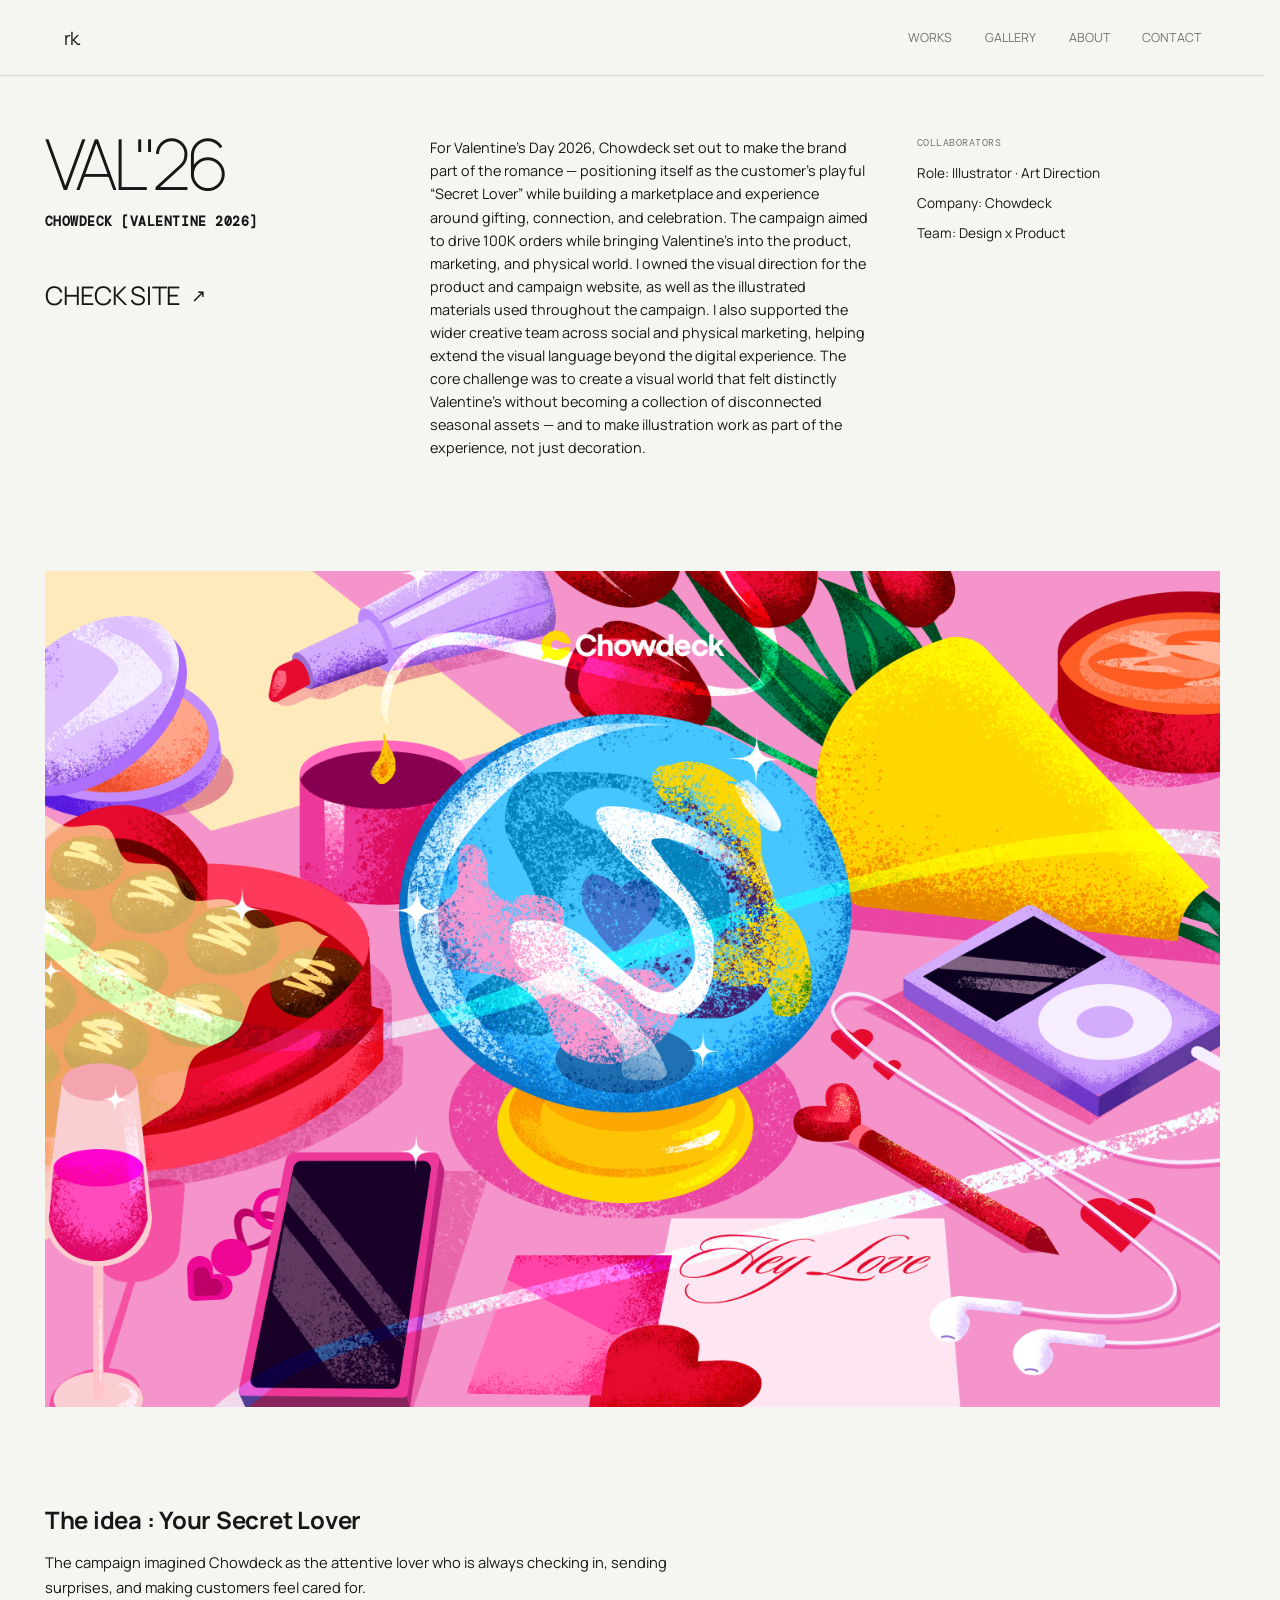
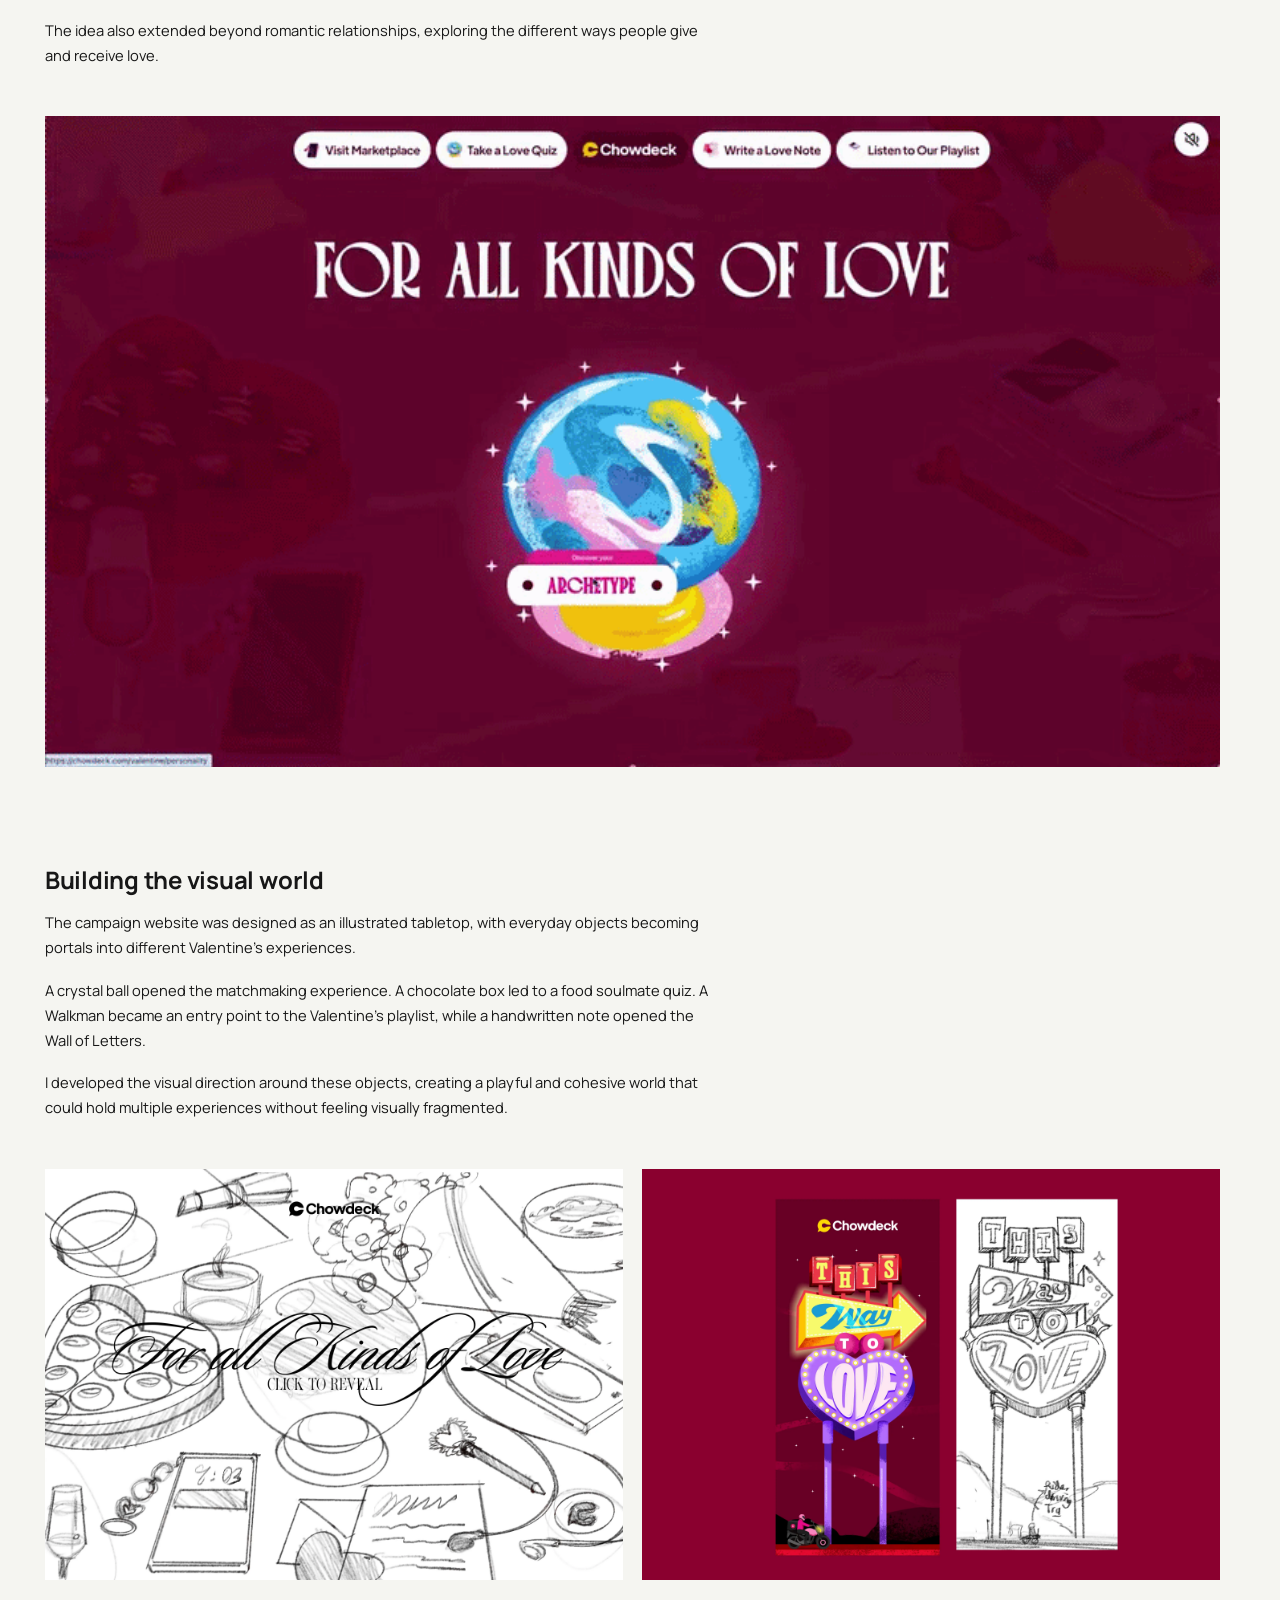
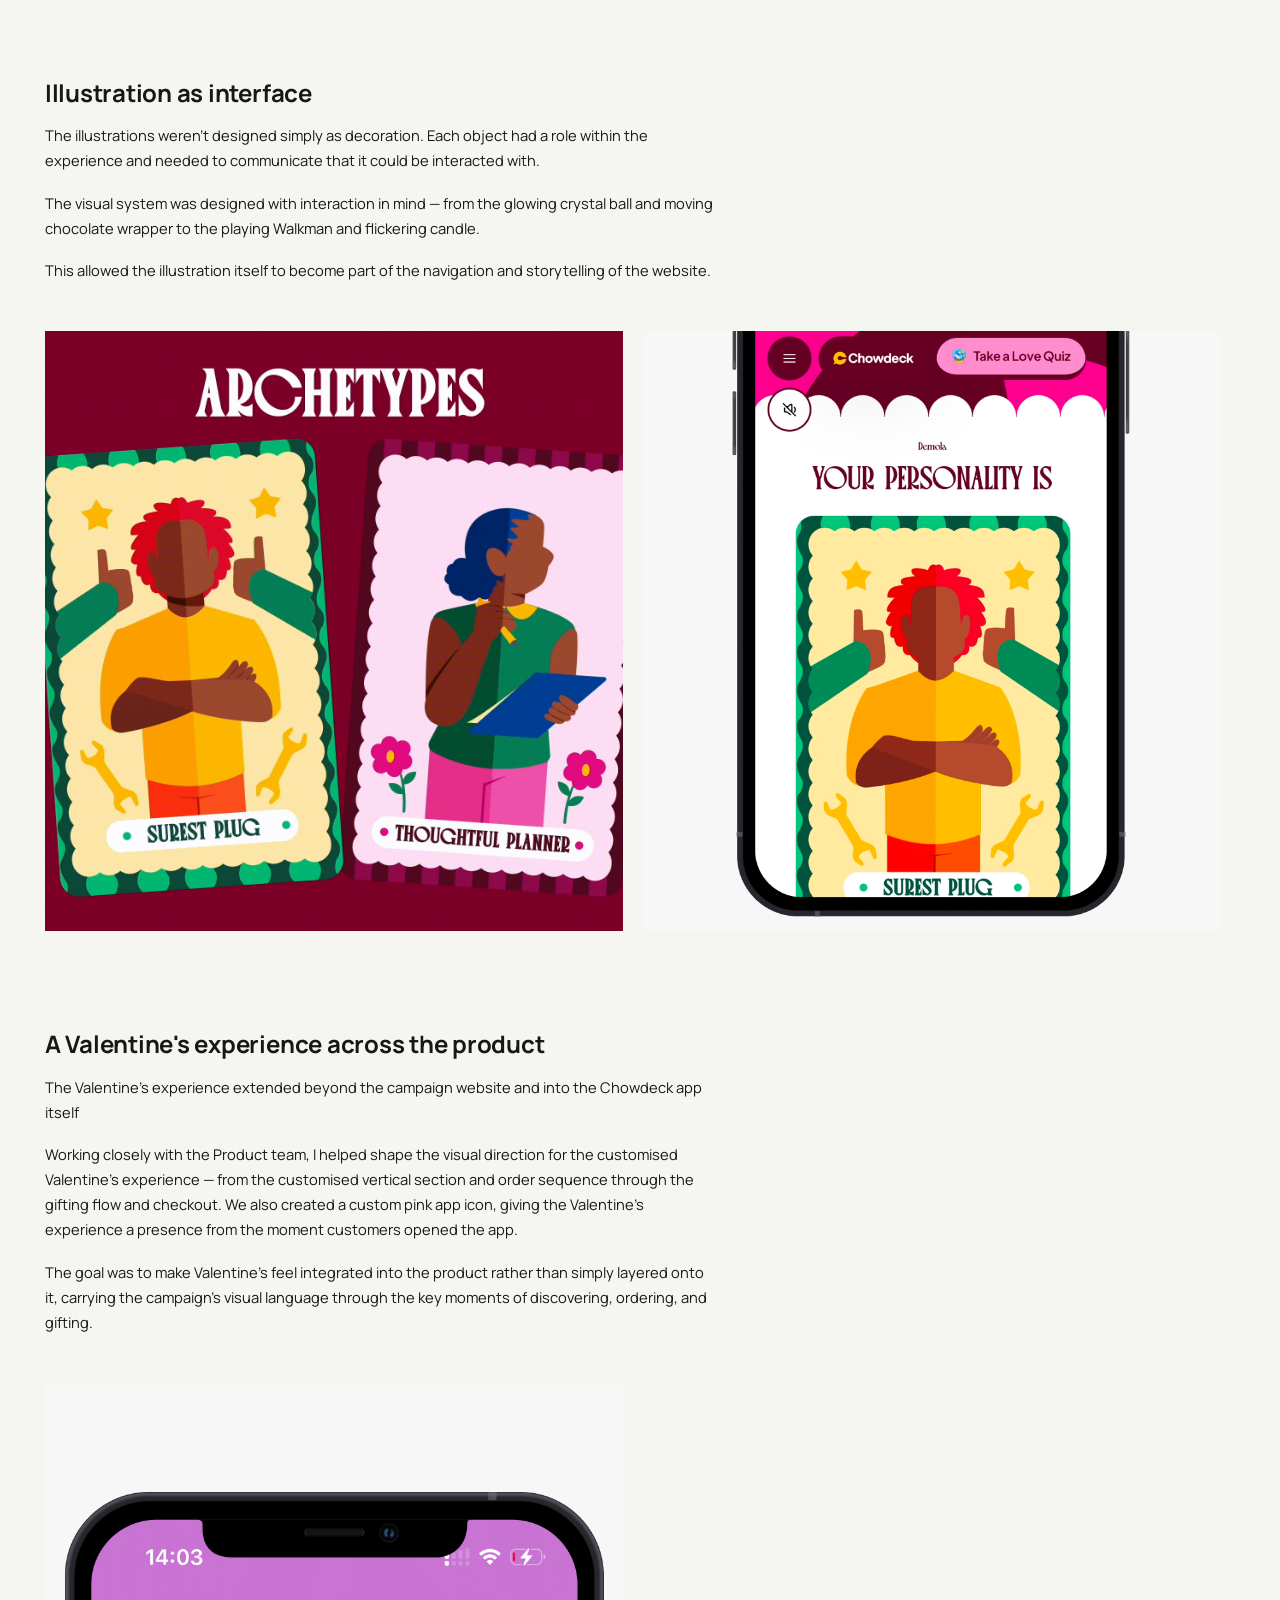
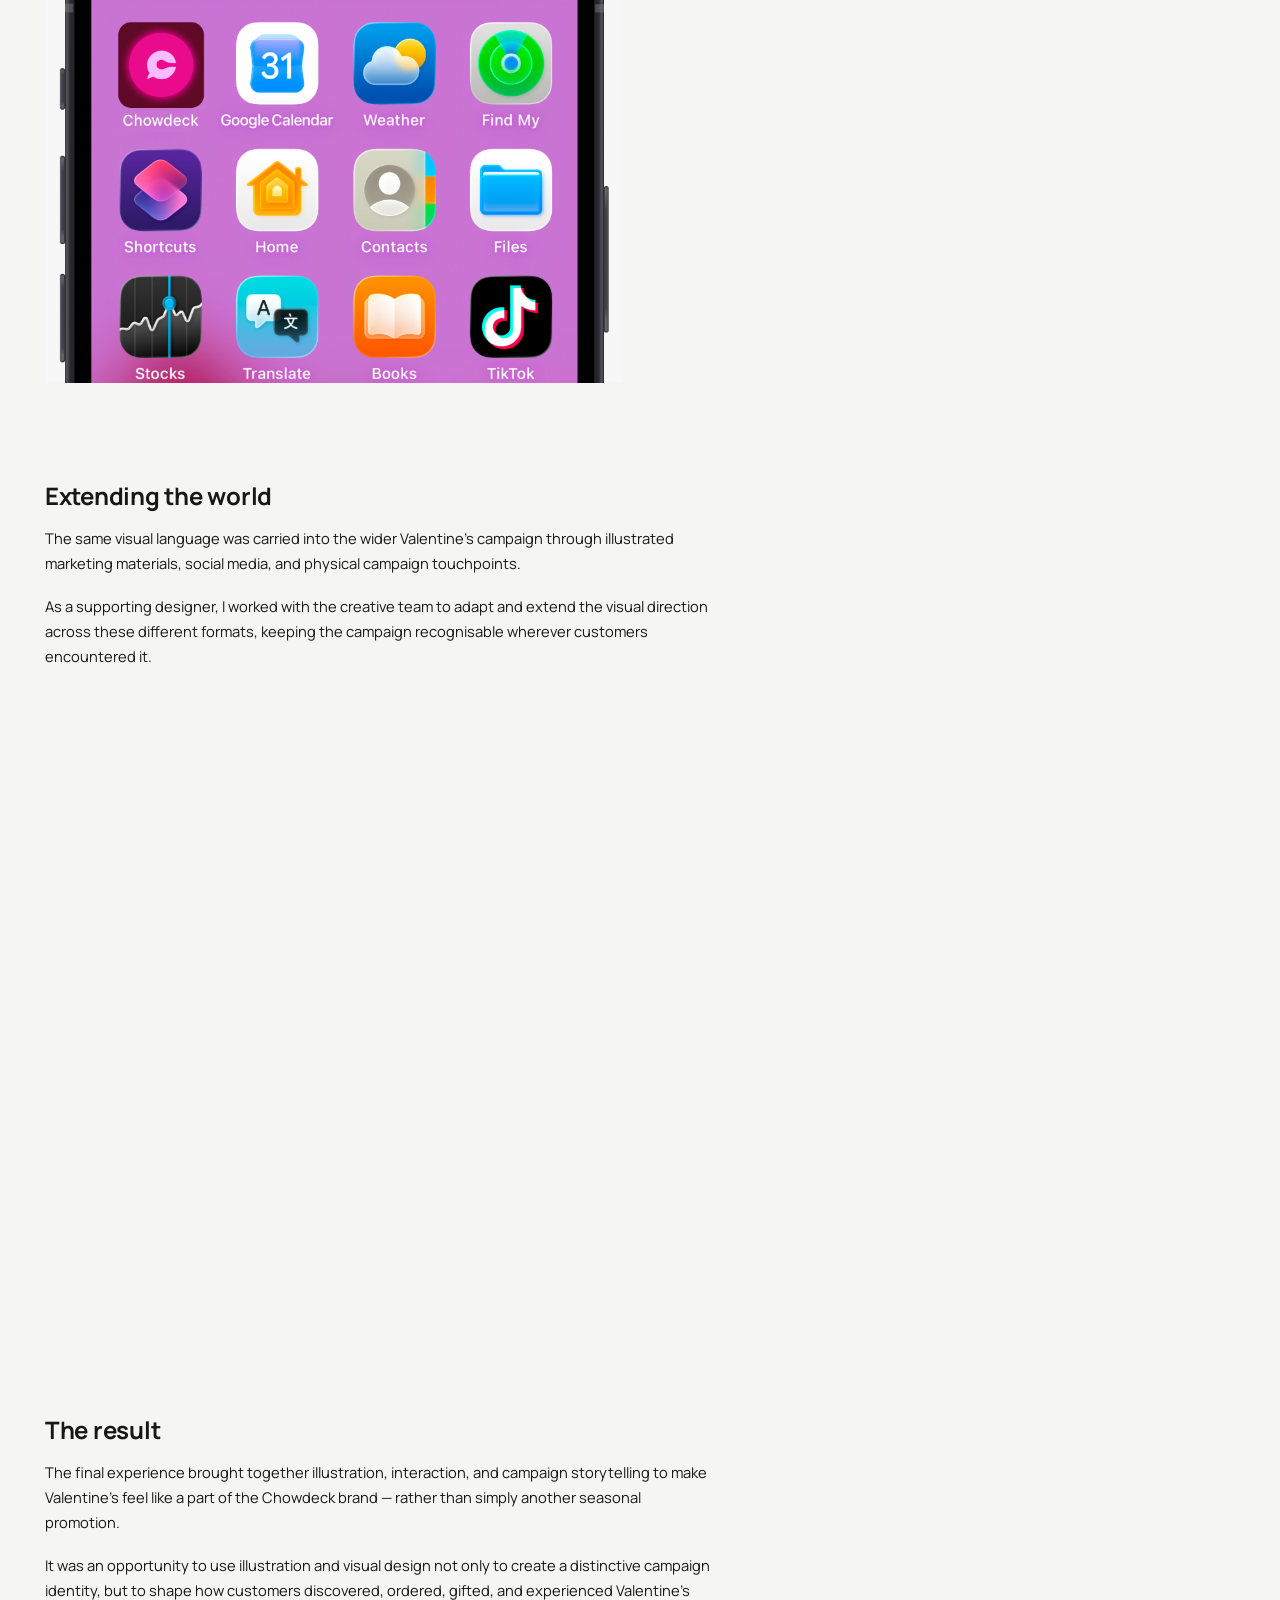
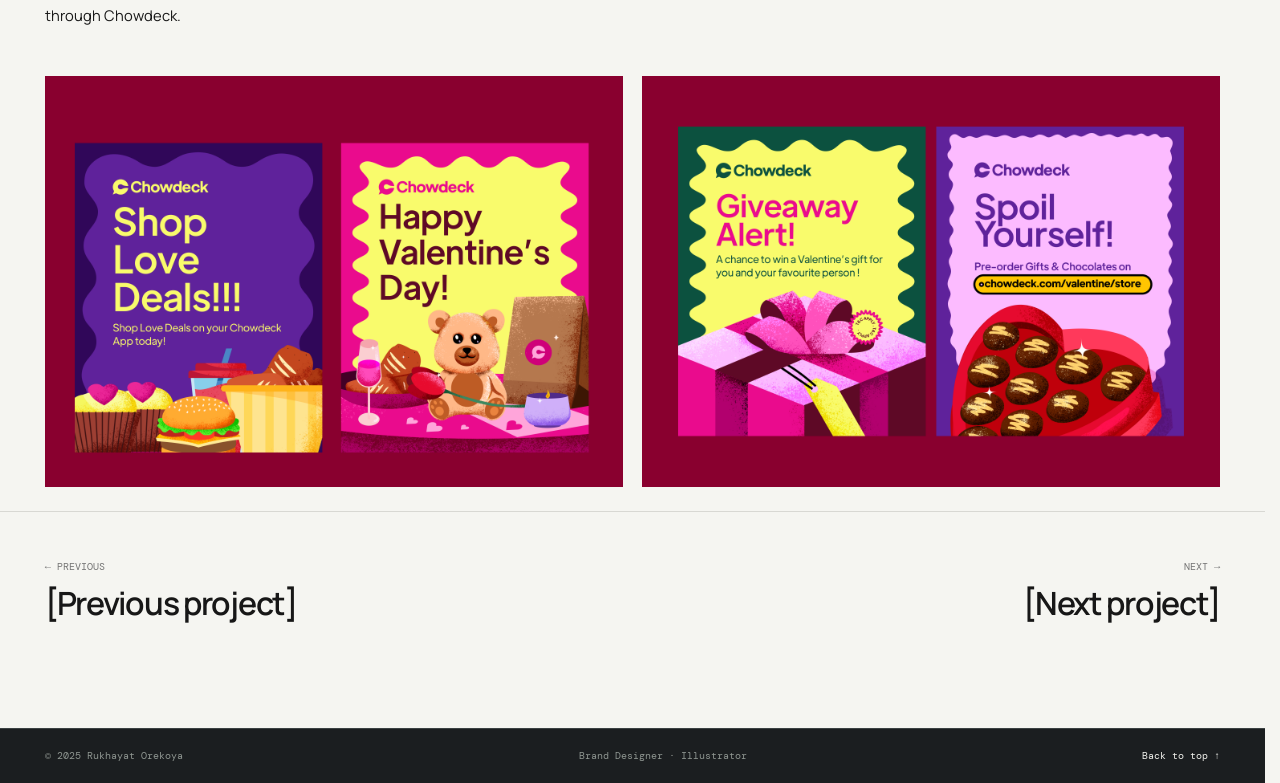
<file: valentine.html>
<!doctype html>
<html lang="en">
<head>
  <meta charset="UTF-8" />
  <meta name="viewport" content="width=device-width, initial-scale=1.0" />
  <meta name="description" content="Case study — [Project Name] by Rukky." />
  <title>[PARTNA] — RUKKY</title>
  <link rel="preconnect" href="https://fonts.googleapis.com" />
  <link rel="preconnect" href="https://fonts.gstatic.com" crossorigin />
  <link href="https://fonts.googleapis.com/css2?family=DM+Mono:wght@400;500&family=Manrope:wght@400;500;600;700;800&display=swap" rel="stylesheet" />
  <link href="https://fonts.googleapis.com/css2?family=BBH+Bartle&family=DM+Mono:wght@400;500&family=Manrope:wght@400;500;600;700;800&display=swap" rel="stylesheet" />
   <link rel="stylesheet" href="style.css" />
  <link rel="stylesheet" href="project.css" />
</head>
<body>
  <header class="site-header">
    <a class="brand" href="index.html#top" aria-label="Rukky home"><span>rk.</span></a>
    <button class="nav-hamburger" id="navHamburger" type="button" aria-expanded="false" aria-controls="navLinks" aria-label="Open menu">
      <span></span><span></span><span></span>
    </button>
    <nav id="navLinks" aria-label="Primary navigation" aria-hidden="true">
      <a href="index.html#work">Works</a>
      <a href="gallery.html">Gallery</a>
      <a href="about.html">About</a>
      <a href="index.html#contact">Contact</a>
    </nav>
  </header>

  <main id="top">

    <!-- Project header — trimmed padding so this + first image show on load -->
        <section class="project-hero section-pad">
  <div class="project-hero-grid">
    <div class="project-title-col reveal">
  <h1 class="project-title"> VAL"26</h1>
  <span class="project-client-tag">CHOWDECK [Valentine 2026]</span>

  <a class="check-site-link reveal" href="https://chowdeck.com/valentine" target="_blank" rel="noopener">
    Check Site <span>↗</span>
  </a>
</div>

    <p class="project-lede reveal">For Valentine's Day 2026, Chowdeck set out to make the brand part of the romance — positioning itself as the customer's playful “Secret Lover” while building a marketplace and experience around gifting, connection, and celebration. The campaign aimed to drive 100K orders while bringing Valentine's into the product, marketing, and physical world.

I owned the visual direction for the product and campaign website, as well as the illustrated materials used throughout the campaign. I also supported the wider creative team across social and physical marketing, helping extend the visual language beyond the digital experience.

The core challenge was to create a visual world that felt distinctly Valentine's without becoming a collection of disconnected seasonal assets — and to make illustration work as part of the experience, not just decoration.</p>

    <dl class="project-meta-list reveal">
      <div><dt>Collaborators</dt></div>
      <div><dd>Role: Illustrator · Art Direction</dd></div>
      <div><dd>Company: Chowdeck</dd></div>
      <div><dd>Team: Design x Product</dd></div>
    </dl>
  </div>
</section>

<!-- First big image -->
  <section class="project-media section-pad">
   <div class="media-grid-flex">
 <div class="media-block g-12 natural reveal">
  <img class="project-art" src="/valentine_images/first_image.png" alt="valentine" loading="lazy" />
</div>
</div>
   </section>

    <!-- Detailed explanation — right after the first big image -->
    <section class="project-note section-pad">
       <span class="project-note-heading reveal">The idea : Your Secret Lover</span>
      <p class="reveal">The campaign imagined Chowdeck as the attentive lover who is always checking in, sending surprises, and making customers feel cared for.</p>
      <p class="reveal">The idea also extended beyond romantic relationships, exploring the different ways people give and receive love.</p>
    </section>

      <section class="project-media section-pad">
   <div class="media-grid-flex">
  <div class="media-block g-12 natural reveal">
    <img class="project-art" src="/valentine_images/valentine.gif" alt="Chowdeck Ramadan campaign" loading="lazy" />
  </div>
</div>
   </section>

     <!-- Detailed explanation — right after the first big image -->
    <section class="project-note section-pad">
       <span class="project-note-heading reveal">Building the visual world</span>
      <p class="reveal">The campaign website was designed as an illustrated tabletop, with everyday objects becoming portals into different Valentine's experiences.</p>
      <p class="reveal">A crystal ball opened the matchmaking experience. A chocolate box led to a food soulmate quiz. A Walkman became an entry point to the Valentine's playlist, while a handwritten note opened the Wall of Letters.</p>
      <p class="reveal">I developed the visual direction around these objects, creating a playful and cohesive world that could hold multiple experiences without feeling visually fragmented.</p>
    </section>
<section class="project-media section-pad">
  <div class="media-grid-flex">
    <div class="media-block g-6 natural reveal">
      <img class="project-art" src="/valentine_images/3.webp" alt="Chowdeck campaign detail" loading="lazy" />
    </div>
    <div class="media-block g-6 natural reveal">
      <img class="project-art" src="/valentine_images/splash screen post.webp" alt="Chowdeck campaign detail" loading="lazy" />
     </div>
    </div>
</section>
      


     <!-- Detailed explanation — right after the first big image -->
    <section class="project-note section-pad">
      <span class="project-note-heading reveal">Illustration as interface</span>
      <p class="reveal">The illustrations weren't designed simply as decoration. Each object had a role within the experience and needed to communicate that it could be interacted with.</p>
      <p class="reveal">The visual system was designed with interaction in mind — from the glowing crystal ball and moving chocolate wrapper to the playing Walkman and flickering candle.</p>
      <p class="reveal">This allowed the illustration itself to become part of the navigation and storytelling of the website.</p>
    </section>

      <section class="project-media section-pad">
  <div class="media-grid-flex">

<div class="media-block g-6 natural reveal" style="--img-h: 600px;">
  <img class="project-art" src="/valentine_images/first.GIF" alt="Chowdeck campaign detail" loading="lazy" />
</div>

<div class="media-block g-6 natural reveal" style="--img-h: 600px;">
  <img class="project-art" src="/valentine_images/Group 1321316898.png" alt="Chowdeck campaign detail" loading="lazy" />
</div>

  </div>  
</section>


   
 <section class="project-note section-pad">
  <span class="project-note-heading reveal">A Valentine's experience across the product</span>
      <p class="reveal">The Valentine's experience extended beyond the campaign website and into the Chowdeck app itself</p>
      <p class="reveal">Working closely with the Product team, I helped shape the visual direction for the customised Valentine's experience — from the customised vertical section and order sequence through the gifting flow and checkout. We also created a custom pink app icon, giving the Valentine's experience a presence from the moment customers opened the app.</p>
      <p class="reveal">The goal was to make Valentine's feel integrated into the product rather than simply layered onto it, carrying the campaign's visual language through the key moments of discovering, ordering, and gifting.</p>
    </section>

              <section class="project-media section-pad">
  <div class="media-grid-flex">

    <div class="media-block g-6 natural reveal" style="--img-h: 600px;">
  <img class="project-art" src="/valentine_images/mobile.PNG" alt="Chowdeck campaign detail" loading="lazy" />
</div>


<div class="media-block g-6 natural reveal" style="--img-h: 600px;">
  <video class="project-art" autoplay muted loop playsinline>
    <source src="/valentine_images/video2.MP4" type="video/mp4">
  </video>
</div>



  </div>  
</section>


     <section class="project-note section-pad">
      <span class="project-note-heading reveal">Extending the world</span>
      <p class="reveal">The same visual language was carried into the wider Valentine's campaign through illustrated marketing materials, social media, and physical campaign touchpoints.</p>
      <p class="reveal">As a supporting designer, I worked with the creative team to adapt and extend the visual direction across these different formats, keeping the campaign recognisable wherever customers encountered it.</p>
    </section>



          <section class="project-media section-pad">
  <div class="media-grid-flex">
    <div class="media-block g-6 natural reveal" style="--img-h: 600px;">
   <video class="project-art" autoplay muted loop playsinline>
    <source src="/valentine_images/video3.MP4" type="video/mp4">
  </video>
</div>

<div class="media-block g-6 natural reveal" style="--img-h: 600px;">
  <video class="project-art" autoplay muted loop playsinline>
    <source src="/valentine_images/video1.MP4" type="video/mp4">
  </video>
</div>



  </div>  
</section>

<section class="project-note section-pad">
      <span class="project-note-heading reveal">The result</span>
      <p class="reveal">The final experience brought together illustration, interaction, and campaign storytelling to make Valentine's feel like a part of the Chowdeck brand — rather than simply another seasonal promotion.</p>
      <p class="reveal">It was an opportunity to use illustration and visual design not only to create a distinctive campaign identity, but to shape how customers discovered, ordered, gifted, and experienced Valentine's through Chowdeck.</p>
    </section>

       <!-- Varied-size image arrangement — mix g-*/h-* freely -->
    <!-- Varied-size image arrangement — mix g-* freely, natural sizing throughout -->
<section class="project-media section-pad">
  <div class="media-grid-flex">
    <div class="media-block g-6 natural reveal">
      <img class="project-art" src="/valentine_images/Inactive state.PNG" alt="Chowdeck campaign detail" loading="lazy" />
    </div>
    <div class="media-block g-6 natural reveal">
      <img class="project-art" src="/valentine_images/Inactive state-1.PNG" alt="Chowdeck campaign detail" loading="lazy" />
     </div>
    </div>
</section>


     
</section>
    <!-- Credits -->

    <!-- Prev / Next -->
    <nav class="project-pagination section-pad reveal" aria-label="Other projects">
      <a class="pagination-link prev" href="/ramadan.html"><span class="pagination-label">← Previous</span><span class="pagination-title">[Previous project]</span></a>
      <a class="pagination-link next" href="/office.html"><span class="pagination-label">Next →</span><span class="pagination-title">[Next project]</span></a>
    </nav>

  </main>

  <footer class="site-footer section-pad">
    <span>© 2025 Rukhayat Orekoya</span>
    <span>Brand Designer · Illustrator</span>
    <a href="#top">Back to top ↑</a>
  </footer>
  <script src="script.js"></script>
</body>
</html>
</file>
<file: style.css>
html {
  scrollbar-gutter: stable;
}
:root {
  --ink: #171717;
  --muted: #747474;
  --line: #d8d8d3;
  --paper: #f5f5f1;
  --acid: #c9f06d;
  --dark: #1b1e20;
}

* {
  box-sizing: border-box;
}

html {
  scroll-behavior: smooth;
}
body,
a,
button {
  cursor: url('/cursor_images/spade-black-cursor-24.png') 11 0, auto;
}

body {
  margin: 0;
  overflow-x: hidden;
  background: var(--paper);
  color: var(--ink);
  font-family: "Manrope", Arial, sans-serif;
}
.site-header nav a[aria-current="page"] {
  color: #1c3fa6;
}


.section-pad {
  padding-right: clamp(1rem, 3.5vw, 4rem);
  padding-left: clamp(1rem, 3.5vw, 4rem);
}

/* =============================
   Header and navigation
============================= */
.site-header {
  position: sticky;
  z-index: 20;
  top: 0;
  display: flex;
  height: 76px;
  align-items: center;
  justify-content: space-between;
  padding: 0 clamp(1.25rem, 5vw, 5.5rem);
  border-bottom: 1px solid var(--line);
  background: rgb(245 245 241 / 88%);
  backdrop-filter: blur(12px);
  font-size: 0.72rem;
}

.site-header.pink-header {
  background: #ff3ebf;
  border-bottom: 1px solid var(--ink);
  backdrop-filter: none;

}

.site-header.pink-header nav a {
  color: var(--ink);
  font-weight: 600;
}


.site-header.pink-header nav a:hover {
  opacity: 0.6;
  color: var(--ink);
}

.brand {
  color: var(--ink);
  font-family: "BBH Bartle", "Manrope", Arial, sans-serif;   /* add this line */
  font-size: 1.15rem;
  font-weight: 400;   /* was: 800 — BBH Bartle only ships as 400, same issue as before */
  letter-spacing: -0.08em;
  text-decoration: none;
}

.site-header nav {
  display: flex;
  gap: clamp(0.75rem, 2.5vw, 2.5rem);   /* slightly tighter min, since BBH Bartle is wider per-letter */
}

.site-header nav a {
  color: var(--muted);
  font-family: "BBH Bartle", "Manrope", Arial, sans-serif;
  font-size: 0.78rem;
  font-weight: 400;
  letter-spacing: 0.01em;
  text-transform: uppercase;
  text-decoration: none;
  transition: color 0.25s ease, opacity 0.2s ease;
}
.site-header nav a:hover {
  opacity: 0.6;
}
.site-header nav a:hover,
.text-link:hover,
.email-link:hover {
  color: var(--ink);
}

.nav-hamburger {
  display: none;
}

/* =============================
   Shared text styles
============================= */
.eyebrow {
  color: var(--muted);
  font-family: "DM Mono", monospace;
  font-size: 0.68rem;
  letter-spacing: 0.05em;
  text-transform: uppercase;
}

.eyebrow > span {
  margin-right: 1.2rem;
  color: var(--ink);
}

/* =============================
   Hero section
============================= */


body.pink-page {
  background: #ff3ebf;
}

.hero {
  display: flex;
  flex-direction: column;
  gap: clamp(1rem, 2vh, 1.5rem);        /* was: clamp(1.5rem, 3vh, 2.5rem) */
  padding-top: clamp(1rem, 2.5vh, 1.5rem); /* was: clamp(1.5rem, 4vh, 2.5rem) */
  padding-bottom: clamp(1.5rem, 3vh, 2rem); /* was: clamp(2rem, 4vh, 3rem) */
  text-align: center;
}
.hero-banner {
  width: 100%;
  max-width: none;
  margin: 0 auto;
  aspect-ratio: 3 / 1;
  overflow: hidden;
}
.hero-banner img {
  display: block;
  width: 100%;
  height: 100%;
  object-fit: cover;
}
.hero-intro {
  max-width: 100%;   /* was: 640px — let it breathe closer to full width */
}
.hero-title {
  margin: 0 0 1rem;
  font-family: "BBH Bartle", "Manrope", Arial, sans-serif;
  font-size: clamp(2.8rem, 8vw, 5.5rem);   /* bumped up since BBH Bartle may still read slightly smaller at the same declared size */
  letter-spacing: -0.01em;
  line-height: 0.95;
  color: var(--ink);
}
.hero-section-label {
  text-align: center;
  margin-top: clamp(1rem, 3vh, 2rem);       /* add this */
  margin-bottom: clamp(2.5rem, 5vh, 4rem);  /* was: clamp(1.5rem, 3vh, 2.5rem) */
  font-family: "BBH Bartle", "Manrope", Arial, sans-serif;
  font-size: clamp(1.1rem, 2.5vw, 1.5rem);
  letter-spacing: 0.02em;
  color: #fff;
}
.hero-body {
  margin: 0;
  font-family: "Manrope", Arial, sans-serif;
  font-weight: 500;
  font-size: clamp(0.95rem, 1.4vw, 1.1rem);
  line-height: 1.6;
  color: var(--ink);
}
.hero-tagline {
  font-weight: 700;
  text-transform: uppercase;
}

.work-blue {
  background: #1c3fa6;
  padding-top: clamp(2rem, 4vh, 3rem);
  padding-bottom: clamp(3rem, 6vw, 5rem);
}
@keyframes pulse {
  0%, 100% { opacity: 1; }
  50% { opacity: 0.35; }
}

.status-rotate {
  transition: opacity 0.4s ease;
}

.hero-lede {
  margin: 0;
  font-size: clamp(1.5rem, 3vw, 1.5rem);
  font-weight: 500;
  letter-spacing: -0.03em;
  line-height: 1.3;
  color: var(--ink);
  transition-delay: 0.2s;
}

/* =============================
   Work and project cards
============================= */
.work,
.about {
  padding-top: clamp(3rem, 6vw, 6rem);
  
}
.work {
  padding-top: clamp(1rem, 3vh, 2rem);  /* add this if spacing feels too tight after removing the heading */
}

.heading-note,
.contact-aside {
  color: var(--muted);
  font-size: 0.78rem;
}

.project-grid {
  display: grid;
  grid-template-columns: repeat(2, 1fr);
  gap: clamp(1.5rem, 4vw, 4rem) 1.25rem;
}

.featured-project {
  display: block;
  margin-bottom: clamp(4rem, 8vw, 4rem);
}

.featured-project .project-image {
  min-height: min(42vw, 480px);
}

.project-card {
  color: var(--ink);
  text-decoration: none;
}

.project-image {
  position: relative;
  min-height: 390px;
  overflow: hidden;
  background: #d9d4c8;
  transition: transform 0.5s cubic-bezier(0.2, 0.7, 0.2, 1);
}

.project-art {
  display: block;
  position: absolute;
  inset: 0;
  width: 100%;
  height: 100%;
  object-fit: cover;
  transition: transform 0.7s cubic-bezier(0.2, 0.7, 0.2, 1), filter 0.4s ease;
}

.project-card:hover .project-image {
  transform: scale(0.985);
}

.project-card:hover .project-art {
  transform: scale(1.05);
  filter: saturate(1.08);
}

.image-label {
  position: absolute;
  z-index: 2;
  top: 1rem;
  left: 1rem;
  color: #fff;
  font-family: "DM Mono", monospace;
  font-size: 0.62rem;
  text-shadow: 0 1px 4px #0008;
}

.project-meta {
  display: flex;
  align-items: flex-start;
  justify-content: space-between;
  padding: 1.1rem 0;
  border-bottom: 1px solid var(--line);
}

.project-meta h2 {
  margin: 0 0 0.35rem;
  font-size: 1rem;
  font-weight: 600;
}

.project-meta p {
  margin: 0;
  color: var(--muted);
  font-family: "DM Mono", monospace;
  font-size: 0.65rem;
  text-transform: uppercase;
}
.work-blue .project-meta p {
  color: #dde4f7;
  font-weight: 600;   /* was inheriting 400 from base rule */
}
.work-blue .project-meta h2 {
  color: #fff;
}

.work-blue .project-arrow {
  color: #fff;
}

.work-blue .project-meta {
  border-bottom: 1px solid rgba(255,255,255,0.15);
}
.project-arrow {
  font-size: 1.25rem;
  transition: transform 0.25s ease;
}

.project-card:hover .project-arrow {
  transform: translate(4px, -4px);
}

.project-placeholder .project-image {
  display: grid;
  place-items: center;
  border: 1px dashed #bcbdb7;
  background: #e9e9e3;
}

.project-placeholder .image-label {
  color: var(--muted);
  text-shadow: none;
}

.placeholder-plus {
  color: var(--muted);
  font-size: clamp(3rem, 7vw, 6rem);
  font-weight: 300;
}

/* =============================
   About section
============================= */
.about {
  background: #e9e9e3;
}

.about-layout {
  display: grid;
  grid-template-columns: 1.3fr 1fr;
  gap: 10%;
  align-items: start;
}

.about-lede {
  max-width: 800px;
  margin: 0;
  font-size: clamp(1.8rem, 3.2vw, 3.5rem);
  letter-spacing: -0.055em;
  line-height: 1.1;
}

.about-details {
  padding-top: 0.5rem;
  color: var(--muted);
  font-size: 0.8rem;
}

.tag-list {
  display: flex;
  flex-wrap: wrap;
  gap: 0.5rem;
  margin: 1.5rem 0 2.5rem;
}

.tag-list span {
  padding: 0.55rem 0.8rem;
  border: 1px solid #bcbdb7;
  border-radius: 30px;
  color: var(--ink);
  font-family: "DM Mono", monospace;
  font-size: 0.65rem;
}

.text-link {
  padding-bottom: 0.4rem;
  border-bottom: 1px solid var(--ink);
  color: var(--ink);
  text-decoration: none;
  transition: color 0.25s ease;
}

/* =============================
   Contact and footer
============================= */
/* =============================
   Contact and footer
============================= */
.contact {
  padding-top: clamp(5rem, 10vw, 10rem);
  padding-bottom: clamp(5rem, 10vw, 10rem);
  background: #f2f2ed;
  color: #1b1e20;
}

.contact .eyebrow {
  color: var(--muted);
}

.contact .eyebrow > span {
  color: var(--ink);
}

.contact-top {
  border-color: var(--line);
}

.contact h2 {
  margin: 4rem 0 5rem;
  font-size: clamp(3rem, 8vw, 9rem);
  font-weight: 600;
  letter-spacing: -0.09em;
  line-height: 0.92;
}

.email-link {
  padding-bottom: 0.5rem;
  border-bottom: 1px solid var(--line);
  color: var(--ink);
  font-size: clamp(1.2rem, 2vw, 2rem);
  text-decoration: none;
  transition: color 0.25s ease;
}

.email-link span {
  margin-left: 1rem;
  font-size: 1.2rem;
}

.email-link:hover {
  color: #1c3fa6;
}

.social-links {
  display: flex;
  flex-wrap: wrap;
  gap: clamp(1.5rem, 4vw, 3rem);
  margin-top: clamp(1.5rem, 3vh, 2.5rem);
}

.social-links a {
  display: inline-flex;
  align-items: center;
  gap: 0.5rem;
  font-family: "DM Mono", monospace;
  font-size: 0.85rem;
  color: var(--muted);
  text-decoration: none;
  transition: color 0.2s ease;
}

.social-links a svg {
  flex-shrink: 0;
}

.social-links a:hover {
  color:#1c3fa6; ;
}
.site-footer {
  display: flex;
  justify-content: space-between;
  gap: 1rem;
  padding-top: 1.3rem;
  padding-bottom: 1.3rem;
  border-top: 1px solid #3b4243;
  background: var(--dark);
  color: #8f9691;
  font-family: "DM Mono", monospace;
  font-size: 0.62rem;
}

.site-footer a {
  color: #f2f2ed;
  text-decoration: none;
}

/* =============================
   Motion
============================= */
.reveal {
  opacity: 0;
  transform: translateY(22px);
  transition: opacity 0.8s ease, transform 0.8s cubic-bezier(0.2, 0.7, 0.2, 1);
}

.reveal.is-visible {
  opacity: 1;
  transform: none;
}

@keyframes lift-in {
  from {
    opacity: 0;
    transform: translateY(115%);
  }

  to {
    opacity: 1;
    transform: translateY(0);
  }
}

/* =============================
   Responsive layout
============================= */
@media (max-width: 980px) {
  .project-grid {
    grid-template-columns: repeat(2, 1fr);
  }
}

@media (max-width: 720px) {
  .hero-top {
    grid-template-columns: 1fr;
    gap: 2rem;
  }

  .hero-card {
    justify-self: center;
    max-width: 220px;
  }

  .site-header {
    height: 64px;
  }

  .site-header nav {
    position: fixed;
    z-index: 30;
    top: 0;
    left: 0;
    display: none;
    width: 100%;
    height: 100vh;
    align-items: center;
    justify-content: center;
    flex-direction: column;
    gap: 1.1rem;
    background: var(--paper);
  }

  .site-header nav.mobile-open {
    display: flex;
  }

  .site-header nav a {
    color: var(--ink);
    font-size: 1.5rem;
  }

  .nav-hamburger {
    position: relative;
    z-index: 40;
    display: flex;
    width: 32px;
    height: 28px;
    flex-direction: column;
    justify-content: center;
    gap: 6px;
    padding: 4px;
    border: 0;
    background: none;
  }

  .nav-hamburger span {
    display: block;
    width: 25px;
    height: 2px;
    background: var(--ink);
    transition: all 0.3s ease;
  }

  .nav-hamburger.open span:nth-child(1) {
    transform: translateY(8px) rotate(45deg);
  }

  .nav-hamburger.open span:nth-child(2) {
    opacity: 0;
  }

  .nav-hamburger.open span:nth-child(3) {
    transform: translateY(-8px) rotate(-45deg);
  }

  body.menu-open {
    overflow: hidden;
  }

  .project-grid,
  .about-layout {
    display: block;
  }

  .project-card {
    display: block;
    margin-bottom: 3.5rem;
  }

  .project-image {
    min-height: 360px;
  }

  .featured-project .project-image {
    min-height: 360px;
  }

  .section-heading {
    align-items: flex-start;
    gap: 1rem;
  }

  .heading-note,
  .contact-aside {
    max-width: 170px;
    text-align: right;
  }

  .site-footer {
    flex-wrap: wrap;
  }

  .site-footer span:nth-child(2) {
    display: none;
  }
}
</file>
<file: about.css>
.about-page {
  padding-top: clamp(2.5rem, 6vh, 4.5rem);
  padding-bottom: clamp(4rem, 8vw, 8rem);
}

.about-top {
  display: grid;
  grid-template-columns: 0.9fr 1.3fr;
  gap: clamp(2rem, 5vw, 4rem);
  align-items: start;
  margin-bottom: clamp(2rem, 4vh, 3rem);
}

.about-photo {
  max-width: 380px;
  overflow: hidden;
  border-radius: 4px;
  aspect-ratio: 4 / 5;
}

.about-photo img {
  display: block;
  width: 100%;
  height: 100%;
  object-fit: cover;
}

.about-copy {
  display: flex;
  flex-direction: column;
  gap: 1.2rem;
  padding-top: 0.5rem;
}

.about-copy p {
  margin: 0;
  font-family: "Manrope", Arial, sans-serif;
  font-size: clamp(0.9rem, 1.1vw, 1rem);
  line-height: 1.65;
  color: var(--ink);
}

.about-info-grid {
  display: grid;
  grid-template-columns: repeat(4, 1fr);
  gap: 2rem;
}

.info-heading {
  display: block;
  margin-bottom: 0.8rem;
  font-family: "DM Mono", monospace;
  font-size: 0.68rem;
  letter-spacing: 0.05em;
  text-transform: uppercase;
  color: var(--muted);
}

.info-col ul {
  list-style: none;
  margin: 0;
  padding: 0;
  display: flex;
  flex-direction: column;
  gap: 0.6rem;
}

.info-col li {
  font-family: "Manrope", Arial, sans-serif;
  font-size: 0.95rem;
  font-weight: 500;
  color: var(--ink);
}

.info-col a {
  display: inline-flex;
  align-items: center;
  gap: 0.4rem;
  color: var(--ink);
  text-decoration: none;
  transition: opacity 0.2s ease;
}

.info-col a:hover {
  opacity: 0.6;
}

.resume-link {
  display: inline-flex;
  align-items: center;
  gap: 0.6rem;
  margin-top: clamp(3rem, 6vw, 5rem);
  font-family: "BBH Bartle", "Manrope", Arial, sans-serif;
  font-size: clamp(1.8rem, 4vw, 2.8rem);
  text-transform: uppercase;
  color: var(--ink);
  text-decoration: none;
  letter-spacing: -0.01em;
}

.resume-link span {
  font-size: 0.75em;
}

.resume-link:hover {
  opacity: 0.6;
}

@media (max-width: 720px) {
  .about-top {
    grid-template-columns: 1fr;
    gap: 1.75rem;
  }

  .about-photo {
    max-width: 260px;
  }

  .about-info-grid {
    grid-template-columns: repeat(2, 1fr);
    gap: 2rem 1.5rem;
  }
}
</file>
<file: project.css>
/* =============================
   Project / case-study pages
   Depends on variables in styles.css:
   --ink, --muted, --line, --paper, --acid, --dark
============================= */

.back-link {
  display: inline-block;
  margin-bottom: 1.5rem;
  color: var(--muted);
  font-family: "DM Mono", monospace;
  font-size: 0.72rem;
  text-decoration: none;
  transition: color 0.25s ease;
}

.back-link:hover {
  color: var(--ink);
}

/* ---- Header block (trimmed so first image shows on load) ---- */
/* ---- Header block: 3-column landing layout ---- */
.project-hero {
  padding-top: clamp(2.25rem, 6vh, 4rem);
  padding-bottom: clamp(2.5rem, 5vw, 4.5rem);
}

.project-hero + .project-media {
  padding-top: clamp(2rem, 4vw, 3rem);
}
.project-hero + .project-note {
  padding-top: clamp(2rem, 4vw, 3rem);
}

.project-hero-grid {
  display: grid;
  grid-template-columns: 1fr 1.3fr 0.9fr;
  gap: 3rem;
  align-items: start;
}

.project-title-col {
  display: flex;
  flex-direction: column;
  gap: 1rem;
}

.project-title {
  margin: 0;
  font-family: "BBH Bartle", "Manrope", Arial, sans-serif;
  font-size: clamp(2.4rem, 5.5vw, 4.75rem);
  font-weight: 200;   /* was: 600 — BBH Bartle only ships as 400 */
  letter-spacing: -0.08em;
  line-height: 0.95;
}

.project-client-tag {
  color: var(--ink);
  font-family: "DM Mono", monospace;
  font-size: 0.80rem;
  font-weight: 600;
  letter-spacing: 0.04em;
  text-transform: uppercase;
}

.project-lede {
  margin: 0;
  padding-top: 0.4rem;
  font-size: clamp(0.9rem, 1.1vw, 1rem);
  line-height: 1.6;
  color: var(--ink);
}

.project-meta-list {
  display: grid;
  gap: 0.6rem;
  margin: 0;
  padding-top: 0.4rem;
}

.project-meta-list dt {
  margin-bottom: 0.25rem;
  color: var(--muted);
  font-family: "DM Mono", monospace;
  font-size: 0.65rem;
  text-transform: uppercase;
  letter-spacing: 0.05em;
}

.project-meta-list dd {
  margin: 0;
  font-size: 0.85rem;
  line-height: 1.5;
}
.project-note-heading {
  display: block;
  margin: 0 0 0.9rem;
  color: var(--ink);
  font-family: "Manrope", Arial, sans-serif;
  font-size: 1.5rem;
  font-weight: 700;
  letter-spacing: -0.01em;
}
/* ---- Flexible media grid ----
   12-column grid. Give each box a width class (g-*) and
   a height class (h-*) to control its size independently.
   Mix, match, and reorder freely per project. */
.project-media {
  padding-top: clamp(1rem, 2vw, 1.5rem);
  padding-bottom: clamp(1rem, 2vw, 1.5rem);
}

.media-tag {
  display: block;
  margin-top: 1rem;
  margin-bottom: 0.5rem;
  font-family: "Manrope", Arial, sans-serif;
  font-size: 0.8rem;
  font-weight: 400;
  letter-spacing: -0.01em;
  color: var(--ink);
  font-style: italic;
}

/* ---- Natural-size variant: box height follows the image, no cropping ---- */
.media-block.natural {
  min-height: 0;
}

.media-block.natural .project-art,
.media-block.natural video.project-art {
  position: static;
  display: block;
  width: 100%;
  height: var(--img-h, auto);
  object-fit: cover;
}

.media-grid-flex {
  display: grid;
  grid-template-columns: repeat(12, 1fr);
  gap: 1.5rem;
}

.media-block {
  position: relative;
  display: grid;
  place-items: center;
  overflow: hidden;

 
}

.media-block .project-art {
  display: block;
  position: absolute;
  inset: 0;
  width: 100%;
  height: auto;
  object-fit: contain;
}
.media-grid-flex {
  display: grid;
  grid-template-columns: repeat(12, 1fr);
  gap: 1.2rem;
  align-items: start;
}

.media-block .image-label {
  position: absolute;
  z-index: 2;
  top: 1rem;
  left: 1rem;
  color: var(--muted);
  font-family: "DM Mono", monospace;
  font-size: 0.62rem;
  text-shadow: none;
}

.media-block .placeholder-plus {
  color: var(--muted);
  font-size: clamp(2.5rem, 5vw, 4rem);
  font-weight: 300;
}

/* Width utilities (12-column span) */
.g-3  { grid-column: span 3; }
.g-4  { grid-column: span 4; }
.g-5  { grid-column: span 5; }
.g-6  { grid-column: span 6; }
.g-7  { grid-column: span 7; }
.g-8  { grid-column: span 8; }
.g-9  { grid-column: span 9; }
.g-12 { grid-column: span 12; }

/* Height utilities */
.h-sm { min-height: 220px; }
.h-md { min-height: 340px; }
.h-lg { min-height: 480px; }
.h-xl { min-height: 620px; }

/* ---- Detailed caption / explanation ---- */
.project-note {
  max-width: 760px;
  padding-top: clamp(1.5rem, 6vw, 4.5rem);
  padding-bottom: clamp(1.5rem, 1vw, 2.5rem);
}

.project-note p {
  margin: 0 0 1.1rem;
  font-size: 0.92rem;
  line-height: 1.7;
  color: var(--ink);
}

.project-note p:last-child {
  margin-bottom: 0;
}

/* ---- Credits ---- */
.project-credits {
  padding-top: clamp(4rem, 8vw, 7rem);
  padding-bottom: clamp(3rem, 6vw, 5rem);
}

/* ---- Prev / next pagination ---- */
.project-pagination {
  display: grid;
  grid-template-columns: 1fr 1fr;
  gap: 1.5rem;
  padding-top: clamp(2rem, 4vw, 3rem);
  padding-bottom: clamp(4rem, 8vw, 7rem);
  border-top: 1px solid var(--line);
}

.pagination-link {
  color: var(--ink);
  text-decoration: none;
}

.pagination-link.next {
  text-align: right;
}

.pagination-label {
  display: block;
  margin-bottom: 0.5rem;
  color: var(--muted);
  font-family: "DM Mono", monospace;
  font-size: 0.65rem;
  text-transform: uppercase;
}

.pagination-title {
  display: block;
  font-size: clamp(1.3rem, 2.5vw, 2rem);
  font-weight: 600;
  letter-spacing: -0.04em;
  transition: opacity 0.25s ease;
}

.pagination-link:hover .pagination-title {
  opacity: 0.6;
}
.check-site-link {
  display: inline-flex;
  align-items: center;
  gap: 0.6rem;
  margin-top: 2rem;
  font-family: "BBH Bartle", "Manrope", Arial, sans-serif;
  font-size: clamp(1.1rem, 2.2vw, 1.6rem);
  font-weight: 400;
  text-transform: uppercase;
  letter-spacing: -0.01em;
  color: var(--ink);
  text-decoration: none;
  transition: color 0.25s ease;
}

.check-site-link span {
  font-size: 0.7em;
  transition: transform 0.25s ease;
}

.check-site-link:hover {
  color: #1c3fa6;
}

.check-site-link:hover span {
  transform: translate(3px, -3px);
}

#bold{
 font-weight: bold;
 font-size: 15px;
}

/* ---- Responsive ---- */
@media (max-width: 720px) {
  .project-hero-grid {
    grid-template-columns: 1fr;
    gap: 1.75rem;
  }
  .project-intro,
  .project-pagination {
    grid-template-columns: 1fr;
  }

  .media-grid-flex .g-3,
  .media-grid-flex .g-4,
  .media-grid-flex .g-5,
  .media-grid-flex .g-6,
  .media-grid-flex .g-7,
  .media-grid-flex .g-8,
  .media-grid-flex .g-9 {
    grid-column: span 12;
  }

  .project-meta-list > div {
    grid-template-columns: 90px 1fr;
  }
}
@media (max-width: 720px) {
  .media-block.natural .project-art,
  .media-block.natural video.project-art {
    height: auto;
  }
}
</file>
